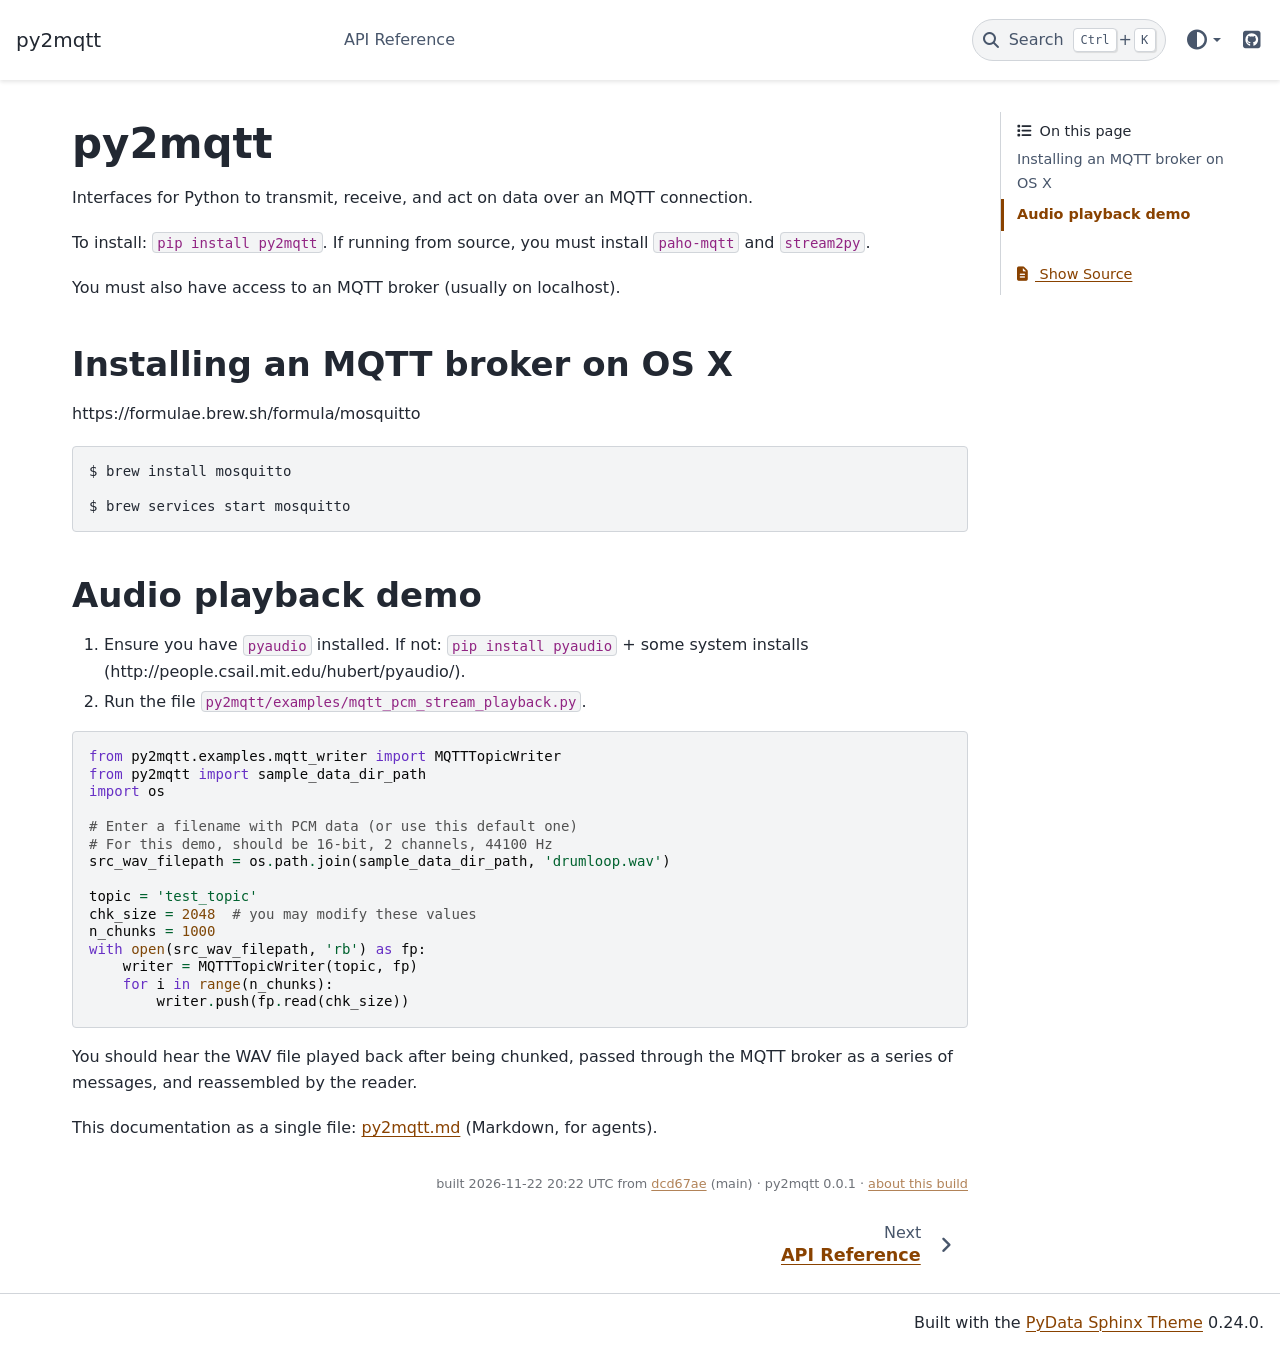
<file: index.html>
<!DOCTYPE html>


<html lang="en" data-content_root="./" >

  <head>
    <meta charset="utf-8" />
    <meta name="viewport" content="width=device-width, initial-scale=1.0" /><meta name="viewport" content="width=device-width, initial-scale=1" />

<link rel="alternate" type="text/markdown" href="index.html.md">
<link rel="describedby" href="llms.txt" type="text/markdown">
<link rel="alternate" type="text/markdown" href="index.html.md">
<link rel="describedby" href="llms.txt">
    <title>py2mqtt &#8212; py2mqtt</title>
  
  
  
  <script data-cfasync="false">
    document.documentElement.dataset.mode = localStorage.getItem("mode") || "";
    document.documentElement.dataset.theme = localStorage.getItem("theme") || "";
  </script>
  <!--
    this give us a css class that will be invisible only if js is disabled
  -->
  <noscript>
    <style>
      .pst-js-only { display: none !important; }

    </style>
  </noscript>
  
  <!-- Loaded before other Sphinx assets -->
  <link href="_static/styles/theme.css?digest=75c7c72ae941e8b558d8" rel="stylesheet" />
<link href="_static/styles/pydata-sphinx-theme.css?digest=75c7c72ae941e8b558d8" rel="stylesheet" />

    <link rel="stylesheet" type="text/css" href="_static/pygments.css?v=d75fae25" />
    <link rel="stylesheet" type="text/css" href="_static/sphinx_autodoc_typehints.css?v=057ac668" />
    <link rel="stylesheet" type="text/css" href="_static/copybutton.css?v=76b2166b" />
    <link rel="stylesheet" type="text/css" href="_static/graphviz.css?v=4ae1632d" />
    <link rel="stylesheet" type="text/css" href="_static/epythet.css?v=68260306" />
  
  <!-- So that users can add custom icons -->
  <script defer src="_static/scripts/fontawesome.js?digest=75c7c72ae941e8b558d8"></script>
  <!-- Pre-loaded scripts that we'll load fully later -->
  <link rel="preload" as="script" href="_static/scripts/bootstrap.js?digest=75c7c72ae941e8b558d8" />
<link rel="preload" as="script" href="_static/scripts/pydata-sphinx-theme.js?digest=75c7c72ae941e8b558d8" />

    <script src="_static/documentation_options.js?v=d45e8c67"></script>
    <script src="_static/doctools.js?v=fd6eb6e6"></script>
    <script src="_static/sphinx_highlight.js?v=6ffebe34"></script>
    <script src="_static/clipboard.min.js?v=a7894cd8"></script>
    <script src="_static/copybutton.js?v=fd10adb8"></script>
    <script>DOCUMENTATION_OPTIONS.pagename = 'index';</script>
    <script>DOCUMENTATION_OPTIONS.search_as_you_type = false;</script>
    <link rel="index" title="Index" href="genindex.html" />
    <link rel="search" title="Search" href="search.html" />
    <link rel="next" title="API Reference" href="api/index.html" />
  <meta name="viewport" content="width=device-width, initial-scale=1"/>
  <meta name="color-scheme" content="light dark"/>
  <meta name="docsearch:language" content="en"/>
  <meta name="docsearch:version" content="0.0.1" />
  
    
    <script src="_static/searchtools.js"></script>
    <script src="_static/language_data.js"></script>
    <script src="searchindex.js"></script>
  
  </head>
  <body data-default-mode="">
  
  
  <div id="pst-skip-link" class="skip-link d-print-none"><a href="#main-content">Skip to main content</a></div>

  
  <div id="pst-scroll-pixel-helper"></div>
  
  <button type="button" class="btn rounded-pill" id="pst-back-to-top">
    <i class="fa-solid fa-arrow-up"></i>Back to top</button>
  
  
  
  
  <dialog id="pst-search-dialog">
    
<form class="bd-search d-flex align-items-center"
      action="search.html"
      method="get">
  <i class="fa-solid fa-magnifying-glass"></i>
  <input type="search"
         class="form-control"
         name="q"
         placeholder="Search the docs ..."
         aria-label="Search the docs ..."
         autocomplete="off"
         autocorrect="off"
         autocapitalize="off"
         spellcheck="false"/>
  <span class="search-button__kbd-shortcut"><kbd class="kbd-shortcut__modifier">Ctrl</kbd>+<kbd>K</kbd></span>
</form>
  </dialog>

  <div class="pst-async-banner-revealer d-none">
  <aside id="bd-header-version-warning" class="d-none d-print-none" aria-label="Version warning"></aside>
</div>

  
    <header id="pst-header" class="bd-header navbar navbar-expand-lg bd-navbar d-print-none">
<div class="bd-header__inner bd-page-width">
  <button type="button" class="pst-navbar-icon sidebar-toggle primary-toggle" aria-label="Site navigation" aria-expanded="false" aria-controls="pst-primary-sidebar-modal">
    <span class="fa-solid fa-bars"></span>
  </button>
  
  
  <div class="col-lg-3 navbar-header-items__start">
    
      <div class="navbar-item">

  
    
  

<a class="navbar-brand logo" href="#">
  
  
  
  
  
  
    <p class="title logo__title">py2mqtt</p>
  
</a></div>
    
  </div>
  
  <div class="col-lg-9 navbar-header-items">
    
    <div class="me-auto navbar-header-items__center">
      
        <div class="navbar-item">
<nav>
  <ul class="bd-navbar-elements navbar-nav">
    
<li class="nav-item ">
  <a class="nav-link nav-internal" href="api/index.html">
    API Reference
  </a>
</li>

  </ul>
</nav></div>
      
    </div>
    
    
    <div class="navbar-header-items__end">
      
        <div class="navbar-item navbar-persistent--container">
          

<button type="button" class="btn search-button-field search-button__button pst-js-only" title="Search" aria-label="Search" data-bs-placement="bottom" data-bs-toggle="tooltip">
 <i class="fa-solid fa-magnifying-glass"></i>
 <span class="search-button__default-text">Search</span>
 <span class="search-button__kbd-shortcut"><kbd class="kbd-shortcut__modifier">Ctrl</kbd>+<kbd class="kbd-shortcut__modifier">K</kbd></span>
</button>
        </div>
      
      
        <div class="navbar-item">

<div class="theme-switch-container dropdown pst-js-only" data-bs-toggle="tooltip" data-bs-placement="bottom" title="Color mode">
  <button type="button" class="btn btn-sm nav-link pst-navbar-icon theme-switch-button dropdown-toggle" aria-label="Color mode" data-bs-toggle="dropdown">
    <i class="theme-switch fa-solid fa-sun fa-lg" data-mode="light" title="Light"></i>
    <i class="theme-switch fa-solid fa-moon fa-lg" data-mode="dark" title="Dark"></i>
    <i class="theme-switch fa-solid fa-circle-half-stroke fa-lg" data-mode="auto" title="System Settings"></i>
  </button>
  <ul class="dropdown-menu dropdown-menu-end">
    <li><button type="button" class="dropdown-item d-flex align-items-center theme-change-button" data-mode="auto"><i class="fa-solid fa-circle-half-stroke fa-lg me-1"></i>System Settings</button></li>
    <li><button type="button" class="dropdown-item d-flex align-items-center theme-change-button" data-mode="light"><i class="fa-solid fa-sun fa-lg me-1"></i>Light</button></li>
    <li><button type="button" class="dropdown-item d-flex align-items-center theme-change-button" data-mode="dark"><i class="fa-solid fa-moon fa-lg me-1"></i>Dark</button></li>
  </ul>
</div></div>
      
        <div class="navbar-item"><ul class="navbar-icon-links"
    aria-label="Icon Links">
        <li class="nav-item">
          
          
          
          
          
          
          
          
          <a href="https://github.com/i2mint/py2mqtt" title="GitHub" class="nav-link pst-navbar-icon" rel="noopener" target="_blank" data-bs-toggle="tooltip" data-bs-placement="bottom"><i class="fa-brands fa-square-github fa-lg" aria-hidden="true"></i><span class="visually-hidden">GitHub</span></a>
        </li>
</ul></div>
      
    </div>
    
  </div>
  
  
    <div class="navbar-persistent--mobile">

<button type="button" class="btn search-button-field search-button__button pst-js-only" title="Search" aria-label="Search" data-bs-placement="bottom" data-bs-toggle="tooltip">
 <i class="fa-solid fa-magnifying-glass"></i>
 <span class="search-button__default-text">Search</span>
 <span class="search-button__kbd-shortcut"><kbd class="kbd-shortcut__modifier">Ctrl</kbd>+<kbd class="kbd-shortcut__modifier">K</kbd></span>
</button>
    </div>
  

  
    <button type="button" class="pst-navbar-icon sidebar-toggle secondary-toggle" aria-label="On this page" aria-expanded="false" aria-controls="pst-secondary-sidebar-modal">
      <span class="fa-solid fa-outdent"></span>
    </button>
  
</div>

    </header>
  

  <div class="bd-container">
    <div class="bd-container__inner bd-page-width">
      
      
      
        
      
      <dialog id="pst-primary-sidebar-modal" tabindex="-1"></dialog>
      <div id="pst-primary-sidebar" class="bd-sidebar-primary bd-sidebar hide-on-wide">
        

  
  <div class="sidebar-header-items sidebar-primary__section">
    
    
      <div class="sidebar-header-items__center">
        
          
          
            <div class="navbar-item">
<nav>
  <ul class="bd-navbar-elements navbar-nav">
    
<li class="nav-item ">
  <a class="nav-link nav-internal" href="api/index.html">
    API Reference
  </a>
</li>

  </ul>
</nav></div>
          
        
      </div>
    
    
    
      <div class="sidebar-header-items__end">
        
          <div class="navbar-item">

<div class="theme-switch-container dropdown pst-js-only" data-bs-toggle="tooltip" data-bs-placement="bottom" title="Color mode">
  <button type="button" class="btn btn-sm nav-link pst-navbar-icon theme-switch-button dropdown-toggle" aria-label="Color mode" data-bs-toggle="dropdown">
    <i class="theme-switch fa-solid fa-sun fa-lg" data-mode="light" title="Light"></i>
    <i class="theme-switch fa-solid fa-moon fa-lg" data-mode="dark" title="Dark"></i>
    <i class="theme-switch fa-solid fa-circle-half-stroke fa-lg" data-mode="auto" title="System Settings"></i>
  </button>
  <ul class="dropdown-menu dropdown-menu-end">
    <li><button type="button" class="dropdown-item d-flex align-items-center theme-change-button" data-mode="auto"><i class="fa-solid fa-circle-half-stroke fa-lg me-1"></i>System Settings</button></li>
    <li><button type="button" class="dropdown-item d-flex align-items-center theme-change-button" data-mode="light"><i class="fa-solid fa-sun fa-lg me-1"></i>Light</button></li>
    <li><button type="button" class="dropdown-item d-flex align-items-center theme-change-button" data-mode="dark"><i class="fa-solid fa-moon fa-lg me-1"></i>Dark</button></li>
  </ul>
</div></div>
        
          <div class="navbar-item"><ul class="navbar-icon-links"
    aria-label="Icon Links">
        <li class="nav-item">
          
          
          
          
          
          
          
          
          <a href="https://github.com/i2mint/py2mqtt" title="GitHub" class="nav-link pst-navbar-icon" rel="noopener" target="_blank" data-bs-toggle="tooltip" data-bs-placement="bottom"><i class="fa-brands fa-square-github fa-lg" aria-hidden="true"></i><span class="visually-hidden">GitHub</span></a>
        </li>
</ul></div>
        
      </div>
    
  </div>
  
  
  <div class="sidebar-primary-items__end sidebar-primary__section">
      <div class="sidebar-primary-item">
<div id="ethical-ad-placement"
      class="flat"
      data-ea-publisher="readthedocs"
      data-ea-type="readthedocs-sidebar"
      data-ea-manual="true">
</div></div>
  </div>


      </div>
      
      <main id="main-content" class="bd-main" role="main">
        
        
          <div class="bd-content">
            <div class="bd-article-container">
              
              <div class="bd-header-article d-print-none"></div>
              
              
              
                
<div id="searchbox"></div>
                <article class="bd-article">
                  
  <!-- generated by epythet -->
<section id="py2mqtt">
<h1>py2mqtt<a class="headerlink" href="#py2mqtt" title="Link to this heading">#</a></h1>
<p>Interfaces for Python to transmit, receive, and act on data over an MQTT connection.</p>
<p>To install:	<code class="docutils literal notranslate"><span class="pre">pip</span> <span class="pre">install</span> <span class="pre">py2mqtt</span></code>.
If running from source, you must install <code class="docutils literal notranslate"><span class="pre">paho-mqtt</span></code> and <code class="docutils literal notranslate"><span class="pre">stream2py</span></code>.</p>
<p>You must also have access to an MQTT broker (usually on localhost).</p>
<section id="installing-an-mqtt-broker-on-os-x">
<h2>Installing an MQTT broker on OS X<a class="headerlink" href="#installing-an-mqtt-broker-on-os-x" title="Link to this heading">#</a></h2>
<p>https://formulae.brew.sh/formula/mosquitto</p>
<div class="highlight-bash notranslate"><div class="highlight"><pre><span></span>$<span class="w"> </span>brew<span class="w"> </span>install<span class="w"> </span>mosquitto

$<span class="w"> </span>brew<span class="w"> </span>services<span class="w"> </span>start<span class="w"> </span>mosquitto
</pre></div>
</div>
</section>
<section id="audio-playback-demo">
<h2>Audio playback demo<a class="headerlink" href="#audio-playback-demo" title="Link to this heading">#</a></h2>
<ol class="arabic simple">
<li><p>Ensure you have <code class="docutils literal notranslate"><span class="pre">pyaudio</span></code> installed. If not: <code class="docutils literal notranslate"><span class="pre">pip</span> <span class="pre">install</span> <span class="pre">pyaudio</span></code> + some system installs (http://people.csail.mit.edu/hubert/pyaudio/).</p></li>
<li><p>Run the file <code class="docutils literal notranslate"><span class="pre">py2mqtt/examples/mqtt_pcm_stream_playback.py</span></code>.</p></li>
</ol>
<div class="highlight-python notranslate"><div class="highlight"><pre><span></span><span class="kn">from</span><span class="w"> </span><span class="nn">py2mqtt.examples.mqtt_writer</span><span class="w"> </span><span class="kn">import</span> <span class="n">MQTTTopicWriter</span>
<span class="kn">from</span><span class="w"> </span><span class="nn">py2mqtt</span><span class="w"> </span><span class="kn">import</span> <span class="n">sample_data_dir_path</span>
<span class="kn">import</span><span class="w"> </span><span class="nn">os</span>

<span class="c1"># Enter a filename with PCM data (or use this default one)</span>
<span class="c1"># For this demo, should be 16-bit, 2 channels, 44100 Hz</span>
<span class="n">src_wav_filepath</span> <span class="o">=</span> <span class="n">os</span><span class="o">.</span><span class="n">path</span><span class="o">.</span><span class="n">join</span><span class="p">(</span><span class="n">sample_data_dir_path</span><span class="p">,</span> <span class="s1">'drumloop.wav'</span><span class="p">)</span>

<span class="n">topic</span> <span class="o">=</span> <span class="s1">'test_topic'</span>
<span class="n">chk_size</span> <span class="o">=</span> <span class="mi">2048</span>  <span class="c1"># you may modify these values</span>
<span class="n">n_chunks</span> <span class="o">=</span> <span class="mi">1000</span>
<span class="k">with</span> <span class="nb">open</span><span class="p">(</span><span class="n">src_wav_filepath</span><span class="p">,</span> <span class="s1">'rb'</span><span class="p">)</span> <span class="k">as</span> <span class="n">fp</span><span class="p">:</span>
    <span class="n">writer</span> <span class="o">=</span> <span class="n">MQTTTopicWriter</span><span class="p">(</span><span class="n">topic</span><span class="p">,</span> <span class="n">fp</span><span class="p">)</span>
    <span class="k">for</span> <span class="n">i</span> <span class="ow">in</span> <span class="nb">range</span><span class="p">(</span><span class="n">n_chunks</span><span class="p">):</span>
        <span class="n">writer</span><span class="o">.</span><span class="n">push</span><span class="p">(</span><span class="n">fp</span><span class="o">.</span><span class="n">read</span><span class="p">(</span><span class="n">chk_size</span><span class="p">))</span>
</pre></div>
</div>
<p>You should hear the WAV file played back after being chunked, passed through the MQTT broker as a series of messages, and reassembled by the reader.</p>
<p class="epythet-aggregates">This documentation as a single file: <a href="py2mqtt.md">py2mqtt.md</a> (Markdown, for agents).</p>
<div class="toctree-wrapper compound">
</div>
</section>
</section>

<p class="epythet-provenance" style="font-size:.8em;opacity:.65;margin-top:2.5em;text-align:right">built 2026-11-22 20:22 UTC from <a href="https://github.com/i2mint/py2mqtt/commit/dcd67ae61ef9dba25e75da76c722f3bf3637d012">dcd67ae</a> (main) · py2mqtt 0.0.1 · <a href="about-this-build.html">about this build</a></p>

                </article>
              
              
              
              
              
                <footer class="prev-next-footer d-print-none">
                  
<div class="prev-next-area">
    <a class="right-next"
       href="api/index.html"
       title="next page">
      <div class="prev-next-info">
        <p class="prev-next-subtitle">next</p>
        <p class="prev-next-title">API Reference</p>
      </div>
      <i class="fa-solid fa-angle-right"></i>
    </a>
</div>
                </footer>
              
            </div>
            
            
              
                <dialog id="pst-secondary-sidebar-modal" tabindex="-1"></dialog>
                <div id="pst-secondary-sidebar" class="bd-sidebar-secondary bd-toc"><div class="sidebar-secondary-items sidebar-secondary__inner">


  <div class="sidebar-secondary-item">
<div
    id="pst-page-navigation-heading-2"
    class="page-toc tocsection onthispage">
    <i class="fa-solid fa-list"></i> On this page
  </div>
  <nav id="pst-page-toc-nav" class="page-toc" aria-labelledby="pst-page-navigation-heading-2">
    <ul class="pst-show_toc_level nav section-nav flex-column">
<li class="toc-h2 nav-item toc-entry"><a class="reference internal nav-link" href="#installing-an-mqtt-broker-on-os-x">Installing an MQTT broker on OS X</a></li>
<li class="toc-h2 nav-item toc-entry"><a class="reference internal nav-link" href="#audio-playback-demo">Audio playback demo</a></li>
</ul>
  </nav></div>

  <div class="sidebar-secondary-item">

  <div class="tocsection sourcelink">
    <a href="_sources/index.md.txt">
      <i class="fa-solid fa-file-lines"></i> Show Source
    </a>
  </div>
</div>

</div></div>
              
            
          </div>
          <footer class="bd-footer-content">
            
          </footer>
        
      </main>
    </div>
  </div>
  
  <!-- Scripts loaded after <body> so the DOM is not blocked -->
  <script defer src="_static/scripts/bootstrap.js?digest=75c7c72ae941e8b558d8"></script>
<script defer src="_static/scripts/pydata-sphinx-theme.js?digest=75c7c72ae941e8b558d8"></script>

  <footer class="bd-footer">
<div class="bd-footer__inner bd-page-width">
  
  
  
    <div class="footer-items__end">
      
        <div class="footer-item">
<p class="theme-version">
  <!-- # L10n: Setting the PST URL as an argument as this does not need to be localized -->
  Built with the <a href="https://pydata-sphinx-theme.readthedocs.io/en/stable/index.html">PyData Sphinx Theme</a> 0.24.0.
</p></div>
      
    </div>
  
</div>

  </footer>
  </body>
</html>
</file>
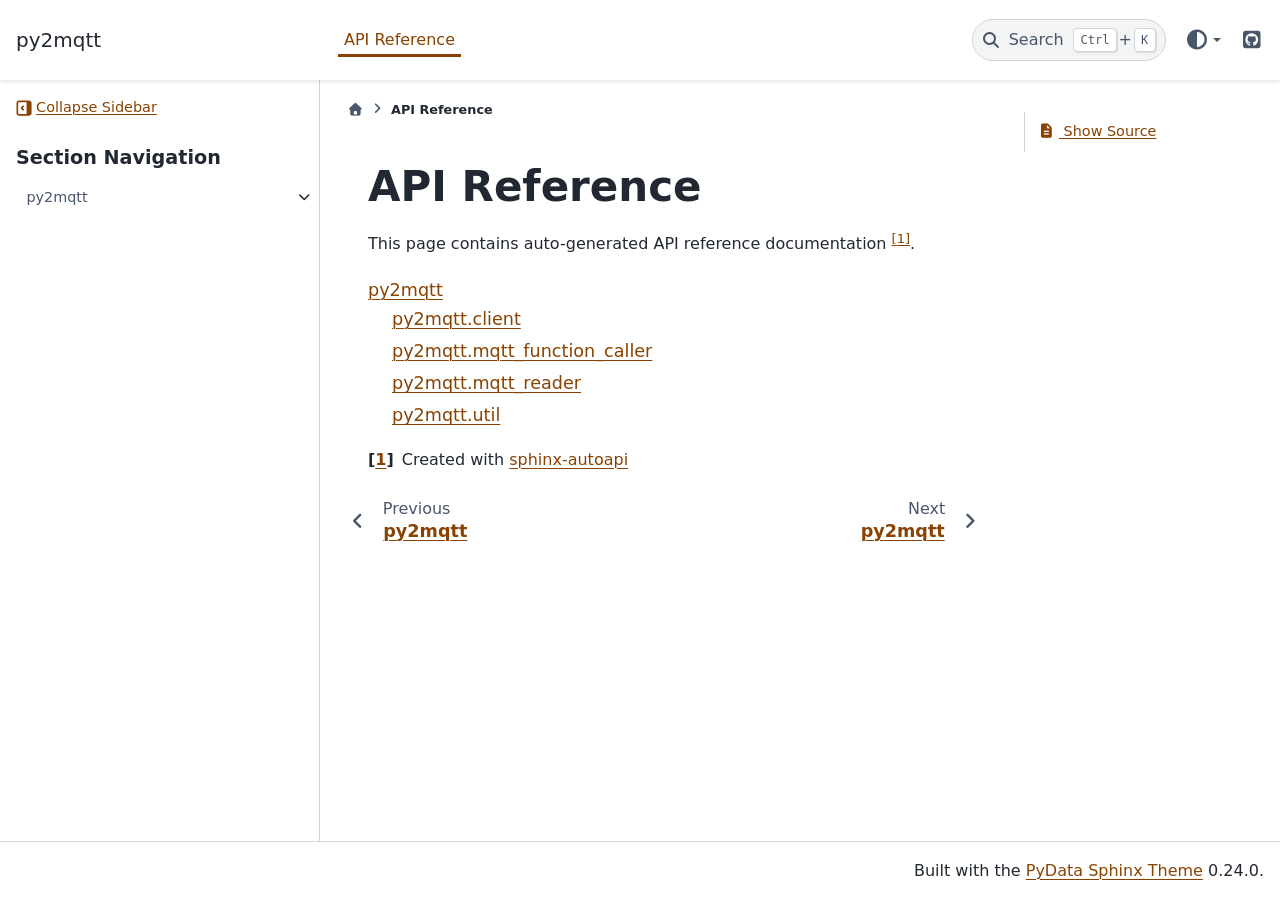
<file: api/index.html>
<!DOCTYPE html>


<html lang="en" data-content_root="../" >

  <head>
    <meta charset="utf-8" />
    <meta name="viewport" content="width=device-width, initial-scale=1.0" /><meta name="viewport" content="width=device-width, initial-scale=1" />

<link rel="alternate" type="text/markdown" href="index.html.md">
<link rel="describedby" href="../llms.txt" type="text/markdown">
<link rel="alternate" type="text/markdown" href="index.html.md">
<link rel="describedby" href="llms.txt">
    <title>API Reference &#8212; py2mqtt</title>
  
  
  
  <script data-cfasync="false">
    document.documentElement.dataset.mode = localStorage.getItem("mode") || "";
    document.documentElement.dataset.theme = localStorage.getItem("theme") || "";
  </script>
  <!--
    this give us a css class that will be invisible only if js is disabled
  -->
  <noscript>
    <style>
      .pst-js-only { display: none !important; }

    </style>
  </noscript>
  
  <!-- Loaded before other Sphinx assets -->
  <link href="../_static/styles/theme.css?digest=75c7c72ae941e8b558d8" rel="stylesheet" />
<link href="../_static/styles/pydata-sphinx-theme.css?digest=75c7c72ae941e8b558d8" rel="stylesheet" />

    <link rel="stylesheet" type="text/css" href="../_static/pygments.css?v=d75fae25" />
    <link rel="stylesheet" type="text/css" href="../_static/sphinx_autodoc_typehints.css?v=057ac668" />
    <link rel="stylesheet" type="text/css" href="../_static/copybutton.css?v=76b2166b" />
    <link rel="stylesheet" type="text/css" href="../_static/graphviz.css?v=4ae1632d" />
    <link rel="stylesheet" type="text/css" href="../_static/epythet.css?v=68260306" />
  
  <!-- So that users can add custom icons -->
  <script defer src="../_static/scripts/fontawesome.js?digest=75c7c72ae941e8b558d8"></script>
  <!-- Pre-loaded scripts that we'll load fully later -->
  <link rel="preload" as="script" href="../_static/scripts/bootstrap.js?digest=75c7c72ae941e8b558d8" />
<link rel="preload" as="script" href="../_static/scripts/pydata-sphinx-theme.js?digest=75c7c72ae941e8b558d8" />

    <script src="../_static/documentation_options.js?v=d45e8c67"></script>
    <script src="../_static/doctools.js?v=fd6eb6e6"></script>
    <script src="../_static/sphinx_highlight.js?v=6ffebe34"></script>
    <script src="../_static/clipboard.min.js?v=a7894cd8"></script>
    <script src="../_static/copybutton.js?v=fd10adb8"></script>
    <script>DOCUMENTATION_OPTIONS.pagename = 'api/index';</script>
    <script>DOCUMENTATION_OPTIONS.search_as_you_type = false;</script>
    <link rel="index" title="Index" href="../genindex.html" />
    <link rel="search" title="Search" href="../search.html" />
    <link rel="next" title="py2mqtt" href="py2mqtt/index.html" />
    <link rel="prev" title="py2mqtt" href="../index.html" />
  <meta name="viewport" content="width=device-width, initial-scale=1"/>
  <meta name="color-scheme" content="light dark"/>
  <meta name="docsearch:language" content="en"/>
  <meta name="docsearch:version" content="0.0.1" />
  
    
    <script src="../_static/searchtools.js"></script>
    <script src="../_static/language_data.js"></script>
    <script src="../searchindex.js"></script>
  
  </head>
  <body data-default-mode="">
  
  
  <div id="pst-skip-link" class="skip-link d-print-none"><a href="#main-content">Skip to main content</a></div>

  
  <div id="pst-scroll-pixel-helper"></div>
  
  <button type="button" class="btn rounded-pill" id="pst-back-to-top">
    <i class="fa-solid fa-arrow-up"></i>Back to top</button>
  
  
  
  
  <dialog id="pst-search-dialog">
    
<form class="bd-search d-flex align-items-center"
      action="../search.html"
      method="get">
  <i class="fa-solid fa-magnifying-glass"></i>
  <input type="search"
         class="form-control"
         name="q"
         placeholder="Search the docs ..."
         aria-label="Search the docs ..."
         autocomplete="off"
         autocorrect="off"
         autocapitalize="off"
         spellcheck="false"/>
  <span class="search-button__kbd-shortcut"><kbd class="kbd-shortcut__modifier">Ctrl</kbd>+<kbd>K</kbd></span>
</form>
  </dialog>

  <div class="pst-async-banner-revealer d-none">
  <aside id="bd-header-version-warning" class="d-none d-print-none" aria-label="Version warning"></aside>
</div>

  
    <header id="pst-header" class="bd-header navbar navbar-expand-lg bd-navbar d-print-none">
<div class="bd-header__inner bd-page-width">
  <button type="button" class="pst-navbar-icon sidebar-toggle primary-toggle" aria-label="Site navigation" aria-expanded="false" aria-controls="pst-primary-sidebar-modal">
    <span class="fa-solid fa-bars"></span>
  </button>
  
  
  <div class="col-lg-3 navbar-header-items__start">
    
      <div class="navbar-item">

  
    
  

<a class="navbar-brand logo" href="../index.html">
  
  
  
  
  
  
    <p class="title logo__title">py2mqtt</p>
  
</a></div>
    
  </div>
  
  <div class="col-lg-9 navbar-header-items">
    
    <div class="me-auto navbar-header-items__center">
      
        <div class="navbar-item">
<nav>
  <ul class="bd-navbar-elements navbar-nav">
    
<li class="nav-item current active">
  <a class="nav-link nav-internal" href="#" aria-current="page">
    API Reference
  </a>
</li>

  </ul>
</nav></div>
      
    </div>
    
    
    <div class="navbar-header-items__end">
      
        <div class="navbar-item navbar-persistent--container">
          

<button type="button" class="btn search-button-field search-button__button pst-js-only" title="Search" aria-label="Search" data-bs-placement="bottom" data-bs-toggle="tooltip">
 <i class="fa-solid fa-magnifying-glass"></i>
 <span class="search-button__default-text">Search</span>
 <span class="search-button__kbd-shortcut"><kbd class="kbd-shortcut__modifier">Ctrl</kbd>+<kbd class="kbd-shortcut__modifier">K</kbd></span>
</button>
        </div>
      
      
        <div class="navbar-item">

<div class="theme-switch-container dropdown pst-js-only" data-bs-toggle="tooltip" data-bs-placement="bottom" title="Color mode">
  <button type="button" class="btn btn-sm nav-link pst-navbar-icon theme-switch-button dropdown-toggle" aria-label="Color mode" data-bs-toggle="dropdown">
    <i class="theme-switch fa-solid fa-sun fa-lg" data-mode="light" title="Light"></i>
    <i class="theme-switch fa-solid fa-moon fa-lg" data-mode="dark" title="Dark"></i>
    <i class="theme-switch fa-solid fa-circle-half-stroke fa-lg" data-mode="auto" title="System Settings"></i>
  </button>
  <ul class="dropdown-menu dropdown-menu-end">
    <li><button type="button" class="dropdown-item d-flex align-items-center theme-change-button" data-mode="auto"><i class="fa-solid fa-circle-half-stroke fa-lg me-1"></i>System Settings</button></li>
    <li><button type="button" class="dropdown-item d-flex align-items-center theme-change-button" data-mode="light"><i class="fa-solid fa-sun fa-lg me-1"></i>Light</button></li>
    <li><button type="button" class="dropdown-item d-flex align-items-center theme-change-button" data-mode="dark"><i class="fa-solid fa-moon fa-lg me-1"></i>Dark</button></li>
  </ul>
</div></div>
      
        <div class="navbar-item"><ul class="navbar-icon-links"
    aria-label="Icon Links">
        <li class="nav-item">
          
          
          
          
          
          
          
          
          <a href="https://github.com/i2mint/py2mqtt" title="GitHub" class="nav-link pst-navbar-icon" rel="noopener" target="_blank" data-bs-toggle="tooltip" data-bs-placement="bottom"><i class="fa-brands fa-square-github fa-lg" aria-hidden="true"></i><span class="visually-hidden">GitHub</span></a>
        </li>
</ul></div>
      
    </div>
    
  </div>
  
  
    <div class="navbar-persistent--mobile">

<button type="button" class="btn search-button-field search-button__button pst-js-only" title="Search" aria-label="Search" data-bs-placement="bottom" data-bs-toggle="tooltip">
 <i class="fa-solid fa-magnifying-glass"></i>
 <span class="search-button__default-text">Search</span>
 <span class="search-button__kbd-shortcut"><kbd class="kbd-shortcut__modifier">Ctrl</kbd>+<kbd class="kbd-shortcut__modifier">K</kbd></span>
</button>
    </div>
  

  
    <button type="button" class="pst-navbar-icon sidebar-toggle secondary-toggle" aria-label="On this page" aria-expanded="false" aria-controls="pst-secondary-sidebar-modal">
      <span class="fa-solid fa-outdent"></span>
    </button>
  
</div>

    </header>
  

  <div class="bd-container">
    <div class="bd-container__inner bd-page-width">
      
      
      
      <dialog id="pst-primary-sidebar-modal" tabindex="-1"></dialog>
      <div id="pst-primary-sidebar" class="bd-sidebar-primary bd-sidebar">
        

  
  <div class="sidebar-header-items sidebar-primary__section">
    
    
      <div class="sidebar-header-items__center">
        
          
          
            <div class="navbar-item">
<nav>
  <ul class="bd-navbar-elements navbar-nav">
    
<li class="nav-item current active">
  <a class="nav-link nav-internal" href="#" aria-current="page">
    API Reference
  </a>
</li>

  </ul>
</nav></div>
          
        
      </div>
    
    
    
      <div class="sidebar-header-items__end">
        
          <div class="navbar-item">

<div class="theme-switch-container dropdown pst-js-only" data-bs-toggle="tooltip" data-bs-placement="bottom" title="Color mode">
  <button type="button" class="btn btn-sm nav-link pst-navbar-icon theme-switch-button dropdown-toggle" aria-label="Color mode" data-bs-toggle="dropdown">
    <i class="theme-switch fa-solid fa-sun fa-lg" data-mode="light" title="Light"></i>
    <i class="theme-switch fa-solid fa-moon fa-lg" data-mode="dark" title="Dark"></i>
    <i class="theme-switch fa-solid fa-circle-half-stroke fa-lg" data-mode="auto" title="System Settings"></i>
  </button>
  <ul class="dropdown-menu dropdown-menu-end">
    <li><button type="button" class="dropdown-item d-flex align-items-center theme-change-button" data-mode="auto"><i class="fa-solid fa-circle-half-stroke fa-lg me-1"></i>System Settings</button></li>
    <li><button type="button" class="dropdown-item d-flex align-items-center theme-change-button" data-mode="light"><i class="fa-solid fa-sun fa-lg me-1"></i>Light</button></li>
    <li><button type="button" class="dropdown-item d-flex align-items-center theme-change-button" data-mode="dark"><i class="fa-solid fa-moon fa-lg me-1"></i>Dark</button></li>
  </ul>
</div></div>
        
          <div class="navbar-item"><ul class="navbar-icon-links"
    aria-label="Icon Links">
        <li class="nav-item">
          
          
          
          
          
          
          
          
          <a href="https://github.com/i2mint/py2mqtt" title="GitHub" class="nav-link pst-navbar-icon" rel="noopener" target="_blank" data-bs-toggle="tooltip" data-bs-placement="bottom"><i class="fa-brands fa-square-github fa-lg" aria-hidden="true"></i><span class="visually-hidden">GitHub</span></a>
        </li>
</ul></div>
        
      </div>
    
  </div>
  
    <div class="sidebar-primary-items__start sidebar-primary__section">
        <div class="sidebar-primary-item pst-sidebar-collapse"><button type="button" id="pst-collapse-sidebar-button" aria-expanded="true" aria-controls="pst-primary-sidebar">
  <svg class="pst-icon" role="img" aria-hidden="true" focusable="false" viewBox="0 0 16 16" xmlns="http://www.w3.org/2000/svg">
    <path fill="currentColor" d="M3 15.5C2.36232 15.5 1.74874 15.2564 1.28478 14.8189C0.820828 14.3815 0.541576 13.7832 0.504167 13.1467L0.5 13L0.5 3C0.499965 2.36232 0.743605 1.74874 1.18107 1.28478C1.61854 0.820828 2.21676 0.541576 2.85333 0.504167L3 0.5L13 0.5C13.6377 0.499965 14.2513 0.743605 14.7152 1.18107C15.1792 1.61854 15.4584 2.21676 15.4958 2.85333L15.5 3L15.5 13C15.5 13.6377 15.2564 14.2513 14.8189 14.7152C14.3815 15.1792 13.7832 15.4584 13.1467 15.4958L13 15.5L3 15.5ZM3 13.8333L10.5 13.8333L10.5 2.16667L3 2.16667C2.79589 2.16669 2.59889 2.24163 2.44636 2.37726C2.29383 2.5129 2.19638 2.69979 2.1725 2.9025L2.16667 3L2.16667 13C2.16669 13.2041 2.24163 13.4011 2.37726 13.5536C2.5129 13.7062 2.69979 13.8036 2.9025 13.8275L3 13.8333ZM6.65583 10.325L6.5775 10.2558L4.91083 8.58917C4.76735 8.44567 4.68116 8.25476 4.66843 8.05223C4.65569 7.84971 4.71729 7.6495 4.84167 7.48917L4.91083 7.41083L6.5775 5.74417C6.72747 5.59471 6.9287 5.50794 7.14032 5.50148C7.35194 5.49502 7.55809 5.56935 7.7169 5.70937C7.8757 5.8494 7.97525 6.04463 7.99533 6.25539C8.01541 6.46616 7.95451 6.67667 7.825 6.84417L7.75583 6.9225L6.67917 8L7.75583 9.0775C7.89931 9.22099 7.98551 9.41191 7.99824 9.61443C8.01097 9.81695 7.94938 10.0172 7.825 10.1775L7.75583 10.2558C7.61234 10.3993 7.42142 10.4855 7.2189 10.4982C7.01638 10.511 6.81617 10.4494 6.65583 10.325Z"/>
  </svg>
  <span class="pst-collapse-sidebar-label">Collapse Sidebar</span>
  <span class="pst-expand-sidebar-label">Expand Sidebar</span>
</button></div>
        <div class="sidebar-primary-item">

<nav class="bd-docs-nav bd-links"
     aria-label="Section Navigation">
  <p class="bd-links__title" role="heading" aria-level="1">Section Navigation</p>
  <div class="bd-toc-item navbar-nav"><ul class="nav bd-sidenav">
<li class="toctree-l1 has-children"><a class="reference internal" href="py2mqtt/index.html">py2mqtt</a><details><summary><span class="toctree-toggle" role="presentation"><i class="fa-solid fa-chevron-down"></i></span></summary><ul>
<li class="toctree-l2"><a class="reference internal" href="py2mqtt/client/index.html">py2mqtt.client</a></li>
<li class="toctree-l2"><a class="reference internal" href="py2mqtt/mqtt_function_caller/index.html">py2mqtt.mqtt_function_caller</a></li>
<li class="toctree-l2"><a class="reference internal" href="py2mqtt/mqtt_reader/index.html">py2mqtt.mqtt_reader</a></li>
<li class="toctree-l2"><a class="reference internal" href="py2mqtt/util/index.html">py2mqtt.util</a></li>
</ul>
</details></li>
</ul>
</div>
</nav></div>
    </div>
  
  
  <div class="sidebar-primary-items__end sidebar-primary__section">
      <div class="sidebar-primary-item">
<div id="ethical-ad-placement"
      class="flat"
      data-ea-publisher="readthedocs"
      data-ea-type="readthedocs-sidebar"
      data-ea-manual="true">
</div></div>
  </div>


      </div>
      
      <main id="main-content" class="bd-main" role="main">
        
        
          <div class="bd-content">
            <div class="bd-article-container">
              
              <div class="bd-header-article d-print-none">
<div class="header-article-items header-article__inner">
  
    <div class="header-article-items__start">
      
        <div class="header-article-item">

<nav aria-label="Breadcrumb" class="d-print-none">
  <ul class="bd-breadcrumbs">
    
    <li class="breadcrumb-item breadcrumb-home">
      <a href="../index.html" class="nav-link" aria-label="Home">
        <i class="fa-solid fa-house"></i>
      </a>
    </li>
    <li class="breadcrumb-item active" aria-current="page"><span class="ellipsis">API Reference</span></li>
  </ul>
</nav>
</div>
      
    </div>
  
  
</div>
</div>
              
              
              
                
<div id="searchbox"></div>
                <article class="bd-article">
                  
  <section id="api-reference">
<h1>API Reference<a class="headerlink" href="#api-reference" title="Link to this heading">#</a></h1>
<p>This page contains auto-generated API reference documentation <a class="footnote-reference brackets" href="#f1" id="id1" role="doc-noteref"><span class="fn-bracket">[</span>1<span class="fn-bracket">]</span></a>.</p>
<div class="toctree-wrapper compound">
<ul>
<li class="toctree-l1"><a class="reference internal" href="py2mqtt/index.html">py2mqtt</a><ul>
<li class="toctree-l2"><a class="reference internal" href="py2mqtt/client/index.html">py2mqtt.client</a></li>
<li class="toctree-l2"><a class="reference internal" href="py2mqtt/mqtt_function_caller/index.html">py2mqtt.mqtt_function_caller</a></li>
<li class="toctree-l2"><a class="reference internal" href="py2mqtt/mqtt_reader/index.html">py2mqtt.mqtt_reader</a></li>
<li class="toctree-l2"><a class="reference internal" href="py2mqtt/util/index.html">py2mqtt.util</a></li>
</ul>
</li>
</ul>
</div>
<aside class="footnote-list brackets">
<aside class="footnote brackets" id="f1" role="doc-footnote">
<span class="label"><span class="fn-bracket">[</span><a role="doc-backlink" href="#id1">1</a><span class="fn-bracket">]</span></span>
<p>Created with <a class="reference external" href="https://github.com/readthedocs/sphinx-autoapi">sphinx-autoapi</a></p>
</aside>
</aside>
</section>


                </article>
              
              
              
              
              
                <footer class="prev-next-footer d-print-none">
                  
<div class="prev-next-area">
    <a class="left-prev"
       href="../index.html"
       title="previous page">
      <i class="fa-solid fa-angle-left"></i>
      <div class="prev-next-info">
        <p class="prev-next-subtitle">previous</p>
        <p class="prev-next-title">py2mqtt</p>
      </div>
    </a>
    <a class="right-next"
       href="py2mqtt/index.html"
       title="next page">
      <div class="prev-next-info">
        <p class="prev-next-subtitle">next</p>
        <p class="prev-next-title">py2mqtt</p>
      </div>
      <i class="fa-solid fa-angle-right"></i>
    </a>
</div>
                </footer>
              
            </div>
            
            
              
                <dialog id="pst-secondary-sidebar-modal" tabindex="-1"></dialog>
                <div id="pst-secondary-sidebar" class="bd-sidebar-secondary bd-toc"><div class="sidebar-secondary-items sidebar-secondary__inner">


  <div class="sidebar-secondary-item">

  <div class="tocsection sourcelink">
    <a href="../_sources/api/index.rst.txt">
      <i class="fa-solid fa-file-lines"></i> Show Source
    </a>
  </div>
</div>

</div></div>
              
            
          </div>
          <footer class="bd-footer-content">
            
          </footer>
        
      </main>
    </div>
  </div>
  
  <!-- Scripts loaded after <body> so the DOM is not blocked -->
  <script defer src="../_static/scripts/bootstrap.js?digest=75c7c72ae941e8b558d8"></script>
<script defer src="../_static/scripts/pydata-sphinx-theme.js?digest=75c7c72ae941e8b558d8"></script>

  <footer class="bd-footer">
<div class="bd-footer__inner bd-page-width">
  
  
  
    <div class="footer-items__end">
      
        <div class="footer-item">
<p class="theme-version">
  <!-- # L10n: Setting the PST URL as an argument as this does not need to be localized -->
  Built with the <a href="https://pydata-sphinx-theme.readthedocs.io/en/stable/index.html">PyData Sphinx Theme</a> 0.24.0.
</p></div>
      
    </div>
  
</div>

  </footer>
  </body>
</html>
</file>
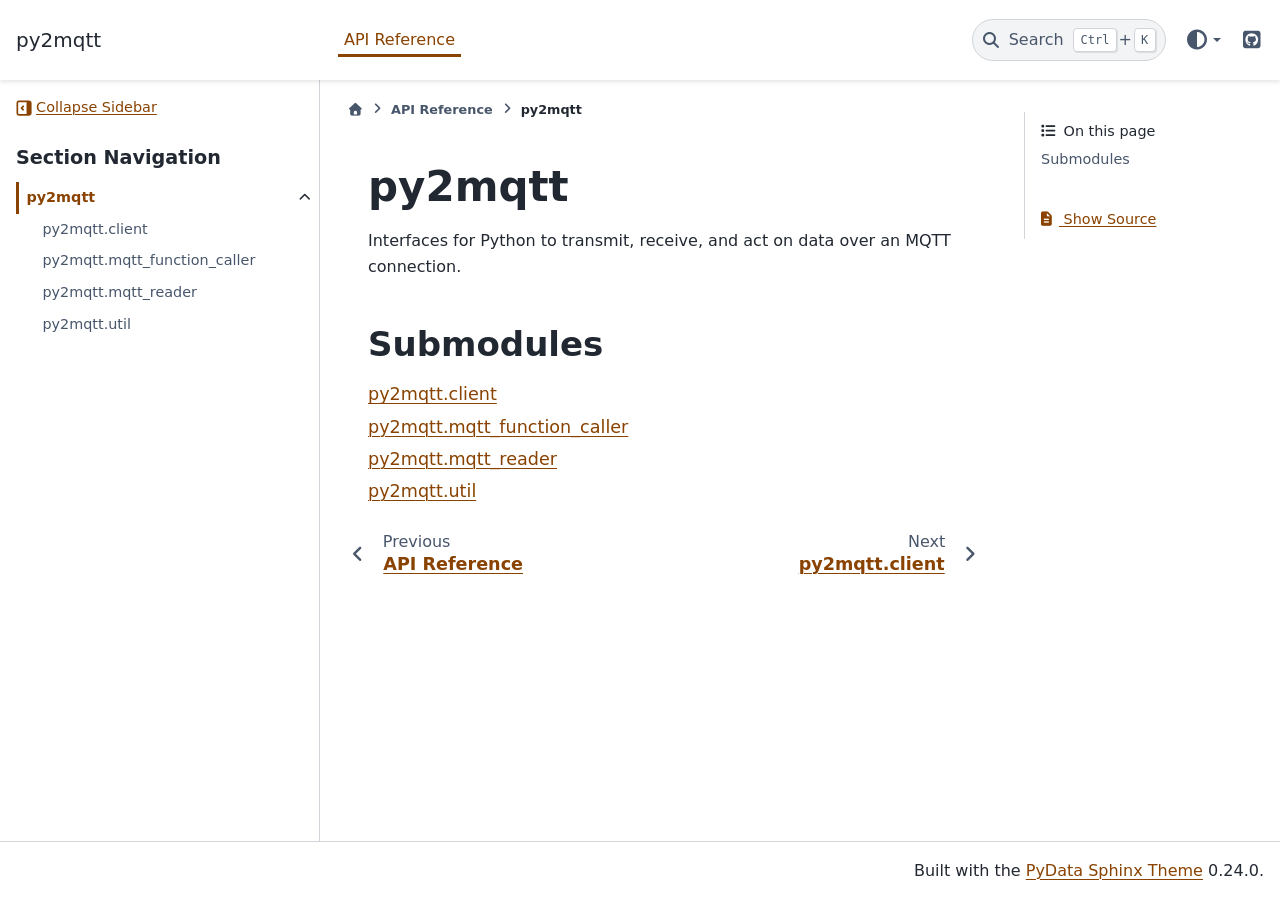
<file: api/py2mqtt/index.html>
<!DOCTYPE html>


<html lang="en" data-content_root="../../" >

  <head>
    <meta charset="utf-8" />
    <meta name="viewport" content="width=device-width, initial-scale=1.0" /><meta name="viewport" content="width=device-width, initial-scale=1" />

<link rel="alternate" type="text/markdown" href="index.html.md">
<link rel="describedby" href="../../llms.txt" type="text/markdown">
<link rel="alternate" type="text/markdown" href="index.html.md">
<link rel="describedby" href="llms.txt">
    <title>py2mqtt &#8212; py2mqtt</title>
  
  
  
  <script data-cfasync="false">
    document.documentElement.dataset.mode = localStorage.getItem("mode") || "";
    document.documentElement.dataset.theme = localStorage.getItem("theme") || "";
  </script>
  <!--
    this give us a css class that will be invisible only if js is disabled
  -->
  <noscript>
    <style>
      .pst-js-only { display: none !important; }

    </style>
  </noscript>
  
  <!-- Loaded before other Sphinx assets -->
  <link href="../../_static/styles/theme.css?digest=75c7c72ae941e8b558d8" rel="stylesheet" />
<link href="../../_static/styles/pydata-sphinx-theme.css?digest=75c7c72ae941e8b558d8" rel="stylesheet" />

    <link rel="stylesheet" type="text/css" href="../../_static/pygments.css?v=d75fae25" />
    <link rel="stylesheet" type="text/css" href="../../_static/sphinx_autodoc_typehints.css?v=057ac668" />
    <link rel="stylesheet" type="text/css" href="../../_static/copybutton.css?v=76b2166b" />
    <link rel="stylesheet" type="text/css" href="../../_static/graphviz.css?v=4ae1632d" />
    <link rel="stylesheet" type="text/css" href="../../_static/epythet.css?v=68260306" />
  
  <!-- So that users can add custom icons -->
  <script defer src="../../_static/scripts/fontawesome.js?digest=75c7c72ae941e8b558d8"></script>
  <!-- Pre-loaded scripts that we'll load fully later -->
  <link rel="preload" as="script" href="../../_static/scripts/bootstrap.js?digest=75c7c72ae941e8b558d8" />
<link rel="preload" as="script" href="../../_static/scripts/pydata-sphinx-theme.js?digest=75c7c72ae941e8b558d8" />

    <script src="../../_static/documentation_options.js?v=d45e8c67"></script>
    <script src="../../_static/doctools.js?v=fd6eb6e6"></script>
    <script src="../../_static/sphinx_highlight.js?v=6ffebe34"></script>
    <script src="../../_static/clipboard.min.js?v=a7894cd8"></script>
    <script src="../../_static/copybutton.js?v=fd10adb8"></script>
    <script>DOCUMENTATION_OPTIONS.pagename = 'api/py2mqtt/index';</script>
    <script>DOCUMENTATION_OPTIONS.search_as_you_type = false;</script>
    <link rel="index" title="Index" href="../../genindex.html" />
    <link rel="search" title="Search" href="../../search.html" />
    <link rel="next" title="py2mqtt.client" href="client/index.html" />
    <link rel="prev" title="API Reference" href="../index.html" />
  <meta name="viewport" content="width=device-width, initial-scale=1"/>
  <meta name="color-scheme" content="light dark"/>
  <meta name="docsearch:language" content="en"/>
  <meta name="docsearch:version" content="0.0.1" />
  
    
    <script src="../../_static/searchtools.js"></script>
    <script src="../../_static/language_data.js"></script>
    <script src="../../searchindex.js"></script>
  
  </head>
  <body data-default-mode="">
  
  
  <div id="pst-skip-link" class="skip-link d-print-none"><a href="#main-content">Skip to main content</a></div>

  
  <div id="pst-scroll-pixel-helper"></div>
  
  <button type="button" class="btn rounded-pill" id="pst-back-to-top">
    <i class="fa-solid fa-arrow-up"></i>Back to top</button>
  
  
  
  
  <dialog id="pst-search-dialog">
    
<form class="bd-search d-flex align-items-center"
      action="../../search.html"
      method="get">
  <i class="fa-solid fa-magnifying-glass"></i>
  <input type="search"
         class="form-control"
         name="q"
         placeholder="Search the docs ..."
         aria-label="Search the docs ..."
         autocomplete="off"
         autocorrect="off"
         autocapitalize="off"
         spellcheck="false"/>
  <span class="search-button__kbd-shortcut"><kbd class="kbd-shortcut__modifier">Ctrl</kbd>+<kbd>K</kbd></span>
</form>
  </dialog>

  <div class="pst-async-banner-revealer d-none">
  <aside id="bd-header-version-warning" class="d-none d-print-none" aria-label="Version warning"></aside>
</div>

  
    <header id="pst-header" class="bd-header navbar navbar-expand-lg bd-navbar d-print-none">
<div class="bd-header__inner bd-page-width">
  <button type="button" class="pst-navbar-icon sidebar-toggle primary-toggle" aria-label="Site navigation" aria-expanded="false" aria-controls="pst-primary-sidebar-modal">
    <span class="fa-solid fa-bars"></span>
  </button>
  
  
  <div class="col-lg-3 navbar-header-items__start">
    
      <div class="navbar-item">

  
    
  

<a class="navbar-brand logo" href="../../index.html">
  
  
  
  
  
  
    <p class="title logo__title">py2mqtt</p>
  
</a></div>
    
  </div>
  
  <div class="col-lg-9 navbar-header-items">
    
    <div class="me-auto navbar-header-items__center">
      
        <div class="navbar-item">
<nav>
  <ul class="bd-navbar-elements navbar-nav">
    
<li class="nav-item current active">
  <a class="nav-link nav-internal" href="../index.html">
    API Reference
  </a>
</li>

  </ul>
</nav></div>
      
    </div>
    
    
    <div class="navbar-header-items__end">
      
        <div class="navbar-item navbar-persistent--container">
          

<button type="button" class="btn search-button-field search-button__button pst-js-only" title="Search" aria-label="Search" data-bs-placement="bottom" data-bs-toggle="tooltip">
 <i class="fa-solid fa-magnifying-glass"></i>
 <span class="search-button__default-text">Search</span>
 <span class="search-button__kbd-shortcut"><kbd class="kbd-shortcut__modifier">Ctrl</kbd>+<kbd class="kbd-shortcut__modifier">K</kbd></span>
</button>
        </div>
      
      
        <div class="navbar-item">

<div class="theme-switch-container dropdown pst-js-only" data-bs-toggle="tooltip" data-bs-placement="bottom" title="Color mode">
  <button type="button" class="btn btn-sm nav-link pst-navbar-icon theme-switch-button dropdown-toggle" aria-label="Color mode" data-bs-toggle="dropdown">
    <i class="theme-switch fa-solid fa-sun fa-lg" data-mode="light" title="Light"></i>
    <i class="theme-switch fa-solid fa-moon fa-lg" data-mode="dark" title="Dark"></i>
    <i class="theme-switch fa-solid fa-circle-half-stroke fa-lg" data-mode="auto" title="System Settings"></i>
  </button>
  <ul class="dropdown-menu dropdown-menu-end">
    <li><button type="button" class="dropdown-item d-flex align-items-center theme-change-button" data-mode="auto"><i class="fa-solid fa-circle-half-stroke fa-lg me-1"></i>System Settings</button></li>
    <li><button type="button" class="dropdown-item d-flex align-items-center theme-change-button" data-mode="light"><i class="fa-solid fa-sun fa-lg me-1"></i>Light</button></li>
    <li><button type="button" class="dropdown-item d-flex align-items-center theme-change-button" data-mode="dark"><i class="fa-solid fa-moon fa-lg me-1"></i>Dark</button></li>
  </ul>
</div></div>
      
        <div class="navbar-item"><ul class="navbar-icon-links"
    aria-label="Icon Links">
        <li class="nav-item">
          
          
          
          
          
          
          
          
          <a href="https://github.com/i2mint/py2mqtt" title="GitHub" class="nav-link pst-navbar-icon" rel="noopener" target="_blank" data-bs-toggle="tooltip" data-bs-placement="bottom"><i class="fa-brands fa-square-github fa-lg" aria-hidden="true"></i><span class="visually-hidden">GitHub</span></a>
        </li>
</ul></div>
      
    </div>
    
  </div>
  
  
    <div class="navbar-persistent--mobile">

<button type="button" class="btn search-button-field search-button__button pst-js-only" title="Search" aria-label="Search" data-bs-placement="bottom" data-bs-toggle="tooltip">
 <i class="fa-solid fa-magnifying-glass"></i>
 <span class="search-button__default-text">Search</span>
 <span class="search-button__kbd-shortcut"><kbd class="kbd-shortcut__modifier">Ctrl</kbd>+<kbd class="kbd-shortcut__modifier">K</kbd></span>
</button>
    </div>
  

  
    <button type="button" class="pst-navbar-icon sidebar-toggle secondary-toggle" aria-label="On this page" aria-expanded="false" aria-controls="pst-secondary-sidebar-modal">
      <span class="fa-solid fa-outdent"></span>
    </button>
  
</div>

    </header>
  

  <div class="bd-container">
    <div class="bd-container__inner bd-page-width">
      
      
      
      <dialog id="pst-primary-sidebar-modal" tabindex="-1"></dialog>
      <div id="pst-primary-sidebar" class="bd-sidebar-primary bd-sidebar">
        

  
  <div class="sidebar-header-items sidebar-primary__section">
    
    
      <div class="sidebar-header-items__center">
        
          
          
            <div class="navbar-item">
<nav>
  <ul class="bd-navbar-elements navbar-nav">
    
<li class="nav-item current active">
  <a class="nav-link nav-internal" href="../index.html">
    API Reference
  </a>
</li>

  </ul>
</nav></div>
          
        
      </div>
    
    
    
      <div class="sidebar-header-items__end">
        
          <div class="navbar-item">

<div class="theme-switch-container dropdown pst-js-only" data-bs-toggle="tooltip" data-bs-placement="bottom" title="Color mode">
  <button type="button" class="btn btn-sm nav-link pst-navbar-icon theme-switch-button dropdown-toggle" aria-label="Color mode" data-bs-toggle="dropdown">
    <i class="theme-switch fa-solid fa-sun fa-lg" data-mode="light" title="Light"></i>
    <i class="theme-switch fa-solid fa-moon fa-lg" data-mode="dark" title="Dark"></i>
    <i class="theme-switch fa-solid fa-circle-half-stroke fa-lg" data-mode="auto" title="System Settings"></i>
  </button>
  <ul class="dropdown-menu dropdown-menu-end">
    <li><button type="button" class="dropdown-item d-flex align-items-center theme-change-button" data-mode="auto"><i class="fa-solid fa-circle-half-stroke fa-lg me-1"></i>System Settings</button></li>
    <li><button type="button" class="dropdown-item d-flex align-items-center theme-change-button" data-mode="light"><i class="fa-solid fa-sun fa-lg me-1"></i>Light</button></li>
    <li><button type="button" class="dropdown-item d-flex align-items-center theme-change-button" data-mode="dark"><i class="fa-solid fa-moon fa-lg me-1"></i>Dark</button></li>
  </ul>
</div></div>
        
          <div class="navbar-item"><ul class="navbar-icon-links"
    aria-label="Icon Links">
        <li class="nav-item">
          
          
          
          
          
          
          
          
          <a href="https://github.com/i2mint/py2mqtt" title="GitHub" class="nav-link pst-navbar-icon" rel="noopener" target="_blank" data-bs-toggle="tooltip" data-bs-placement="bottom"><i class="fa-brands fa-square-github fa-lg" aria-hidden="true"></i><span class="visually-hidden">GitHub</span></a>
        </li>
</ul></div>
        
      </div>
    
  </div>
  
    <div class="sidebar-primary-items__start sidebar-primary__section">
        <div class="sidebar-primary-item pst-sidebar-collapse"><button type="button" id="pst-collapse-sidebar-button" aria-expanded="true" aria-controls="pst-primary-sidebar">
  <svg class="pst-icon" role="img" aria-hidden="true" focusable="false" viewBox="0 0 16 16" xmlns="http://www.w3.org/2000/svg">
    <path fill="currentColor" d="M3 15.5C2.36232 15.5 1.74874 15.2564 1.28478 14.8189C0.820828 14.3815 0.541576 13.7832 0.504167 13.1467L0.5 13L0.5 3C0.499965 2.36232 0.743605 1.74874 1.18107 1.28478C1.61854 0.820828 2.21676 0.541576 2.85333 0.504167L3 0.5L13 0.5C13.6377 0.499965 14.2513 0.743605 14.7152 1.18107C15.1792 1.61854 15.4584 2.21676 15.4958 2.85333L15.5 3L15.5 13C15.5 13.6377 15.2564 14.2513 14.8189 14.7152C14.3815 15.1792 13.7832 15.4584 13.1467 15.4958L13 15.5L3 15.5ZM3 13.8333L10.5 13.8333L10.5 2.16667L3 2.16667C2.79589 2.16669 2.59889 2.24163 2.44636 2.37726C2.29383 2.5129 2.19638 2.69979 2.1725 2.9025L2.16667 3L2.16667 13C2.16669 13.2041 2.24163 13.4011 2.37726 13.5536C2.5129 13.7062 2.69979 13.8036 2.9025 13.8275L3 13.8333ZM6.65583 10.325L6.5775 10.2558L4.91083 8.58917C4.76735 8.44567 4.68116 8.25476 4.66843 8.05223C4.65569 7.84971 4.71729 7.6495 4.84167 7.48917L4.91083 7.41083L6.5775 5.74417C6.72747 5.59471 6.9287 5.50794 7.14032 5.50148C7.35194 5.49502 7.55809 5.56935 7.7169 5.70937C7.8757 5.8494 7.97525 6.04463 7.99533 6.25539C8.01541 6.46616 7.95451 6.67667 7.825 6.84417L7.75583 6.9225L6.67917 8L7.75583 9.0775C7.89931 9.22099 7.98551 9.41191 7.99824 9.61443C8.01097 9.81695 7.94938 10.0172 7.825 10.1775L7.75583 10.2558C7.61234 10.3993 7.42142 10.4855 7.2189 10.4982C7.01638 10.511 6.81617 10.4494 6.65583 10.325Z"/>
  </svg>
  <span class="pst-collapse-sidebar-label">Collapse Sidebar</span>
  <span class="pst-expand-sidebar-label">Expand Sidebar</span>
</button></div>
        <div class="sidebar-primary-item">

<nav class="bd-docs-nav bd-links"
     aria-label="Section Navigation">
  <p class="bd-links__title" role="heading" aria-level="1">Section Navigation</p>
  <div class="bd-toc-item navbar-nav"><ul class="current nav bd-sidenav">
<li class="toctree-l1 current active has-children"><a aria-current="page" class="current reference internal" href="#">py2mqtt</a><details open="open"><summary><span class="toctree-toggle" role="presentation"><i class="fa-solid fa-chevron-down"></i></span></summary><ul>
<li class="toctree-l2"><a class="reference internal" href="client/index.html">py2mqtt.client</a></li>
<li class="toctree-l2"><a class="reference internal" href="mqtt_function_caller/index.html">py2mqtt.mqtt_function_caller</a></li>
<li class="toctree-l2"><a class="reference internal" href="mqtt_reader/index.html">py2mqtt.mqtt_reader</a></li>
<li class="toctree-l2"><a class="reference internal" href="util/index.html">py2mqtt.util</a></li>
</ul>
</details></li>
</ul>
</div>
</nav></div>
    </div>
  
  
  <div class="sidebar-primary-items__end sidebar-primary__section">
      <div class="sidebar-primary-item">
<div id="ethical-ad-placement"
      class="flat"
      data-ea-publisher="readthedocs"
      data-ea-type="readthedocs-sidebar"
      data-ea-manual="true">
</div></div>
  </div>


      </div>
      
      <main id="main-content" class="bd-main" role="main">
        
        
          <div class="bd-content">
            <div class="bd-article-container">
              
              <div class="bd-header-article d-print-none">
<div class="header-article-items header-article__inner">
  
    <div class="header-article-items__start">
      
        <div class="header-article-item">

<nav aria-label="Breadcrumb" class="d-print-none">
  <ul class="bd-breadcrumbs">
    
    <li class="breadcrumb-item breadcrumb-home">
      <a href="../../index.html" class="nav-link" aria-label="Home">
        <i class="fa-solid fa-house"></i>
      </a>
    </li>
    
    <li class="breadcrumb-item"><a href="../index.html" class="nav-link">API Reference</a></li>
    
    <li class="breadcrumb-item active" aria-current="page"><span class="ellipsis">py2mqtt</span></li>
  </ul>
</nav>
</div>
      
    </div>
  
  
</div>
</div>
              
              
              
                
<div id="searchbox"></div>
                <article class="bd-article">
                  
  <section id="module-py2mqtt">
<span id="py2mqtt"></span><h1>py2mqtt<a class="headerlink" href="#module-py2mqtt" title="Link to this heading">#</a></h1>
<p>Interfaces for Python to transmit, receive, and act on data over an MQTT connection.</p>
<section id="submodules">
<h2>Submodules<a class="headerlink" href="#submodules" title="Link to this heading">#</a></h2>
<div class="toctree-wrapper compound">
<ul>
<li class="toctree-l1"><a class="reference internal" href="client/index.html">py2mqtt.client</a></li>
<li class="toctree-l1"><a class="reference internal" href="mqtt_function_caller/index.html">py2mqtt.mqtt_function_caller</a></li>
<li class="toctree-l1"><a class="reference internal" href="mqtt_reader/index.html">py2mqtt.mqtt_reader</a></li>
<li class="toctree-l1"><a class="reference internal" href="util/index.html">py2mqtt.util</a></li>
</ul>
</div>
</section>
</section>


                </article>
              
              
              
              
              
                <footer class="prev-next-footer d-print-none">
                  
<div class="prev-next-area">
    <a class="left-prev"
       href="../index.html"
       title="previous page">
      <i class="fa-solid fa-angle-left"></i>
      <div class="prev-next-info">
        <p class="prev-next-subtitle">previous</p>
        <p class="prev-next-title">API Reference</p>
      </div>
    </a>
    <a class="right-next"
       href="client/index.html"
       title="next page">
      <div class="prev-next-info">
        <p class="prev-next-subtitle">next</p>
        <p class="prev-next-title">py2mqtt.client</p>
      </div>
      <i class="fa-solid fa-angle-right"></i>
    </a>
</div>
                </footer>
              
            </div>
            
            
              
                <dialog id="pst-secondary-sidebar-modal" tabindex="-1"></dialog>
                <div id="pst-secondary-sidebar" class="bd-sidebar-secondary bd-toc"><div class="sidebar-secondary-items sidebar-secondary__inner">


  <div class="sidebar-secondary-item">
<div
    id="pst-page-navigation-heading-2"
    class="page-toc tocsection onthispage">
    <i class="fa-solid fa-list"></i> On this page
  </div>
  <nav id="pst-page-toc-nav" class="page-toc" aria-labelledby="pst-page-navigation-heading-2">
    <ul class="pst-show_toc_level nav section-nav flex-column">
<li class="toc-h2 nav-item toc-entry"><a class="reference internal nav-link" href="#submodules">Submodules</a></li>
</ul>
  </nav></div>

  <div class="sidebar-secondary-item">

  <div class="tocsection sourcelink">
    <a href="../../_sources/api/py2mqtt/index.rst.txt">
      <i class="fa-solid fa-file-lines"></i> Show Source
    </a>
  </div>
</div>

</div></div>
              
            
          </div>
          <footer class="bd-footer-content">
            
          </footer>
        
      </main>
    </div>
  </div>
  
  <!-- Scripts loaded after <body> so the DOM is not blocked -->
  <script defer src="../../_static/scripts/bootstrap.js?digest=75c7c72ae941e8b558d8"></script>
<script defer src="../../_static/scripts/pydata-sphinx-theme.js?digest=75c7c72ae941e8b558d8"></script>

  <footer class="bd-footer">
<div class="bd-footer__inner bd-page-width">
  
  
  
    <div class="footer-items__end">
      
        <div class="footer-item">
<p class="theme-version">
  <!-- # L10n: Setting the PST URL as an argument as this does not need to be localized -->
  Built with the <a href="https://pydata-sphinx-theme.readthedocs.io/en/stable/index.html">PyData Sphinx Theme</a> 0.24.0.
</p></div>
      
    </div>
  
</div>

  </footer>
  </body>
</html>
</file>
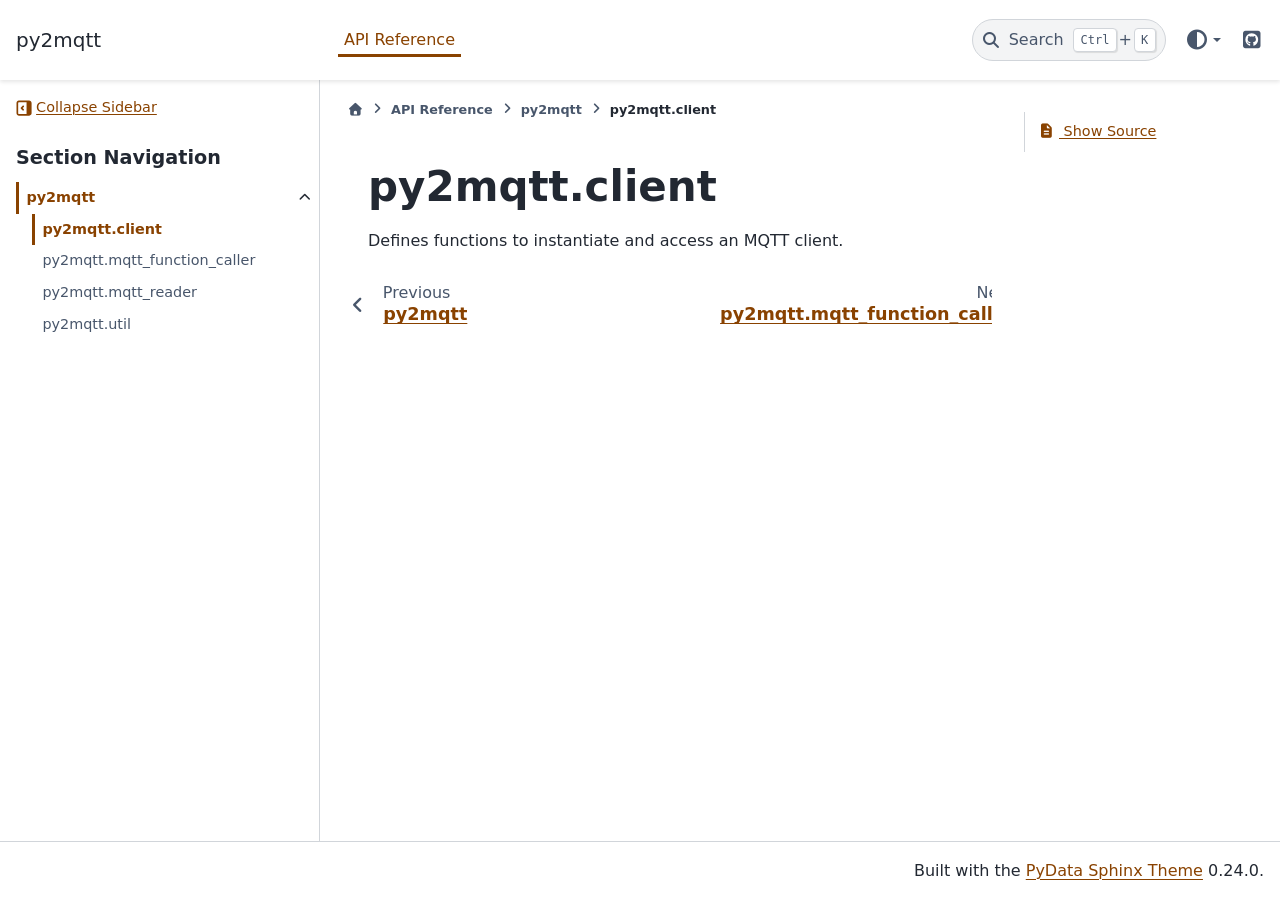
<file: api/py2mqtt/client/index.html>
<!DOCTYPE html>


<html lang="en" data-content_root="../../../" >

  <head>
    <meta charset="utf-8" />
    <meta name="viewport" content="width=device-width, initial-scale=1.0" /><meta name="viewport" content="width=device-width, initial-scale=1" />

<link rel="alternate" type="text/markdown" href="index.html.md">
<link rel="describedby" href="../../../llms.txt" type="text/markdown">
<link rel="alternate" type="text/markdown" href="index.html.md">
<link rel="describedby" href="llms.txt">
    <title>py2mqtt.client &#8212; py2mqtt</title>
  
  
  
  <script data-cfasync="false">
    document.documentElement.dataset.mode = localStorage.getItem("mode") || "";
    document.documentElement.dataset.theme = localStorage.getItem("theme") || "";
  </script>
  <!--
    this give us a css class that will be invisible only if js is disabled
  -->
  <noscript>
    <style>
      .pst-js-only { display: none !important; }

    </style>
  </noscript>
  
  <!-- Loaded before other Sphinx assets -->
  <link href="../../../_static/styles/theme.css?digest=75c7c72ae941e8b558d8" rel="stylesheet" />
<link href="../../../_static/styles/pydata-sphinx-theme.css?digest=75c7c72ae941e8b558d8" rel="stylesheet" />

    <link rel="stylesheet" type="text/css" href="../../../_static/pygments.css?v=d75fae25" />
    <link rel="stylesheet" type="text/css" href="../../../_static/sphinx_autodoc_typehints.css?v=057ac668" />
    <link rel="stylesheet" type="text/css" href="../../../_static/copybutton.css?v=76b2166b" />
    <link rel="stylesheet" type="text/css" href="../../../_static/graphviz.css?v=4ae1632d" />
    <link rel="stylesheet" type="text/css" href="../../../_static/epythet.css?v=68260306" />
  
  <!-- So that users can add custom icons -->
  <script defer src="../../../_static/scripts/fontawesome.js?digest=75c7c72ae941e8b558d8"></script>
  <!-- Pre-loaded scripts that we'll load fully later -->
  <link rel="preload" as="script" href="../../../_static/scripts/bootstrap.js?digest=75c7c72ae941e8b558d8" />
<link rel="preload" as="script" href="../../../_static/scripts/pydata-sphinx-theme.js?digest=75c7c72ae941e8b558d8" />

    <script src="../../../_static/documentation_options.js?v=d45e8c67"></script>
    <script src="../../../_static/doctools.js?v=fd6eb6e6"></script>
    <script src="../../../_static/sphinx_highlight.js?v=6ffebe34"></script>
    <script src="../../../_static/clipboard.min.js?v=a7894cd8"></script>
    <script src="../../../_static/copybutton.js?v=fd10adb8"></script>
    <script>DOCUMENTATION_OPTIONS.pagename = 'api/py2mqtt/client/index';</script>
    <script>DOCUMENTATION_OPTIONS.search_as_you_type = false;</script>
    <link rel="index" title="Index" href="../../../genindex.html" />
    <link rel="search" title="Search" href="../../../search.html" />
    <link rel="next" title="py2mqtt.mqtt_function_caller" href="../mqtt_function_caller/index.html" />
    <link rel="prev" title="py2mqtt" href="../index.html" />
  <meta name="viewport" content="width=device-width, initial-scale=1"/>
  <meta name="color-scheme" content="light dark"/>
  <meta name="docsearch:language" content="en"/>
  <meta name="docsearch:version" content="0.0.1" />
  
    
    <script src="../../../_static/searchtools.js"></script>
    <script src="../../../_static/language_data.js"></script>
    <script src="../../../searchindex.js"></script>
  
  </head>
  <body data-default-mode="">
  
  
  <div id="pst-skip-link" class="skip-link d-print-none"><a href="#main-content">Skip to main content</a></div>

  
  <div id="pst-scroll-pixel-helper"></div>
  
  <button type="button" class="btn rounded-pill" id="pst-back-to-top">
    <i class="fa-solid fa-arrow-up"></i>Back to top</button>
  
  
  
  
  <dialog id="pst-search-dialog">
    
<form class="bd-search d-flex align-items-center"
      action="../../../search.html"
      method="get">
  <i class="fa-solid fa-magnifying-glass"></i>
  <input type="search"
         class="form-control"
         name="q"
         placeholder="Search the docs ..."
         aria-label="Search the docs ..."
         autocomplete="off"
         autocorrect="off"
         autocapitalize="off"
         spellcheck="false"/>
  <span class="search-button__kbd-shortcut"><kbd class="kbd-shortcut__modifier">Ctrl</kbd>+<kbd>K</kbd></span>
</form>
  </dialog>

  <div class="pst-async-banner-revealer d-none">
  <aside id="bd-header-version-warning" class="d-none d-print-none" aria-label="Version warning"></aside>
</div>

  
    <header id="pst-header" class="bd-header navbar navbar-expand-lg bd-navbar d-print-none">
<div class="bd-header__inner bd-page-width">
  <button type="button" class="pst-navbar-icon sidebar-toggle primary-toggle" aria-label="Site navigation" aria-expanded="false" aria-controls="pst-primary-sidebar-modal">
    <span class="fa-solid fa-bars"></span>
  </button>
  
  
  <div class="col-lg-3 navbar-header-items__start">
    
      <div class="navbar-item">

  
    
  

<a class="navbar-brand logo" href="../../../index.html">
  
  
  
  
  
  
    <p class="title logo__title">py2mqtt</p>
  
</a></div>
    
  </div>
  
  <div class="col-lg-9 navbar-header-items">
    
    <div class="me-auto navbar-header-items__center">
      
        <div class="navbar-item">
<nav>
  <ul class="bd-navbar-elements navbar-nav">
    
<li class="nav-item current active">
  <a class="nav-link nav-internal" href="../../index.html">
    API Reference
  </a>
</li>

  </ul>
</nav></div>
      
    </div>
    
    
    <div class="navbar-header-items__end">
      
        <div class="navbar-item navbar-persistent--container">
          

<button type="button" class="btn search-button-field search-button__button pst-js-only" title="Search" aria-label="Search" data-bs-placement="bottom" data-bs-toggle="tooltip">
 <i class="fa-solid fa-magnifying-glass"></i>
 <span class="search-button__default-text">Search</span>
 <span class="search-button__kbd-shortcut"><kbd class="kbd-shortcut__modifier">Ctrl</kbd>+<kbd class="kbd-shortcut__modifier">K</kbd></span>
</button>
        </div>
      
      
        <div class="navbar-item">

<div class="theme-switch-container dropdown pst-js-only" data-bs-toggle="tooltip" data-bs-placement="bottom" title="Color mode">
  <button type="button" class="btn btn-sm nav-link pst-navbar-icon theme-switch-button dropdown-toggle" aria-label="Color mode" data-bs-toggle="dropdown">
    <i class="theme-switch fa-solid fa-sun fa-lg" data-mode="light" title="Light"></i>
    <i class="theme-switch fa-solid fa-moon fa-lg" data-mode="dark" title="Dark"></i>
    <i class="theme-switch fa-solid fa-circle-half-stroke fa-lg" data-mode="auto" title="System Settings"></i>
  </button>
  <ul class="dropdown-menu dropdown-menu-end">
    <li><button type="button" class="dropdown-item d-flex align-items-center theme-change-button" data-mode="auto"><i class="fa-solid fa-circle-half-stroke fa-lg me-1"></i>System Settings</button></li>
    <li><button type="button" class="dropdown-item d-flex align-items-center theme-change-button" data-mode="light"><i class="fa-solid fa-sun fa-lg me-1"></i>Light</button></li>
    <li><button type="button" class="dropdown-item d-flex align-items-center theme-change-button" data-mode="dark"><i class="fa-solid fa-moon fa-lg me-1"></i>Dark</button></li>
  </ul>
</div></div>
      
        <div class="navbar-item"><ul class="navbar-icon-links"
    aria-label="Icon Links">
        <li class="nav-item">
          
          
          
          
          
          
          
          
          <a href="https://github.com/i2mint/py2mqtt" title="GitHub" class="nav-link pst-navbar-icon" rel="noopener" target="_blank" data-bs-toggle="tooltip" data-bs-placement="bottom"><i class="fa-brands fa-square-github fa-lg" aria-hidden="true"></i><span class="visually-hidden">GitHub</span></a>
        </li>
</ul></div>
      
    </div>
    
  </div>
  
  
    <div class="navbar-persistent--mobile">

<button type="button" class="btn search-button-field search-button__button pst-js-only" title="Search" aria-label="Search" data-bs-placement="bottom" data-bs-toggle="tooltip">
 <i class="fa-solid fa-magnifying-glass"></i>
 <span class="search-button__default-text">Search</span>
 <span class="search-button__kbd-shortcut"><kbd class="kbd-shortcut__modifier">Ctrl</kbd>+<kbd class="kbd-shortcut__modifier">K</kbd></span>
</button>
    </div>
  

  
    <button type="button" class="pst-navbar-icon sidebar-toggle secondary-toggle" aria-label="On this page" aria-expanded="false" aria-controls="pst-secondary-sidebar-modal">
      <span class="fa-solid fa-outdent"></span>
    </button>
  
</div>

    </header>
  

  <div class="bd-container">
    <div class="bd-container__inner bd-page-width">
      
      
      
      <dialog id="pst-primary-sidebar-modal" tabindex="-1"></dialog>
      <div id="pst-primary-sidebar" class="bd-sidebar-primary bd-sidebar">
        

  
  <div class="sidebar-header-items sidebar-primary__section">
    
    
      <div class="sidebar-header-items__center">
        
          
          
            <div class="navbar-item">
<nav>
  <ul class="bd-navbar-elements navbar-nav">
    
<li class="nav-item current active">
  <a class="nav-link nav-internal" href="../../index.html">
    API Reference
  </a>
</li>

  </ul>
</nav></div>
          
        
      </div>
    
    
    
      <div class="sidebar-header-items__end">
        
          <div class="navbar-item">

<div class="theme-switch-container dropdown pst-js-only" data-bs-toggle="tooltip" data-bs-placement="bottom" title="Color mode">
  <button type="button" class="btn btn-sm nav-link pst-navbar-icon theme-switch-button dropdown-toggle" aria-label="Color mode" data-bs-toggle="dropdown">
    <i class="theme-switch fa-solid fa-sun fa-lg" data-mode="light" title="Light"></i>
    <i class="theme-switch fa-solid fa-moon fa-lg" data-mode="dark" title="Dark"></i>
    <i class="theme-switch fa-solid fa-circle-half-stroke fa-lg" data-mode="auto" title="System Settings"></i>
  </button>
  <ul class="dropdown-menu dropdown-menu-end">
    <li><button type="button" class="dropdown-item d-flex align-items-center theme-change-button" data-mode="auto"><i class="fa-solid fa-circle-half-stroke fa-lg me-1"></i>System Settings</button></li>
    <li><button type="button" class="dropdown-item d-flex align-items-center theme-change-button" data-mode="light"><i class="fa-solid fa-sun fa-lg me-1"></i>Light</button></li>
    <li><button type="button" class="dropdown-item d-flex align-items-center theme-change-button" data-mode="dark"><i class="fa-solid fa-moon fa-lg me-1"></i>Dark</button></li>
  </ul>
</div></div>
        
          <div class="navbar-item"><ul class="navbar-icon-links"
    aria-label="Icon Links">
        <li class="nav-item">
          
          
          
          
          
          
          
          
          <a href="https://github.com/i2mint/py2mqtt" title="GitHub" class="nav-link pst-navbar-icon" rel="noopener" target="_blank" data-bs-toggle="tooltip" data-bs-placement="bottom"><i class="fa-brands fa-square-github fa-lg" aria-hidden="true"></i><span class="visually-hidden">GitHub</span></a>
        </li>
</ul></div>
        
      </div>
    
  </div>
  
    <div class="sidebar-primary-items__start sidebar-primary__section">
        <div class="sidebar-primary-item pst-sidebar-collapse"><button type="button" id="pst-collapse-sidebar-button" aria-expanded="true" aria-controls="pst-primary-sidebar">
  <svg class="pst-icon" role="img" aria-hidden="true" focusable="false" viewBox="0 0 16 16" xmlns="http://www.w3.org/2000/svg">
    <path fill="currentColor" d="M3 15.5C2.36232 15.5 1.74874 15.2564 1.28478 14.8189C0.820828 14.3815 0.541576 13.7832 0.504167 13.1467L0.5 13L0.5 3C0.499965 2.36232 0.743605 1.74874 1.18107 1.28478C1.61854 0.820828 2.21676 0.541576 2.85333 0.504167L3 0.5L13 0.5C13.6377 0.499965 14.2513 0.743605 14.7152 1.18107C15.1792 1.61854 15.4584 2.21676 15.4958 2.85333L15.5 3L15.5 13C15.5 13.6377 15.2564 14.2513 14.8189 14.7152C14.3815 15.1792 13.7832 15.4584 13.1467 15.4958L13 15.5L3 15.5ZM3 13.8333L10.5 13.8333L10.5 2.16667L3 2.16667C2.79589 2.16669 2.59889 2.24163 2.44636 2.37726C2.29383 2.5129 2.19638 2.69979 2.1725 2.9025L2.16667 3L2.16667 13C2.16669 13.2041 2.24163 13.4011 2.37726 13.5536C2.5129 13.7062 2.69979 13.8036 2.9025 13.8275L3 13.8333ZM6.65583 10.325L6.5775 10.2558L4.91083 8.58917C4.76735 8.44567 4.68116 8.25476 4.66843 8.05223C4.65569 7.84971 4.71729 7.6495 4.84167 7.48917L4.91083 7.41083L6.5775 5.74417C6.72747 5.59471 6.9287 5.50794 7.14032 5.50148C7.35194 5.49502 7.55809 5.56935 7.7169 5.70937C7.8757 5.8494 7.97525 6.04463 7.99533 6.25539C8.01541 6.46616 7.95451 6.67667 7.825 6.84417L7.75583 6.9225L6.67917 8L7.75583 9.0775C7.89931 9.22099 7.98551 9.41191 7.99824 9.61443C8.01097 9.81695 7.94938 10.0172 7.825 10.1775L7.75583 10.2558C7.61234 10.3993 7.42142 10.4855 7.2189 10.4982C7.01638 10.511 6.81617 10.4494 6.65583 10.325Z"/>
  </svg>
  <span class="pst-collapse-sidebar-label">Collapse Sidebar</span>
  <span class="pst-expand-sidebar-label">Expand Sidebar</span>
</button></div>
        <div class="sidebar-primary-item">

<nav class="bd-docs-nav bd-links"
     aria-label="Section Navigation">
  <p class="bd-links__title" role="heading" aria-level="1">Section Navigation</p>
  <div class="bd-toc-item navbar-nav"><ul class="current nav bd-sidenav">
<li class="toctree-l1 current active has-children"><a class="reference internal" href="../index.html">py2mqtt</a><details open="open"><summary><span class="toctree-toggle" role="presentation"><i class="fa-solid fa-chevron-down"></i></span></summary><ul class="current">
<li class="toctree-l2 current active"><a aria-current="page" class="current reference internal" href="#">py2mqtt.client</a></li>
<li class="toctree-l2"><a class="reference internal" href="../mqtt_function_caller/index.html">py2mqtt.mqtt_function_caller</a></li>
<li class="toctree-l2"><a class="reference internal" href="../mqtt_reader/index.html">py2mqtt.mqtt_reader</a></li>
<li class="toctree-l2"><a class="reference internal" href="../util/index.html">py2mqtt.util</a></li>
</ul>
</details></li>
</ul>
</div>
</nav></div>
    </div>
  
  
  <div class="sidebar-primary-items__end sidebar-primary__section">
      <div class="sidebar-primary-item">
<div id="ethical-ad-placement"
      class="flat"
      data-ea-publisher="readthedocs"
      data-ea-type="readthedocs-sidebar"
      data-ea-manual="true">
</div></div>
  </div>


      </div>
      
      <main id="main-content" class="bd-main" role="main">
        
        
          <div class="bd-content">
            <div class="bd-article-container">
              
              <div class="bd-header-article d-print-none">
<div class="header-article-items header-article__inner">
  
    <div class="header-article-items__start">
      
        <div class="header-article-item">

<nav aria-label="Breadcrumb" class="d-print-none">
  <ul class="bd-breadcrumbs">
    
    <li class="breadcrumb-item breadcrumb-home">
      <a href="../../../index.html" class="nav-link" aria-label="Home">
        <i class="fa-solid fa-house"></i>
      </a>
    </li>
    
    <li class="breadcrumb-item"><a href="../../index.html" class="nav-link">API Reference</a></li>
    
    
    <li class="breadcrumb-item"><a href="../index.html" class="nav-link">py2mqtt</a></li>
    
    <li class="breadcrumb-item active" aria-current="page"><span class="ellipsis">py2mqtt.client</span></li>
  </ul>
</nav>
</div>
      
    </div>
  
  
</div>
</div>
              
              
              
                
<div id="searchbox"></div>
                <article class="bd-article">
                  
  <section id="module-py2mqtt.client">
<span id="py2mqtt-client"></span><h1>py2mqtt.client<a class="headerlink" href="#module-py2mqtt.client" title="Link to this heading">#</a></h1>
<p>Defines functions to instantiate and access an MQTT client.</p>
</section>


                </article>
              
              
              
              
              
                <footer class="prev-next-footer d-print-none">
                  
<div class="prev-next-area">
    <a class="left-prev"
       href="../index.html"
       title="previous page">
      <i class="fa-solid fa-angle-left"></i>
      <div class="prev-next-info">
        <p class="prev-next-subtitle">previous</p>
        <p class="prev-next-title">py2mqtt</p>
      </div>
    </a>
    <a class="right-next"
       href="../mqtt_function_caller/index.html"
       title="next page">
      <div class="prev-next-info">
        <p class="prev-next-subtitle">next</p>
        <p class="prev-next-title">py2mqtt.mqtt_function_caller</p>
      </div>
      <i class="fa-solid fa-angle-right"></i>
    </a>
</div>
                </footer>
              
            </div>
            
            
              
                <dialog id="pst-secondary-sidebar-modal" tabindex="-1"></dialog>
                <div id="pst-secondary-sidebar" class="bd-sidebar-secondary bd-toc"><div class="sidebar-secondary-items sidebar-secondary__inner">


  <div class="sidebar-secondary-item">

  <div class="tocsection sourcelink">
    <a href="../../../_sources/api/py2mqtt/client/index.rst.txt">
      <i class="fa-solid fa-file-lines"></i> Show Source
    </a>
  </div>
</div>

</div></div>
              
            
          </div>
          <footer class="bd-footer-content">
            
          </footer>
        
      </main>
    </div>
  </div>
  
  <!-- Scripts loaded after <body> so the DOM is not blocked -->
  <script defer src="../../../_static/scripts/bootstrap.js?digest=75c7c72ae941e8b558d8"></script>
<script defer src="../../../_static/scripts/pydata-sphinx-theme.js?digest=75c7c72ae941e8b558d8"></script>

  <footer class="bd-footer">
<div class="bd-footer__inner bd-page-width">
  
  
  
    <div class="footer-items__end">
      
        <div class="footer-item">
<p class="theme-version">
  <!-- # L10n: Setting the PST URL as an argument as this does not need to be localized -->
  Built with the <a href="https://pydata-sphinx-theme.readthedocs.io/en/stable/index.html">PyData Sphinx Theme</a> 0.24.0.
</p></div>
      
    </div>
  
</div>

  </footer>
  </body>
</html>
</file>
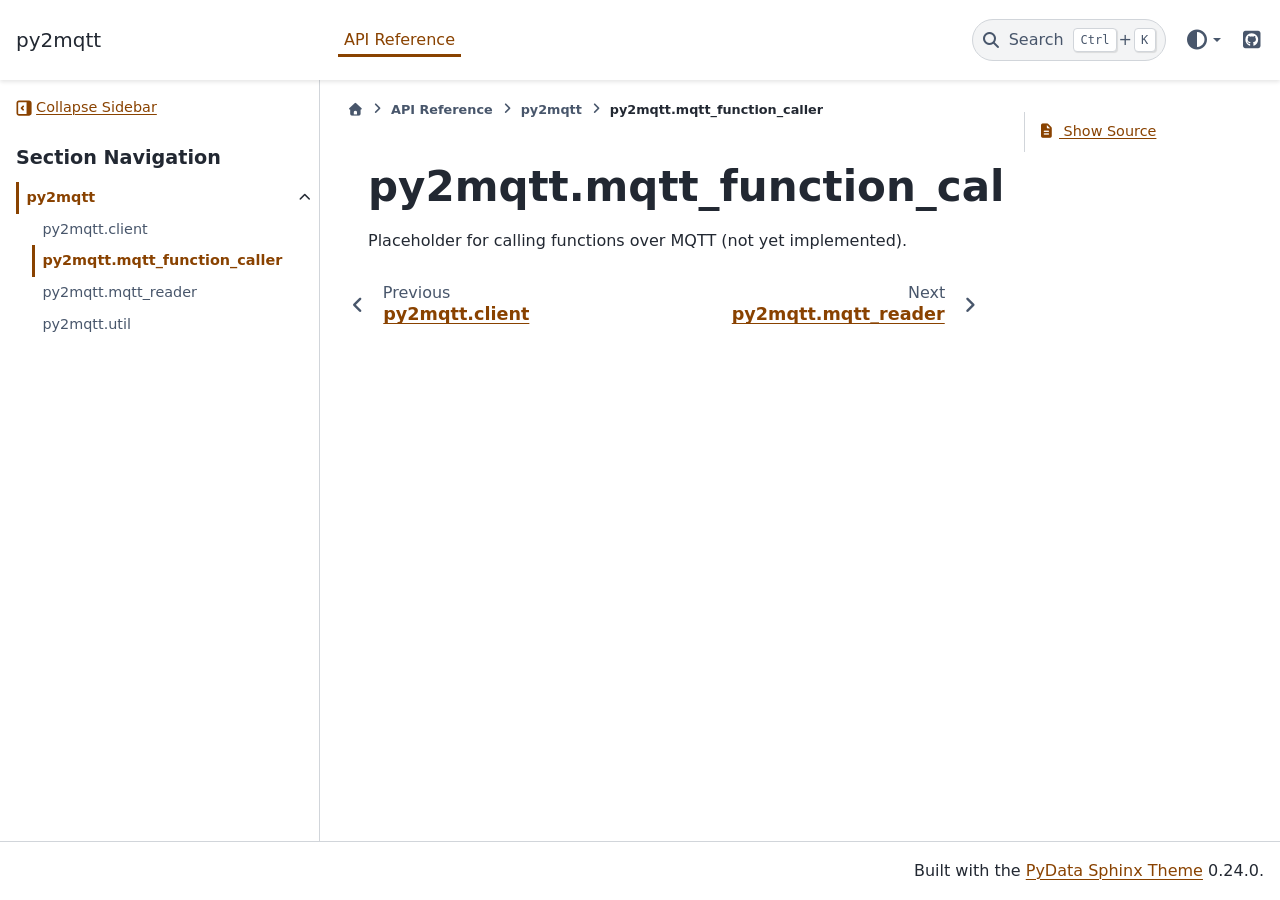
<file: api/py2mqtt/mqtt_function_caller/index.html>
<!DOCTYPE html>


<html lang="en" data-content_root="../../../" >

  <head>
    <meta charset="utf-8" />
    <meta name="viewport" content="width=device-width, initial-scale=1.0" /><meta name="viewport" content="width=device-width, initial-scale=1" />

<link rel="alternate" type="text/markdown" href="index.html.md">
<link rel="describedby" href="../../../llms.txt" type="text/markdown">
<link rel="alternate" type="text/markdown" href="index.html.md">
<link rel="describedby" href="llms.txt">
    <title>py2mqtt.mqtt_function_caller &#8212; py2mqtt</title>
  
  
  
  <script data-cfasync="false">
    document.documentElement.dataset.mode = localStorage.getItem("mode") || "";
    document.documentElement.dataset.theme = localStorage.getItem("theme") || "";
  </script>
  <!--
    this give us a css class that will be invisible only if js is disabled
  -->
  <noscript>
    <style>
      .pst-js-only { display: none !important; }

    </style>
  </noscript>
  
  <!-- Loaded before other Sphinx assets -->
  <link href="../../../_static/styles/theme.css?digest=75c7c72ae941e8b558d8" rel="stylesheet" />
<link href="../../../_static/styles/pydata-sphinx-theme.css?digest=75c7c72ae941e8b558d8" rel="stylesheet" />

    <link rel="stylesheet" type="text/css" href="../../../_static/pygments.css?v=d75fae25" />
    <link rel="stylesheet" type="text/css" href="../../../_static/sphinx_autodoc_typehints.css?v=057ac668" />
    <link rel="stylesheet" type="text/css" href="../../../_static/copybutton.css?v=76b2166b" />
    <link rel="stylesheet" type="text/css" href="../../../_static/graphviz.css?v=4ae1632d" />
    <link rel="stylesheet" type="text/css" href="../../../_static/epythet.css?v=68260306" />
  
  <!-- So that users can add custom icons -->
  <script defer src="../../../_static/scripts/fontawesome.js?digest=75c7c72ae941e8b558d8"></script>
  <!-- Pre-loaded scripts that we'll load fully later -->
  <link rel="preload" as="script" href="../../../_static/scripts/bootstrap.js?digest=75c7c72ae941e8b558d8" />
<link rel="preload" as="script" href="../../../_static/scripts/pydata-sphinx-theme.js?digest=75c7c72ae941e8b558d8" />

    <script src="../../../_static/documentation_options.js?v=d45e8c67"></script>
    <script src="../../../_static/doctools.js?v=fd6eb6e6"></script>
    <script src="../../../_static/sphinx_highlight.js?v=6ffebe34"></script>
    <script src="../../../_static/clipboard.min.js?v=a7894cd8"></script>
    <script src="../../../_static/copybutton.js?v=fd10adb8"></script>
    <script>DOCUMENTATION_OPTIONS.pagename = 'api/py2mqtt/mqtt_function_caller/index';</script>
    <script>DOCUMENTATION_OPTIONS.search_as_you_type = false;</script>
    <link rel="index" title="Index" href="../../../genindex.html" />
    <link rel="search" title="Search" href="../../../search.html" />
    <link rel="next" title="py2mqtt.mqtt_reader" href="../mqtt_reader/index.html" />
    <link rel="prev" title="py2mqtt.client" href="../client/index.html" />
  <meta name="viewport" content="width=device-width, initial-scale=1"/>
  <meta name="color-scheme" content="light dark"/>
  <meta name="docsearch:language" content="en"/>
  <meta name="docsearch:version" content="0.0.1" />
  
    
    <script src="../../../_static/searchtools.js"></script>
    <script src="../../../_static/language_data.js"></script>
    <script src="../../../searchindex.js"></script>
  
  </head>
  <body data-default-mode="">
  
  
  <div id="pst-skip-link" class="skip-link d-print-none"><a href="#main-content">Skip to main content</a></div>

  
  <div id="pst-scroll-pixel-helper"></div>
  
  <button type="button" class="btn rounded-pill" id="pst-back-to-top">
    <i class="fa-solid fa-arrow-up"></i>Back to top</button>
  
  
  
  
  <dialog id="pst-search-dialog">
    
<form class="bd-search d-flex align-items-center"
      action="../../../search.html"
      method="get">
  <i class="fa-solid fa-magnifying-glass"></i>
  <input type="search"
         class="form-control"
         name="q"
         placeholder="Search the docs ..."
         aria-label="Search the docs ..."
         autocomplete="off"
         autocorrect="off"
         autocapitalize="off"
         spellcheck="false"/>
  <span class="search-button__kbd-shortcut"><kbd class="kbd-shortcut__modifier">Ctrl</kbd>+<kbd>K</kbd></span>
</form>
  </dialog>

  <div class="pst-async-banner-revealer d-none">
  <aside id="bd-header-version-warning" class="d-none d-print-none" aria-label="Version warning"></aside>
</div>

  
    <header id="pst-header" class="bd-header navbar navbar-expand-lg bd-navbar d-print-none">
<div class="bd-header__inner bd-page-width">
  <button type="button" class="pst-navbar-icon sidebar-toggle primary-toggle" aria-label="Site navigation" aria-expanded="false" aria-controls="pst-primary-sidebar-modal">
    <span class="fa-solid fa-bars"></span>
  </button>
  
  
  <div class="col-lg-3 navbar-header-items__start">
    
      <div class="navbar-item">

  
    
  

<a class="navbar-brand logo" href="../../../index.html">
  
  
  
  
  
  
    <p class="title logo__title">py2mqtt</p>
  
</a></div>
    
  </div>
  
  <div class="col-lg-9 navbar-header-items">
    
    <div class="me-auto navbar-header-items__center">
      
        <div class="navbar-item">
<nav>
  <ul class="bd-navbar-elements navbar-nav">
    
<li class="nav-item current active">
  <a class="nav-link nav-internal" href="../../index.html">
    API Reference
  </a>
</li>

  </ul>
</nav></div>
      
    </div>
    
    
    <div class="navbar-header-items__end">
      
        <div class="navbar-item navbar-persistent--container">
          

<button type="button" class="btn search-button-field search-button__button pst-js-only" title="Search" aria-label="Search" data-bs-placement="bottom" data-bs-toggle="tooltip">
 <i class="fa-solid fa-magnifying-glass"></i>
 <span class="search-button__default-text">Search</span>
 <span class="search-button__kbd-shortcut"><kbd class="kbd-shortcut__modifier">Ctrl</kbd>+<kbd class="kbd-shortcut__modifier">K</kbd></span>
</button>
        </div>
      
      
        <div class="navbar-item">

<div class="theme-switch-container dropdown pst-js-only" data-bs-toggle="tooltip" data-bs-placement="bottom" title="Color mode">
  <button type="button" class="btn btn-sm nav-link pst-navbar-icon theme-switch-button dropdown-toggle" aria-label="Color mode" data-bs-toggle="dropdown">
    <i class="theme-switch fa-solid fa-sun fa-lg" data-mode="light" title="Light"></i>
    <i class="theme-switch fa-solid fa-moon fa-lg" data-mode="dark" title="Dark"></i>
    <i class="theme-switch fa-solid fa-circle-half-stroke fa-lg" data-mode="auto" title="System Settings"></i>
  </button>
  <ul class="dropdown-menu dropdown-menu-end">
    <li><button type="button" class="dropdown-item d-flex align-items-center theme-change-button" data-mode="auto"><i class="fa-solid fa-circle-half-stroke fa-lg me-1"></i>System Settings</button></li>
    <li><button type="button" class="dropdown-item d-flex align-items-center theme-change-button" data-mode="light"><i class="fa-solid fa-sun fa-lg me-1"></i>Light</button></li>
    <li><button type="button" class="dropdown-item d-flex align-items-center theme-change-button" data-mode="dark"><i class="fa-solid fa-moon fa-lg me-1"></i>Dark</button></li>
  </ul>
</div></div>
      
        <div class="navbar-item"><ul class="navbar-icon-links"
    aria-label="Icon Links">
        <li class="nav-item">
          
          
          
          
          
          
          
          
          <a href="https://github.com/i2mint/py2mqtt" title="GitHub" class="nav-link pst-navbar-icon" rel="noopener" target="_blank" data-bs-toggle="tooltip" data-bs-placement="bottom"><i class="fa-brands fa-square-github fa-lg" aria-hidden="true"></i><span class="visually-hidden">GitHub</span></a>
        </li>
</ul></div>
      
    </div>
    
  </div>
  
  
    <div class="navbar-persistent--mobile">

<button type="button" class="btn search-button-field search-button__button pst-js-only" title="Search" aria-label="Search" data-bs-placement="bottom" data-bs-toggle="tooltip">
 <i class="fa-solid fa-magnifying-glass"></i>
 <span class="search-button__default-text">Search</span>
 <span class="search-button__kbd-shortcut"><kbd class="kbd-shortcut__modifier">Ctrl</kbd>+<kbd class="kbd-shortcut__modifier">K</kbd></span>
</button>
    </div>
  

  
    <button type="button" class="pst-navbar-icon sidebar-toggle secondary-toggle" aria-label="On this page" aria-expanded="false" aria-controls="pst-secondary-sidebar-modal">
      <span class="fa-solid fa-outdent"></span>
    </button>
  
</div>

    </header>
  

  <div class="bd-container">
    <div class="bd-container__inner bd-page-width">
      
      
      
      <dialog id="pst-primary-sidebar-modal" tabindex="-1"></dialog>
      <div id="pst-primary-sidebar" class="bd-sidebar-primary bd-sidebar">
        

  
  <div class="sidebar-header-items sidebar-primary__section">
    
    
      <div class="sidebar-header-items__center">
        
          
          
            <div class="navbar-item">
<nav>
  <ul class="bd-navbar-elements navbar-nav">
    
<li class="nav-item current active">
  <a class="nav-link nav-internal" href="../../index.html">
    API Reference
  </a>
</li>

  </ul>
</nav></div>
          
        
      </div>
    
    
    
      <div class="sidebar-header-items__end">
        
          <div class="navbar-item">

<div class="theme-switch-container dropdown pst-js-only" data-bs-toggle="tooltip" data-bs-placement="bottom" title="Color mode">
  <button type="button" class="btn btn-sm nav-link pst-navbar-icon theme-switch-button dropdown-toggle" aria-label="Color mode" data-bs-toggle="dropdown">
    <i class="theme-switch fa-solid fa-sun fa-lg" data-mode="light" title="Light"></i>
    <i class="theme-switch fa-solid fa-moon fa-lg" data-mode="dark" title="Dark"></i>
    <i class="theme-switch fa-solid fa-circle-half-stroke fa-lg" data-mode="auto" title="System Settings"></i>
  </button>
  <ul class="dropdown-menu dropdown-menu-end">
    <li><button type="button" class="dropdown-item d-flex align-items-center theme-change-button" data-mode="auto"><i class="fa-solid fa-circle-half-stroke fa-lg me-1"></i>System Settings</button></li>
    <li><button type="button" class="dropdown-item d-flex align-items-center theme-change-button" data-mode="light"><i class="fa-solid fa-sun fa-lg me-1"></i>Light</button></li>
    <li><button type="button" class="dropdown-item d-flex align-items-center theme-change-button" data-mode="dark"><i class="fa-solid fa-moon fa-lg me-1"></i>Dark</button></li>
  </ul>
</div></div>
        
          <div class="navbar-item"><ul class="navbar-icon-links"
    aria-label="Icon Links">
        <li class="nav-item">
          
          
          
          
          
          
          
          
          <a href="https://github.com/i2mint/py2mqtt" title="GitHub" class="nav-link pst-navbar-icon" rel="noopener" target="_blank" data-bs-toggle="tooltip" data-bs-placement="bottom"><i class="fa-brands fa-square-github fa-lg" aria-hidden="true"></i><span class="visually-hidden">GitHub</span></a>
        </li>
</ul></div>
        
      </div>
    
  </div>
  
    <div class="sidebar-primary-items__start sidebar-primary__section">
        <div class="sidebar-primary-item pst-sidebar-collapse"><button type="button" id="pst-collapse-sidebar-button" aria-expanded="true" aria-controls="pst-primary-sidebar">
  <svg class="pst-icon" role="img" aria-hidden="true" focusable="false" viewBox="0 0 16 16" xmlns="http://www.w3.org/2000/svg">
    <path fill="currentColor" d="M3 15.5C2.36232 15.5 1.74874 15.2564 1.28478 14.8189C0.820828 14.3815 0.541576 13.7832 0.504167 13.1467L0.5 13L0.5 3C0.499965 2.36232 0.743605 1.74874 1.18107 1.28478C1.61854 0.820828 2.21676 0.541576 2.85333 0.504167L3 0.5L13 0.5C13.6377 0.499965 14.2513 0.743605 14.7152 1.18107C15.1792 1.61854 15.4584 2.21676 15.4958 2.85333L15.5 3L15.5 13C15.5 13.6377 15.2564 14.2513 14.8189 14.7152C14.3815 15.1792 13.7832 15.4584 13.1467 15.4958L13 15.5L3 15.5ZM3 13.8333L10.5 13.8333L10.5 2.16667L3 2.16667C2.79589 2.16669 2.59889 2.24163 2.44636 2.37726C2.29383 2.5129 2.19638 2.69979 2.1725 2.9025L2.16667 3L2.16667 13C2.16669 13.2041 2.24163 13.4011 2.37726 13.5536C2.5129 13.7062 2.69979 13.8036 2.9025 13.8275L3 13.8333ZM6.65583 10.325L6.5775 10.2558L4.91083 8.58917C4.76735 8.44567 4.68116 8.25476 4.66843 8.05223C4.65569 7.84971 4.71729 7.6495 4.84167 7.48917L4.91083 7.41083L6.5775 5.74417C6.72747 5.59471 6.9287 5.50794 7.14032 5.50148C7.35194 5.49502 7.55809 5.56935 7.7169 5.70937C7.8757 5.8494 7.97525 6.04463 7.99533 6.25539C8.01541 6.46616 7.95451 6.67667 7.825 6.84417L7.75583 6.9225L6.67917 8L7.75583 9.0775C7.89931 9.22099 7.98551 9.41191 7.99824 9.61443C8.01097 9.81695 7.94938 10.0172 7.825 10.1775L7.75583 10.2558C7.61234 10.3993 7.42142 10.4855 7.2189 10.4982C7.01638 10.511 6.81617 10.4494 6.65583 10.325Z"/>
  </svg>
  <span class="pst-collapse-sidebar-label">Collapse Sidebar</span>
  <span class="pst-expand-sidebar-label">Expand Sidebar</span>
</button></div>
        <div class="sidebar-primary-item">

<nav class="bd-docs-nav bd-links"
     aria-label="Section Navigation">
  <p class="bd-links__title" role="heading" aria-level="1">Section Navigation</p>
  <div class="bd-toc-item navbar-nav"><ul class="current nav bd-sidenav">
<li class="toctree-l1 current active has-children"><a class="reference internal" href="../index.html">py2mqtt</a><details open="open"><summary><span class="toctree-toggle" role="presentation"><i class="fa-solid fa-chevron-down"></i></span></summary><ul class="current">
<li class="toctree-l2"><a class="reference internal" href="../client/index.html">py2mqtt.client</a></li>
<li class="toctree-l2 current active"><a aria-current="page" class="current reference internal" href="#">py2mqtt.mqtt_function_caller</a></li>
<li class="toctree-l2"><a class="reference internal" href="../mqtt_reader/index.html">py2mqtt.mqtt_reader</a></li>
<li class="toctree-l2"><a class="reference internal" href="../util/index.html">py2mqtt.util</a></li>
</ul>
</details></li>
</ul>
</div>
</nav></div>
    </div>
  
  
  <div class="sidebar-primary-items__end sidebar-primary__section">
      <div class="sidebar-primary-item">
<div id="ethical-ad-placement"
      class="flat"
      data-ea-publisher="readthedocs"
      data-ea-type="readthedocs-sidebar"
      data-ea-manual="true">
</div></div>
  </div>


      </div>
      
      <main id="main-content" class="bd-main" role="main">
        
        
          <div class="bd-content">
            <div class="bd-article-container">
              
              <div class="bd-header-article d-print-none">
<div class="header-article-items header-article__inner">
  
    <div class="header-article-items__start">
      
        <div class="header-article-item">

<nav aria-label="Breadcrumb" class="d-print-none">
  <ul class="bd-breadcrumbs">
    
    <li class="breadcrumb-item breadcrumb-home">
      <a href="../../../index.html" class="nav-link" aria-label="Home">
        <i class="fa-solid fa-house"></i>
      </a>
    </li>
    
    <li class="breadcrumb-item"><a href="../../index.html" class="nav-link">API Reference</a></li>
    
    
    <li class="breadcrumb-item"><a href="../index.html" class="nav-link">py2mqtt</a></li>
    
    <li class="breadcrumb-item active" aria-current="page"><span class="ellipsis">py2mqtt.mqtt_function_caller</span></li>
  </ul>
</nav>
</div>
      
    </div>
  
  
</div>
</div>
              
              
              
                
<div id="searchbox"></div>
                <article class="bd-article">
                  
  <section id="module-py2mqtt.mqtt_function_caller">
<span id="py2mqtt-mqtt-function-caller"></span><h1>py2mqtt.mqtt_function_caller<a class="headerlink" href="#module-py2mqtt.mqtt_function_caller" title="Link to this heading">#</a></h1>
<p>Placeholder for calling functions over MQTT (not yet implemented).</p>
</section>


                </article>
              
              
              
              
              
                <footer class="prev-next-footer d-print-none">
                  
<div class="prev-next-area">
    <a class="left-prev"
       href="../client/index.html"
       title="previous page">
      <i class="fa-solid fa-angle-left"></i>
      <div class="prev-next-info">
        <p class="prev-next-subtitle">previous</p>
        <p class="prev-next-title">py2mqtt.client</p>
      </div>
    </a>
    <a class="right-next"
       href="../mqtt_reader/index.html"
       title="next page">
      <div class="prev-next-info">
        <p class="prev-next-subtitle">next</p>
        <p class="prev-next-title">py2mqtt.mqtt_reader</p>
      </div>
      <i class="fa-solid fa-angle-right"></i>
    </a>
</div>
                </footer>
              
            </div>
            
            
              
                <dialog id="pst-secondary-sidebar-modal" tabindex="-1"></dialog>
                <div id="pst-secondary-sidebar" class="bd-sidebar-secondary bd-toc"><div class="sidebar-secondary-items sidebar-secondary__inner">


  <div class="sidebar-secondary-item">

  <div class="tocsection sourcelink">
    <a href="../../../_sources/api/py2mqtt/mqtt_function_caller/index.rst.txt">
      <i class="fa-solid fa-file-lines"></i> Show Source
    </a>
  </div>
</div>

</div></div>
              
            
          </div>
          <footer class="bd-footer-content">
            
          </footer>
        
      </main>
    </div>
  </div>
  
  <!-- Scripts loaded after <body> so the DOM is not blocked -->
  <script defer src="../../../_static/scripts/bootstrap.js?digest=75c7c72ae941e8b558d8"></script>
<script defer src="../../../_static/scripts/pydata-sphinx-theme.js?digest=75c7c72ae941e8b558d8"></script>

  <footer class="bd-footer">
<div class="bd-footer__inner bd-page-width">
  
  
  
    <div class="footer-items__end">
      
        <div class="footer-item">
<p class="theme-version">
  <!-- # L10n: Setting the PST URL as an argument as this does not need to be localized -->
  Built with the <a href="https://pydata-sphinx-theme.readthedocs.io/en/stable/index.html">PyData Sphinx Theme</a> 0.24.0.
</p></div>
      
    </div>
  
</div>

  </footer>
  </body>
</html>
</file>
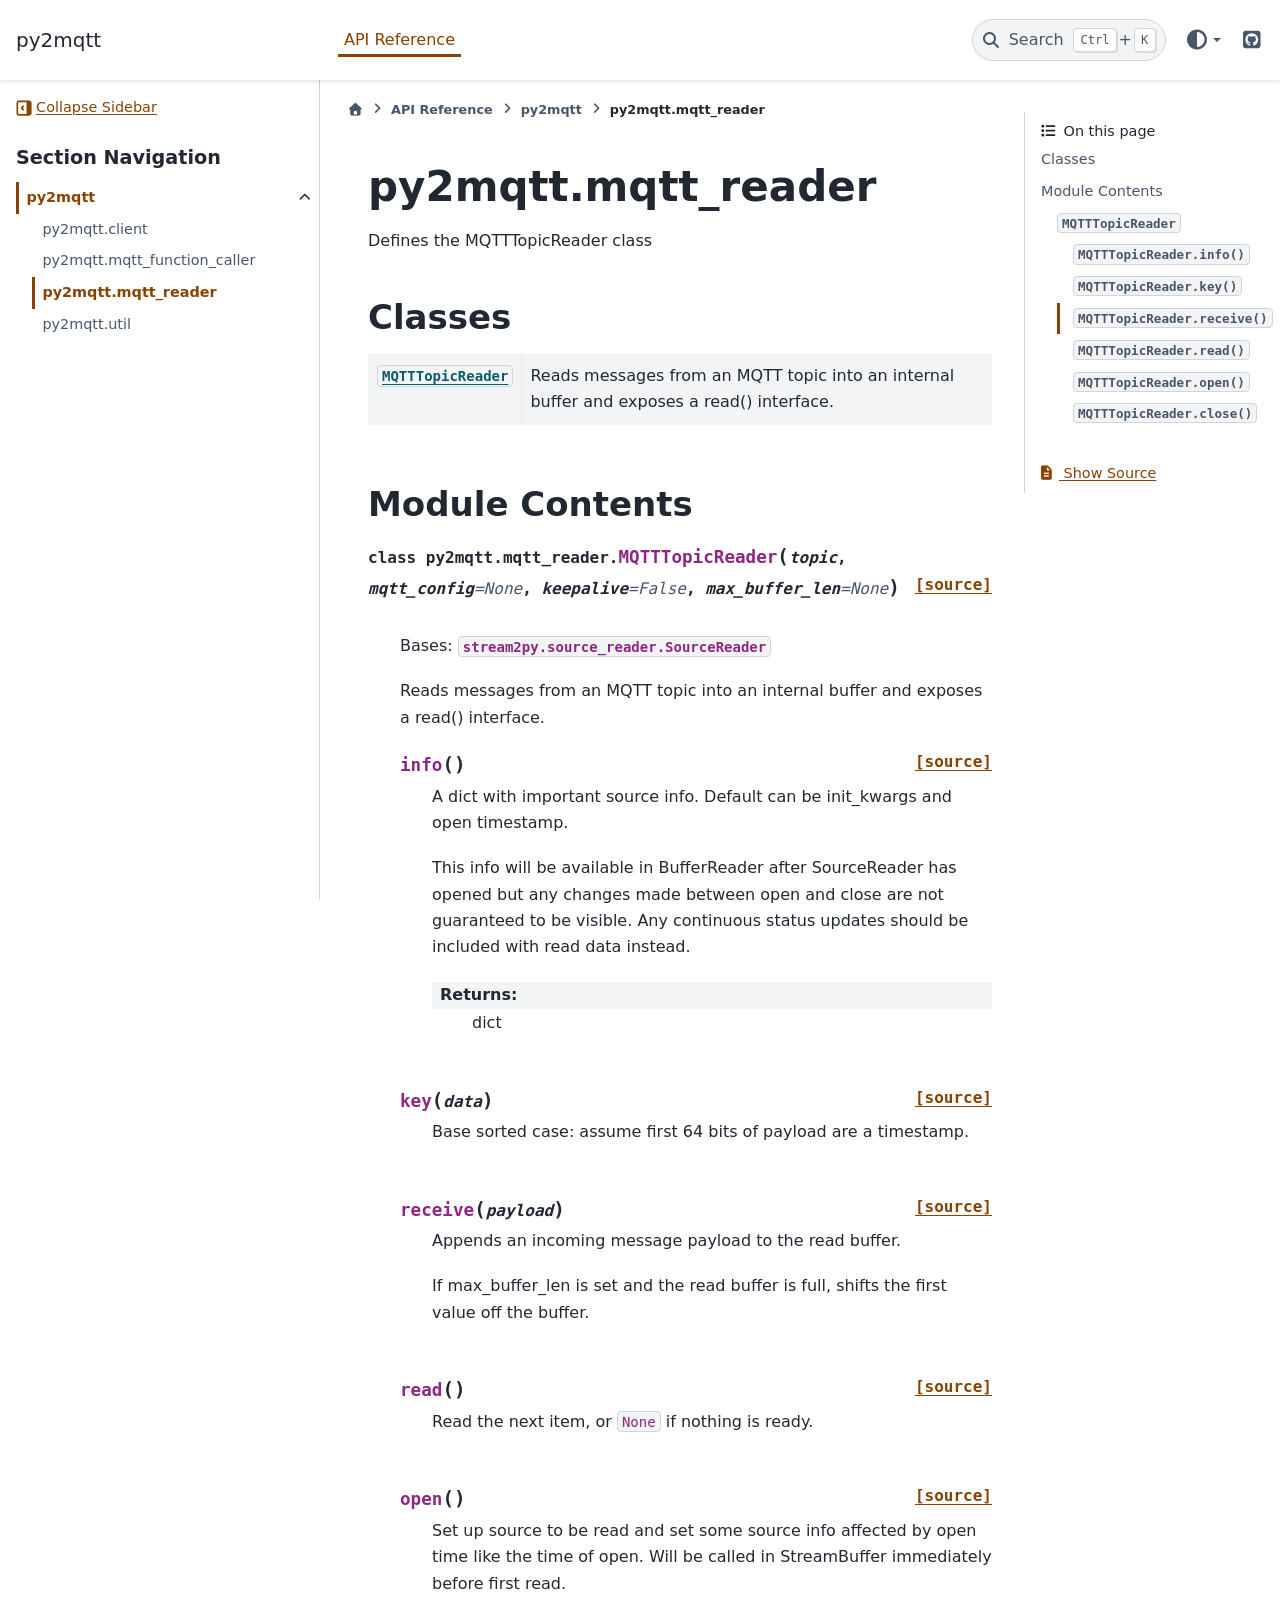
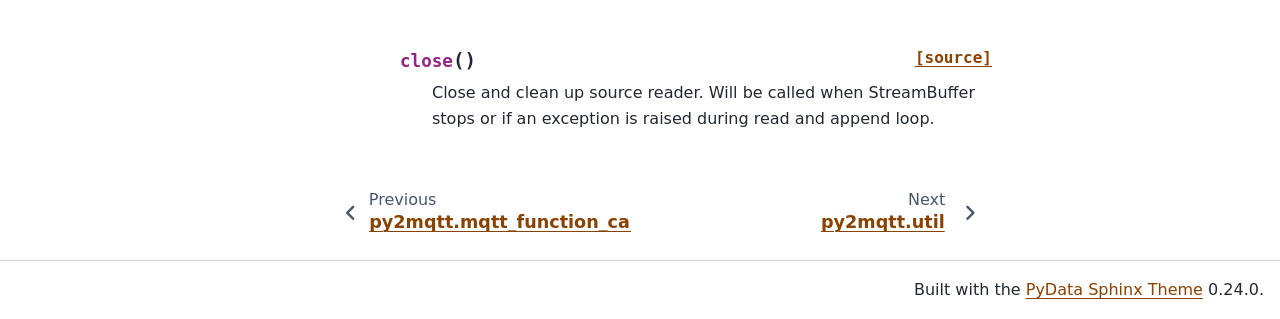
<file: api/py2mqtt/mqtt_reader/index.html>
<!DOCTYPE html>


<html lang="en" data-content_root="../../../" >

  <head>
    <meta charset="utf-8" />
    <meta name="viewport" content="width=device-width, initial-scale=1.0" /><meta name="viewport" content="width=device-width, initial-scale=1" />

<link rel="alternate" type="text/markdown" href="index.html.md">
<link rel="describedby" href="../../../llms.txt" type="text/markdown">
<link rel="alternate" type="text/markdown" href="index.html.md">
<link rel="describedby" href="llms.txt">
    <title>py2mqtt.mqtt_reader &#8212; py2mqtt</title>
  
  
  
  <script data-cfasync="false">
    document.documentElement.dataset.mode = localStorage.getItem("mode") || "";
    document.documentElement.dataset.theme = localStorage.getItem("theme") || "";
  </script>
  <!--
    this give us a css class that will be invisible only if js is disabled
  -->
  <noscript>
    <style>
      .pst-js-only { display: none !important; }

    </style>
  </noscript>
  
  <!-- Loaded before other Sphinx assets -->
  <link href="../../../_static/styles/theme.css?digest=75c7c72ae941e8b558d8" rel="stylesheet" />
<link href="../../../_static/styles/pydata-sphinx-theme.css?digest=75c7c72ae941e8b558d8" rel="stylesheet" />

    <link rel="stylesheet" type="text/css" href="../../../_static/pygments.css?v=d75fae25" />
    <link rel="stylesheet" type="text/css" href="../../../_static/sphinx_autodoc_typehints.css?v=057ac668" />
    <link rel="stylesheet" type="text/css" href="../../../_static/copybutton.css?v=76b2166b" />
    <link rel="stylesheet" type="text/css" href="../../../_static/graphviz.css?v=4ae1632d" />
    <link rel="stylesheet" type="text/css" href="../../../_static/epythet.css?v=68260306" />
  
  <!-- So that users can add custom icons -->
  <script defer src="../../../_static/scripts/fontawesome.js?digest=75c7c72ae941e8b558d8"></script>
  <!-- Pre-loaded scripts that we'll load fully later -->
  <link rel="preload" as="script" href="../../../_static/scripts/bootstrap.js?digest=75c7c72ae941e8b558d8" />
<link rel="preload" as="script" href="../../../_static/scripts/pydata-sphinx-theme.js?digest=75c7c72ae941e8b558d8" />

    <script src="../../../_static/documentation_options.js?v=d45e8c67"></script>
    <script src="../../../_static/doctools.js?v=fd6eb6e6"></script>
    <script src="../../../_static/sphinx_highlight.js?v=6ffebe34"></script>
    <script src="../../../_static/clipboard.min.js?v=a7894cd8"></script>
    <script src="../../../_static/copybutton.js?v=fd10adb8"></script>
    <script>DOCUMENTATION_OPTIONS.pagename = 'api/py2mqtt/mqtt_reader/index';</script>
    <script>DOCUMENTATION_OPTIONS.search_as_you_type = false;</script>
    <link rel="index" title="Index" href="../../../genindex.html" />
    <link rel="search" title="Search" href="../../../search.html" />
    <link rel="next" title="py2mqtt.util" href="../util/index.html" />
    <link rel="prev" title="py2mqtt.mqtt_function_caller" href="../mqtt_function_caller/index.html" />
  <meta name="viewport" content="width=device-width, initial-scale=1"/>
  <meta name="color-scheme" content="light dark"/>
  <meta name="docsearch:language" content="en"/>
  <meta name="docsearch:version" content="0.0.1" />
  
    
    <script src="../../../_static/searchtools.js"></script>
    <script src="../../../_static/language_data.js"></script>
    <script src="../../../searchindex.js"></script>
  
  </head>
  <body data-default-mode="">
  
  
  <div id="pst-skip-link" class="skip-link d-print-none"><a href="#main-content">Skip to main content</a></div>

  
  <div id="pst-scroll-pixel-helper"></div>
  
  <button type="button" class="btn rounded-pill" id="pst-back-to-top">
    <i class="fa-solid fa-arrow-up"></i>Back to top</button>
  
  
  
  
  <dialog id="pst-search-dialog">
    
<form class="bd-search d-flex align-items-center"
      action="../../../search.html"
      method="get">
  <i class="fa-solid fa-magnifying-glass"></i>
  <input type="search"
         class="form-control"
         name="q"
         placeholder="Search the docs ..."
         aria-label="Search the docs ..."
         autocomplete="off"
         autocorrect="off"
         autocapitalize="off"
         spellcheck="false"/>
  <span class="search-button__kbd-shortcut"><kbd class="kbd-shortcut__modifier">Ctrl</kbd>+<kbd>K</kbd></span>
</form>
  </dialog>

  <div class="pst-async-banner-revealer d-none">
  <aside id="bd-header-version-warning" class="d-none d-print-none" aria-label="Version warning"></aside>
</div>

  
    <header id="pst-header" class="bd-header navbar navbar-expand-lg bd-navbar d-print-none">
<div class="bd-header__inner bd-page-width">
  <button type="button" class="pst-navbar-icon sidebar-toggle primary-toggle" aria-label="Site navigation" aria-expanded="false" aria-controls="pst-primary-sidebar-modal">
    <span class="fa-solid fa-bars"></span>
  </button>
  
  
  <div class="col-lg-3 navbar-header-items__start">
    
      <div class="navbar-item">

  
    
  

<a class="navbar-brand logo" href="../../../index.html">
  
  
  
  
  
  
    <p class="title logo__title">py2mqtt</p>
  
</a></div>
    
  </div>
  
  <div class="col-lg-9 navbar-header-items">
    
    <div class="me-auto navbar-header-items__center">
      
        <div class="navbar-item">
<nav>
  <ul class="bd-navbar-elements navbar-nav">
    
<li class="nav-item current active">
  <a class="nav-link nav-internal" href="../../index.html">
    API Reference
  </a>
</li>

  </ul>
</nav></div>
      
    </div>
    
    
    <div class="navbar-header-items__end">
      
        <div class="navbar-item navbar-persistent--container">
          

<button type="button" class="btn search-button-field search-button__button pst-js-only" title="Search" aria-label="Search" data-bs-placement="bottom" data-bs-toggle="tooltip">
 <i class="fa-solid fa-magnifying-glass"></i>
 <span class="search-button__default-text">Search</span>
 <span class="search-button__kbd-shortcut"><kbd class="kbd-shortcut__modifier">Ctrl</kbd>+<kbd class="kbd-shortcut__modifier">K</kbd></span>
</button>
        </div>
      
      
        <div class="navbar-item">

<div class="theme-switch-container dropdown pst-js-only" data-bs-toggle="tooltip" data-bs-placement="bottom" title="Color mode">
  <button type="button" class="btn btn-sm nav-link pst-navbar-icon theme-switch-button dropdown-toggle" aria-label="Color mode" data-bs-toggle="dropdown">
    <i class="theme-switch fa-solid fa-sun fa-lg" data-mode="light" title="Light"></i>
    <i class="theme-switch fa-solid fa-moon fa-lg" data-mode="dark" title="Dark"></i>
    <i class="theme-switch fa-solid fa-circle-half-stroke fa-lg" data-mode="auto" title="System Settings"></i>
  </button>
  <ul class="dropdown-menu dropdown-menu-end">
    <li><button type="button" class="dropdown-item d-flex align-items-center theme-change-button" data-mode="auto"><i class="fa-solid fa-circle-half-stroke fa-lg me-1"></i>System Settings</button></li>
    <li><button type="button" class="dropdown-item d-flex align-items-center theme-change-button" data-mode="light"><i class="fa-solid fa-sun fa-lg me-1"></i>Light</button></li>
    <li><button type="button" class="dropdown-item d-flex align-items-center theme-change-button" data-mode="dark"><i class="fa-solid fa-moon fa-lg me-1"></i>Dark</button></li>
  </ul>
</div></div>
      
        <div class="navbar-item"><ul class="navbar-icon-links"
    aria-label="Icon Links">
        <li class="nav-item">
          
          
          
          
          
          
          
          
          <a href="https://github.com/i2mint/py2mqtt" title="GitHub" class="nav-link pst-navbar-icon" rel="noopener" target="_blank" data-bs-toggle="tooltip" data-bs-placement="bottom"><i class="fa-brands fa-square-github fa-lg" aria-hidden="true"></i><span class="visually-hidden">GitHub</span></a>
        </li>
</ul></div>
      
    </div>
    
  </div>
  
  
    <div class="navbar-persistent--mobile">

<button type="button" class="btn search-button-field search-button__button pst-js-only" title="Search" aria-label="Search" data-bs-placement="bottom" data-bs-toggle="tooltip">
 <i class="fa-solid fa-magnifying-glass"></i>
 <span class="search-button__default-text">Search</span>
 <span class="search-button__kbd-shortcut"><kbd class="kbd-shortcut__modifier">Ctrl</kbd>+<kbd class="kbd-shortcut__modifier">K</kbd></span>
</button>
    </div>
  

  
    <button type="button" class="pst-navbar-icon sidebar-toggle secondary-toggle" aria-label="On this page" aria-expanded="false" aria-controls="pst-secondary-sidebar-modal">
      <span class="fa-solid fa-outdent"></span>
    </button>
  
</div>

    </header>
  

  <div class="bd-container">
    <div class="bd-container__inner bd-page-width">
      
      
      
      <dialog id="pst-primary-sidebar-modal" tabindex="-1"></dialog>
      <div id="pst-primary-sidebar" class="bd-sidebar-primary bd-sidebar">
        

  
  <div class="sidebar-header-items sidebar-primary__section">
    
    
      <div class="sidebar-header-items__center">
        
          
          
            <div class="navbar-item">
<nav>
  <ul class="bd-navbar-elements navbar-nav">
    
<li class="nav-item current active">
  <a class="nav-link nav-internal" href="../../index.html">
    API Reference
  </a>
</li>

  </ul>
</nav></div>
          
        
      </div>
    
    
    
      <div class="sidebar-header-items__end">
        
          <div class="navbar-item">

<div class="theme-switch-container dropdown pst-js-only" data-bs-toggle="tooltip" data-bs-placement="bottom" title="Color mode">
  <button type="button" class="btn btn-sm nav-link pst-navbar-icon theme-switch-button dropdown-toggle" aria-label="Color mode" data-bs-toggle="dropdown">
    <i class="theme-switch fa-solid fa-sun fa-lg" data-mode="light" title="Light"></i>
    <i class="theme-switch fa-solid fa-moon fa-lg" data-mode="dark" title="Dark"></i>
    <i class="theme-switch fa-solid fa-circle-half-stroke fa-lg" data-mode="auto" title="System Settings"></i>
  </button>
  <ul class="dropdown-menu dropdown-menu-end">
    <li><button type="button" class="dropdown-item d-flex align-items-center theme-change-button" data-mode="auto"><i class="fa-solid fa-circle-half-stroke fa-lg me-1"></i>System Settings</button></li>
    <li><button type="button" class="dropdown-item d-flex align-items-center theme-change-button" data-mode="light"><i class="fa-solid fa-sun fa-lg me-1"></i>Light</button></li>
    <li><button type="button" class="dropdown-item d-flex align-items-center theme-change-button" data-mode="dark"><i class="fa-solid fa-moon fa-lg me-1"></i>Dark</button></li>
  </ul>
</div></div>
        
          <div class="navbar-item"><ul class="navbar-icon-links"
    aria-label="Icon Links">
        <li class="nav-item">
          
          
          
          
          
          
          
          
          <a href="https://github.com/i2mint/py2mqtt" title="GitHub" class="nav-link pst-navbar-icon" rel="noopener" target="_blank" data-bs-toggle="tooltip" data-bs-placement="bottom"><i class="fa-brands fa-square-github fa-lg" aria-hidden="true"></i><span class="visually-hidden">GitHub</span></a>
        </li>
</ul></div>
        
      </div>
    
  </div>
  
    <div class="sidebar-primary-items__start sidebar-primary__section">
        <div class="sidebar-primary-item pst-sidebar-collapse"><button type="button" id="pst-collapse-sidebar-button" aria-expanded="true" aria-controls="pst-primary-sidebar">
  <svg class="pst-icon" role="img" aria-hidden="true" focusable="false" viewBox="0 0 16 16" xmlns="http://www.w3.org/2000/svg">
    <path fill="currentColor" d="M3 15.5C2.36232 15.5 1.74874 15.2564 1.28478 14.8189C0.820828 14.3815 0.541576 13.7832 0.504167 13.1467L0.5 13L0.5 3C0.499965 2.36232 0.743605 1.74874 1.18107 1.28478C1.61854 0.820828 2.21676 0.541576 2.85333 0.504167L3 0.5L13 0.5C13.6377 0.499965 14.2513 0.743605 14.7152 1.18107C15.1792 1.61854 15.4584 2.21676 15.4958 2.85333L15.5 3L15.5 13C15.5 13.6377 15.2564 14.2513 14.8189 14.7152C14.3815 15.1792 13.7832 15.4584 13.1467 15.4958L13 15.5L3 15.5ZM3 13.8333L10.5 13.8333L10.5 2.16667L3 2.16667C2.79589 2.16669 2.59889 2.24163 2.44636 2.37726C2.29383 2.5129 2.19638 2.69979 2.1725 2.9025L2.16667 3L2.16667 13C2.16669 13.2041 2.24163 13.4011 2.37726 13.5536C2.5129 13.7062 2.69979 13.8036 2.9025 13.8275L3 13.8333ZM6.65583 10.325L6.5775 10.2558L4.91083 8.58917C4.76735 8.44567 4.68116 8.25476 4.66843 8.05223C4.65569 7.84971 4.71729 7.6495 4.84167 7.48917L4.91083 7.41083L6.5775 5.74417C6.72747 5.59471 6.9287 5.50794 7.14032 5.50148C7.35194 5.49502 7.55809 5.56935 7.7169 5.70937C7.8757 5.8494 7.97525 6.04463 7.99533 6.25539C8.01541 6.46616 7.95451 6.67667 7.825 6.84417L7.75583 6.9225L6.67917 8L7.75583 9.0775C7.89931 9.22099 7.98551 9.41191 7.99824 9.61443C8.01097 9.81695 7.94938 10.0172 7.825 10.1775L7.75583 10.2558C7.61234 10.3993 7.42142 10.4855 7.2189 10.4982C7.01638 10.511 6.81617 10.4494 6.65583 10.325Z"/>
  </svg>
  <span class="pst-collapse-sidebar-label">Collapse Sidebar</span>
  <span class="pst-expand-sidebar-label">Expand Sidebar</span>
</button></div>
        <div class="sidebar-primary-item">

<nav class="bd-docs-nav bd-links"
     aria-label="Section Navigation">
  <p class="bd-links__title" role="heading" aria-level="1">Section Navigation</p>
  <div class="bd-toc-item navbar-nav"><ul class="current nav bd-sidenav">
<li class="toctree-l1 current active has-children"><a class="reference internal" href="../index.html">py2mqtt</a><details open="open"><summary><span class="toctree-toggle" role="presentation"><i class="fa-solid fa-chevron-down"></i></span></summary><ul class="current">
<li class="toctree-l2"><a class="reference internal" href="../client/index.html">py2mqtt.client</a></li>
<li class="toctree-l2"><a class="reference internal" href="../mqtt_function_caller/index.html">py2mqtt.mqtt_function_caller</a></li>
<li class="toctree-l2 current active"><a aria-current="page" class="current reference internal" href="#">py2mqtt.mqtt_reader</a></li>
<li class="toctree-l2"><a class="reference internal" href="../util/index.html">py2mqtt.util</a></li>
</ul>
</details></li>
</ul>
</div>
</nav></div>
    </div>
  
  
  <div class="sidebar-primary-items__end sidebar-primary__section">
      <div class="sidebar-primary-item">
<div id="ethical-ad-placement"
      class="flat"
      data-ea-publisher="readthedocs"
      data-ea-type="readthedocs-sidebar"
      data-ea-manual="true">
</div></div>
  </div>


      </div>
      
      <main id="main-content" class="bd-main" role="main">
        
        
          <div class="bd-content">
            <div class="bd-article-container">
              
              <div class="bd-header-article d-print-none">
<div class="header-article-items header-article__inner">
  
    <div class="header-article-items__start">
      
        <div class="header-article-item">

<nav aria-label="Breadcrumb" class="d-print-none">
  <ul class="bd-breadcrumbs">
    
    <li class="breadcrumb-item breadcrumb-home">
      <a href="../../../index.html" class="nav-link" aria-label="Home">
        <i class="fa-solid fa-house"></i>
      </a>
    </li>
    
    <li class="breadcrumb-item"><a href="../../index.html" class="nav-link">API Reference</a></li>
    
    
    <li class="breadcrumb-item"><a href="../index.html" class="nav-link">py2mqtt</a></li>
    
    <li class="breadcrumb-item active" aria-current="page"><span class="ellipsis">py2mqtt.mqtt_reader</span></li>
  </ul>
</nav>
</div>
      
    </div>
  
  
</div>
</div>
              
              
              
                
<div id="searchbox"></div>
                <article class="bd-article">
                  
  <section id="module-py2mqtt.mqtt_reader">
<span id="py2mqtt-mqtt-reader"></span><h1>py2mqtt.mqtt_reader<a class="headerlink" href="#module-py2mqtt.mqtt_reader" title="Link to this heading">#</a></h1>
<p>Defines the MQTTTopicReader class</p>
<section id="classes">
<h2>Classes<a class="headerlink" href="#classes" title="Link to this heading">#</a></h2>
<div class="pst-scrollable-table-container"><table class="autosummary longtable table">
<tbody>
<tr class="row-odd"><td><p><a class="reference internal" href="#py2mqtt.mqtt_reader.MQTTTopicReader" title="py2mqtt.mqtt_reader.MQTTTopicReader"><code class="xref py py-obj docutils literal notranslate"><span class="pre">MQTTTopicReader</span></code></a></p></td>
<td><p>Reads messages from an MQTT topic into an internal buffer and exposes a read() interface.</p></td>
</tr>
</tbody>
</table>
</div>
</section>
<section id="module-contents">
<h2>Module Contents<a class="headerlink" href="#module-contents" title="Link to this heading">#</a></h2>
<dl class="py class">
<dt class="sig sig-object py" id="py2mqtt.mqtt_reader.MQTTTopicReader">
<span class="property"><span class="k"><span class="pre">class</span></span><span class="w"> </span></span><span class="sig-prename descclassname"><span class="pre">py2mqtt.mqtt_reader.</span></span><span class="sig-name descname"><span class="pre">MQTTTopicReader</span></span><span class="sig-paren">(</span><em class="sig-param"><span class="n"><span class="pre">topic</span></span></em>, <em class="sig-param"><span class="n"><span class="pre">mqtt_config</span></span><span class="o"><span class="pre">=</span></span><span class="default_value"><span class="pre">None</span></span></em>, <em class="sig-param"><span class="n"><span class="pre">keepalive</span></span><span class="o"><span class="pre">=</span></span><span class="default_value"><span class="pre">False</span></span></em>, <em class="sig-param"><span class="n"><span class="pre">max_buffer_len</span></span><span class="o"><span class="pre">=</span></span><span class="default_value"><span class="pre">None</span></span></em><span class="sig-paren">)</span><a class="reference internal" href="../../../_modules/py2mqtt/mqtt_reader.html#MQTTTopicReader"><span class="viewcode-link"><span class="pre">[source]</span></span></a><a class="headerlink" href="#py2mqtt.mqtt_reader.MQTTTopicReader" title="Link to this definition">#</a></dt>
<dd><p>Bases: <code class="xref py py-obj docutils literal notranslate"><span class="pre">stream2py.source_reader.SourceReader</span></code></p>
<p>Reads messages from an MQTT topic into an internal buffer and exposes a read() interface.</p>
<dl class="py method">
<dt class="sig sig-object py" id="py2mqtt.mqtt_reader.MQTTTopicReader.info">
<span class="sig-name descname"><span class="pre">info</span></span><span class="sig-paren">(</span><span class="sig-paren">)</span><a class="reference internal" href="../../../_modules/py2mqtt/mqtt_reader.html#MQTTTopicReader.info"><span class="viewcode-link"><span class="pre">[source]</span></span></a><a class="headerlink" href="#py2mqtt.mqtt_reader.MQTTTopicReader.info" title="Link to this definition">#</a></dt>
<dd><p>A dict with important source info. Default can be init_kwargs and open timestamp.</p>
<p>This info will be available in BufferReader after SourceReader has opened but any changes
made between open and close are not guaranteed to be visible. Any continuous status updates
should be included with read data instead.</p>
<dl class="field-list simple">
<dt class="field-odd">Returns<span class="colon">:</span></dt>
<dd class="field-odd"><p>dict</p>
</dd>
</dl>
</dd></dl>

<dl class="py method">
<dt class="sig sig-object py" id="py2mqtt.mqtt_reader.MQTTTopicReader.key">
<span class="sig-name descname"><span class="pre">key</span></span><span class="sig-paren">(</span><em class="sig-param"><span class="n"><span class="pre">data</span></span></em><span class="sig-paren">)</span><a class="reference internal" href="../../../_modules/py2mqtt/mqtt_reader.html#MQTTTopicReader.key"><span class="viewcode-link"><span class="pre">[source]</span></span></a><a class="headerlink" href="#py2mqtt.mqtt_reader.MQTTTopicReader.key" title="Link to this definition">#</a></dt>
<dd><p>Base sorted case: assume first 64 bits of payload are a timestamp.</p>
</dd></dl>

<dl class="py method">
<dt class="sig sig-object py" id="py2mqtt.mqtt_reader.MQTTTopicReader.receive">
<span class="sig-name descname"><span class="pre">receive</span></span><span class="sig-paren">(</span><em class="sig-param"><span class="n"><span class="pre">payload</span></span></em><span class="sig-paren">)</span><a class="reference internal" href="../../../_modules/py2mqtt/mqtt_reader.html#MQTTTopicReader.receive"><span class="viewcode-link"><span class="pre">[source]</span></span></a><a class="headerlink" href="#py2mqtt.mqtt_reader.MQTTTopicReader.receive" title="Link to this definition">#</a></dt>
<dd><p>Appends an incoming message payload to the read buffer.</p>
<p>If max_buffer_len is set and the read buffer is full, shifts the first value off the buffer.</p>
</dd></dl>

<dl class="py method">
<dt class="sig sig-object py" id="py2mqtt.mqtt_reader.MQTTTopicReader.read">
<span class="sig-name descname"><span class="pre">read</span></span><span class="sig-paren">(</span><span class="sig-paren">)</span><a class="reference internal" href="../../../_modules/py2mqtt/mqtt_reader.html#MQTTTopicReader.read"><span class="viewcode-link"><span class="pre">[source]</span></span></a><a class="headerlink" href="#py2mqtt.mqtt_reader.MQTTTopicReader.read" title="Link to this definition">#</a></dt>
<dd><p>Read the next item, or <code class="docutils literal notranslate"><span class="pre">None</span></code> if nothing is ready.</p>
</dd></dl>

<dl class="py method">
<dt class="sig sig-object py" id="py2mqtt.mqtt_reader.MQTTTopicReader.open">
<span class="sig-name descname"><span class="pre">open</span></span><span class="sig-paren">(</span><span class="sig-paren">)</span><a class="reference internal" href="../../../_modules/py2mqtt/mqtt_reader.html#MQTTTopicReader.open"><span class="viewcode-link"><span class="pre">[source]</span></span></a><a class="headerlink" href="#py2mqtt.mqtt_reader.MQTTTopicReader.open" title="Link to this definition">#</a></dt>
<dd><p>Set up source to be read and set some source info affected by open time like the time of
open. Will be called in StreamBuffer immediately before first read.</p>
</dd></dl>

<dl class="py method">
<dt class="sig sig-object py" id="py2mqtt.mqtt_reader.MQTTTopicReader.close">
<span class="sig-name descname"><span class="pre">close</span></span><span class="sig-paren">(</span><span class="sig-paren">)</span><a class="reference internal" href="../../../_modules/py2mqtt/mqtt_reader.html#MQTTTopicReader.close"><span class="viewcode-link"><span class="pre">[source]</span></span></a><a class="headerlink" href="#py2mqtt.mqtt_reader.MQTTTopicReader.close" title="Link to this definition">#</a></dt>
<dd><p>Close and clean up source reader.
Will be called when StreamBuffer stops or if an exception is raised during read and append
loop.</p>
</dd></dl>

</dd></dl>

</section>
</section>


                </article>
              
              
              
              
              
                <footer class="prev-next-footer d-print-none">
                  
<div class="prev-next-area">
    <a class="left-prev"
       href="../mqtt_function_caller/index.html"
       title="previous page">
      <i class="fa-solid fa-angle-left"></i>
      <div class="prev-next-info">
        <p class="prev-next-subtitle">previous</p>
        <p class="prev-next-title">py2mqtt.mqtt_function_caller</p>
      </div>
    </a>
    <a class="right-next"
       href="../util/index.html"
       title="next page">
      <div class="prev-next-info">
        <p class="prev-next-subtitle">next</p>
        <p class="prev-next-title">py2mqtt.util</p>
      </div>
      <i class="fa-solid fa-angle-right"></i>
    </a>
</div>
                </footer>
              
            </div>
            
            
              
                <dialog id="pst-secondary-sidebar-modal" tabindex="-1"></dialog>
                <div id="pst-secondary-sidebar" class="bd-sidebar-secondary bd-toc"><div class="sidebar-secondary-items sidebar-secondary__inner">


  <div class="sidebar-secondary-item">
<div
    id="pst-page-navigation-heading-2"
    class="page-toc tocsection onthispage">
    <i class="fa-solid fa-list"></i> On this page
  </div>
  <nav id="pst-page-toc-nav" class="page-toc" aria-labelledby="pst-page-navigation-heading-2">
    <ul class="pst-show_toc_level nav section-nav flex-column">
<li class="toc-h2 nav-item toc-entry"><a class="reference internal nav-link" href="#classes">Classes</a></li>
<li class="toc-h2 nav-item toc-entry"><a class="reference internal nav-link" href="#module-contents">Module Contents</a><ul class="nav section-nav flex-column">
<li class="toc-h3 nav-item toc-entry"><a class="reference internal nav-link" href="#py2mqtt.mqtt_reader.MQTTTopicReader"><code class="docutils literal notranslate"><span class="pre">MQTTTopicReader</span></code></a><ul class="nav section-nav flex-column">
<li class="toc-h4 nav-item toc-entry"><a class="reference internal nav-link" href="#py2mqtt.mqtt_reader.MQTTTopicReader.info"><code class="docutils literal notranslate"><span class="pre">MQTTTopicReader.info()</span></code></a></li>
<li class="toc-h4 nav-item toc-entry"><a class="reference internal nav-link" href="#py2mqtt.mqtt_reader.MQTTTopicReader.key"><code class="docutils literal notranslate"><span class="pre">MQTTTopicReader.key()</span></code></a></li>
<li class="toc-h4 nav-item toc-entry"><a class="reference internal nav-link" href="#py2mqtt.mqtt_reader.MQTTTopicReader.receive"><code class="docutils literal notranslate"><span class="pre">MQTTTopicReader.receive()</span></code></a></li>
<li class="toc-h4 nav-item toc-entry"><a class="reference internal nav-link" href="#py2mqtt.mqtt_reader.MQTTTopicReader.read"><code class="docutils literal notranslate"><span class="pre">MQTTTopicReader.read()</span></code></a></li>
<li class="toc-h4 nav-item toc-entry"><a class="reference internal nav-link" href="#py2mqtt.mqtt_reader.MQTTTopicReader.open"><code class="docutils literal notranslate"><span class="pre">MQTTTopicReader.open()</span></code></a></li>
<li class="toc-h4 nav-item toc-entry"><a class="reference internal nav-link" href="#py2mqtt.mqtt_reader.MQTTTopicReader.close"><code class="docutils literal notranslate"><span class="pre">MQTTTopicReader.close()</span></code></a></li>
</ul>
</li>
</ul>
</li>
</ul>
  </nav></div>

  <div class="sidebar-secondary-item">

  <div class="tocsection sourcelink">
    <a href="../../../_sources/api/py2mqtt/mqtt_reader/index.rst.txt">
      <i class="fa-solid fa-file-lines"></i> Show Source
    </a>
  </div>
</div>

</div></div>
              
            
          </div>
          <footer class="bd-footer-content">
            
          </footer>
        
      </main>
    </div>
  </div>
  
  <!-- Scripts loaded after <body> so the DOM is not blocked -->
  <script defer src="../../../_static/scripts/bootstrap.js?digest=75c7c72ae941e8b558d8"></script>
<script defer src="../../../_static/scripts/pydata-sphinx-theme.js?digest=75c7c72ae941e8b558d8"></script>

  <footer class="bd-footer">
<div class="bd-footer__inner bd-page-width">
  
  
  
    <div class="footer-items__end">
      
        <div class="footer-item">
<p class="theme-version">
  <!-- # L10n: Setting the PST URL as an argument as this does not need to be localized -->
  Built with the <a href="https://pydata-sphinx-theme.readthedocs.io/en/stable/index.html">PyData Sphinx Theme</a> 0.24.0.
</p></div>
      
    </div>
  
</div>

  </footer>
  </body>
</html>
</file>
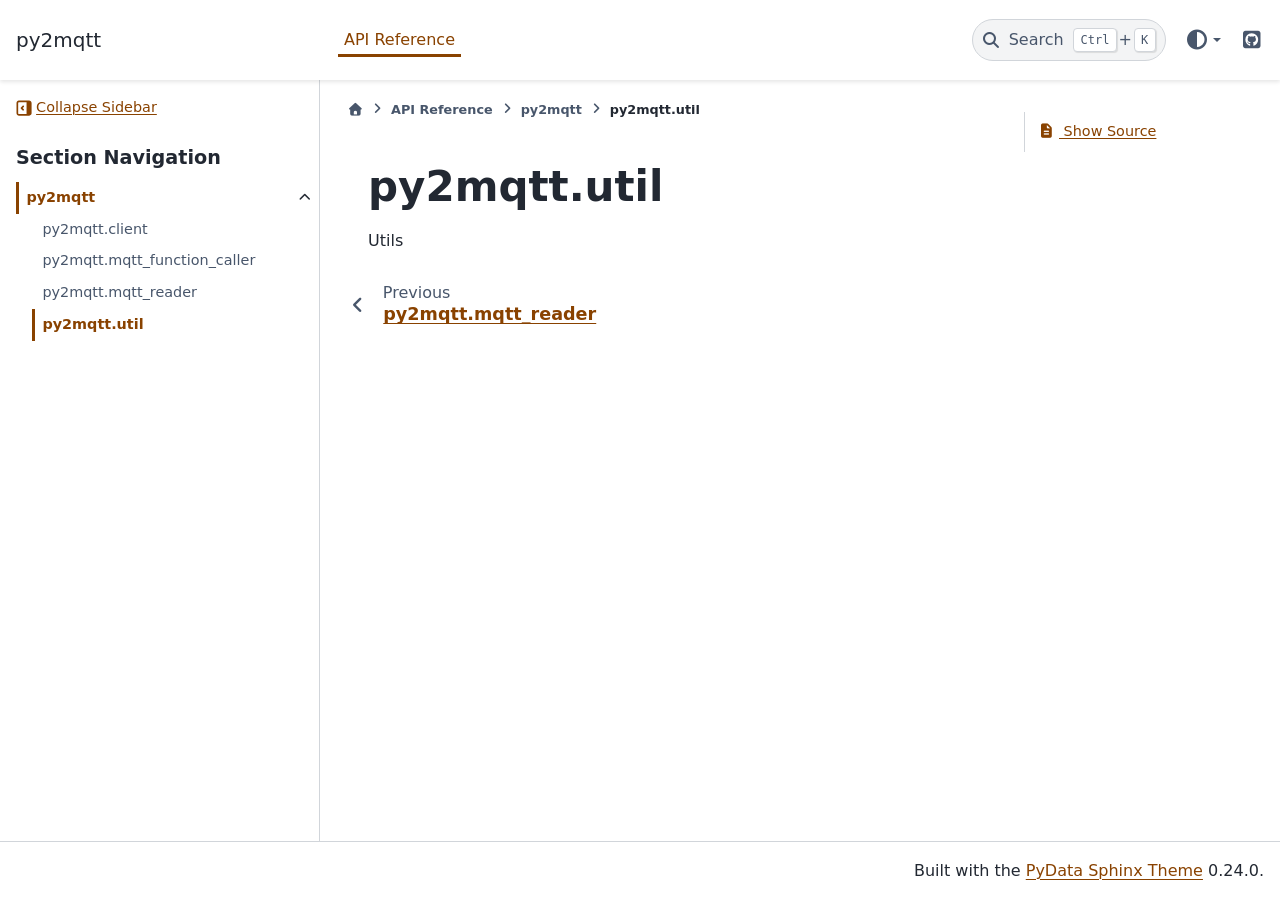
<file: api/py2mqtt/util/index.html>
<!DOCTYPE html>


<html lang="en" data-content_root="../../../" >

  <head>
    <meta charset="utf-8" />
    <meta name="viewport" content="width=device-width, initial-scale=1.0" /><meta name="viewport" content="width=device-width, initial-scale=1" />

<link rel="alternate" type="text/markdown" href="index.html.md">
<link rel="describedby" href="../../../llms.txt" type="text/markdown">
<link rel="alternate" type="text/markdown" href="index.html.md">
<link rel="describedby" href="llms.txt">
    <title>py2mqtt.util &#8212; py2mqtt</title>
  
  
  
  <script data-cfasync="false">
    document.documentElement.dataset.mode = localStorage.getItem("mode") || "";
    document.documentElement.dataset.theme = localStorage.getItem("theme") || "";
  </script>
  <!--
    this give us a css class that will be invisible only if js is disabled
  -->
  <noscript>
    <style>
      .pst-js-only { display: none !important; }

    </style>
  </noscript>
  
  <!-- Loaded before other Sphinx assets -->
  <link href="../../../_static/styles/theme.css?digest=75c7c72ae941e8b558d8" rel="stylesheet" />
<link href="../../../_static/styles/pydata-sphinx-theme.css?digest=75c7c72ae941e8b558d8" rel="stylesheet" />

    <link rel="stylesheet" type="text/css" href="../../../_static/pygments.css?v=d75fae25" />
    <link rel="stylesheet" type="text/css" href="../../../_static/sphinx_autodoc_typehints.css?v=057ac668" />
    <link rel="stylesheet" type="text/css" href="../../../_static/copybutton.css?v=76b2166b" />
    <link rel="stylesheet" type="text/css" href="../../../_static/graphviz.css?v=4ae1632d" />
    <link rel="stylesheet" type="text/css" href="../../../_static/epythet.css?v=68260306" />
  
  <!-- So that users can add custom icons -->
  <script defer src="../../../_static/scripts/fontawesome.js?digest=75c7c72ae941e8b558d8"></script>
  <!-- Pre-loaded scripts that we'll load fully later -->
  <link rel="preload" as="script" href="../../../_static/scripts/bootstrap.js?digest=75c7c72ae941e8b558d8" />
<link rel="preload" as="script" href="../../../_static/scripts/pydata-sphinx-theme.js?digest=75c7c72ae941e8b558d8" />

    <script src="../../../_static/documentation_options.js?v=d45e8c67"></script>
    <script src="../../../_static/doctools.js?v=fd6eb6e6"></script>
    <script src="../../../_static/sphinx_highlight.js?v=6ffebe34"></script>
    <script src="../../../_static/clipboard.min.js?v=a7894cd8"></script>
    <script src="../../../_static/copybutton.js?v=fd10adb8"></script>
    <script>DOCUMENTATION_OPTIONS.pagename = 'api/py2mqtt/util/index';</script>
    <script>DOCUMENTATION_OPTIONS.search_as_you_type = false;</script>
    <link rel="index" title="Index" href="../../../genindex.html" />
    <link rel="search" title="Search" href="../../../search.html" />
    <link rel="prev" title="py2mqtt.mqtt_reader" href="../mqtt_reader/index.html" />
  <meta name="viewport" content="width=device-width, initial-scale=1"/>
  <meta name="color-scheme" content="light dark"/>
  <meta name="docsearch:language" content="en"/>
  <meta name="docsearch:version" content="0.0.1" />
  
    
    <script src="../../../_static/searchtools.js"></script>
    <script src="../../../_static/language_data.js"></script>
    <script src="../../../searchindex.js"></script>
  
  </head>
  <body data-default-mode="">
  
  
  <div id="pst-skip-link" class="skip-link d-print-none"><a href="#main-content">Skip to main content</a></div>

  
  <div id="pst-scroll-pixel-helper"></div>
  
  <button type="button" class="btn rounded-pill" id="pst-back-to-top">
    <i class="fa-solid fa-arrow-up"></i>Back to top</button>
  
  
  
  
  <dialog id="pst-search-dialog">
    
<form class="bd-search d-flex align-items-center"
      action="../../../search.html"
      method="get">
  <i class="fa-solid fa-magnifying-glass"></i>
  <input type="search"
         class="form-control"
         name="q"
         placeholder="Search the docs ..."
         aria-label="Search the docs ..."
         autocomplete="off"
         autocorrect="off"
         autocapitalize="off"
         spellcheck="false"/>
  <span class="search-button__kbd-shortcut"><kbd class="kbd-shortcut__modifier">Ctrl</kbd>+<kbd>K</kbd></span>
</form>
  </dialog>

  <div class="pst-async-banner-revealer d-none">
  <aside id="bd-header-version-warning" class="d-none d-print-none" aria-label="Version warning"></aside>
</div>

  
    <header id="pst-header" class="bd-header navbar navbar-expand-lg bd-navbar d-print-none">
<div class="bd-header__inner bd-page-width">
  <button type="button" class="pst-navbar-icon sidebar-toggle primary-toggle" aria-label="Site navigation" aria-expanded="false" aria-controls="pst-primary-sidebar-modal">
    <span class="fa-solid fa-bars"></span>
  </button>
  
  
  <div class="col-lg-3 navbar-header-items__start">
    
      <div class="navbar-item">

  
    
  

<a class="navbar-brand logo" href="../../../index.html">
  
  
  
  
  
  
    <p class="title logo__title">py2mqtt</p>
  
</a></div>
    
  </div>
  
  <div class="col-lg-9 navbar-header-items">
    
    <div class="me-auto navbar-header-items__center">
      
        <div class="navbar-item">
<nav>
  <ul class="bd-navbar-elements navbar-nav">
    
<li class="nav-item current active">
  <a class="nav-link nav-internal" href="../../index.html">
    API Reference
  </a>
</li>

  </ul>
</nav></div>
      
    </div>
    
    
    <div class="navbar-header-items__end">
      
        <div class="navbar-item navbar-persistent--container">
          

<button type="button" class="btn search-button-field search-button__button pst-js-only" title="Search" aria-label="Search" data-bs-placement="bottom" data-bs-toggle="tooltip">
 <i class="fa-solid fa-magnifying-glass"></i>
 <span class="search-button__default-text">Search</span>
 <span class="search-button__kbd-shortcut"><kbd class="kbd-shortcut__modifier">Ctrl</kbd>+<kbd class="kbd-shortcut__modifier">K</kbd></span>
</button>
        </div>
      
      
        <div class="navbar-item">

<div class="theme-switch-container dropdown pst-js-only" data-bs-toggle="tooltip" data-bs-placement="bottom" title="Color mode">
  <button type="button" class="btn btn-sm nav-link pst-navbar-icon theme-switch-button dropdown-toggle" aria-label="Color mode" data-bs-toggle="dropdown">
    <i class="theme-switch fa-solid fa-sun fa-lg" data-mode="light" title="Light"></i>
    <i class="theme-switch fa-solid fa-moon fa-lg" data-mode="dark" title="Dark"></i>
    <i class="theme-switch fa-solid fa-circle-half-stroke fa-lg" data-mode="auto" title="System Settings"></i>
  </button>
  <ul class="dropdown-menu dropdown-menu-end">
    <li><button type="button" class="dropdown-item d-flex align-items-center theme-change-button" data-mode="auto"><i class="fa-solid fa-circle-half-stroke fa-lg me-1"></i>System Settings</button></li>
    <li><button type="button" class="dropdown-item d-flex align-items-center theme-change-button" data-mode="light"><i class="fa-solid fa-sun fa-lg me-1"></i>Light</button></li>
    <li><button type="button" class="dropdown-item d-flex align-items-center theme-change-button" data-mode="dark"><i class="fa-solid fa-moon fa-lg me-1"></i>Dark</button></li>
  </ul>
</div></div>
      
        <div class="navbar-item"><ul class="navbar-icon-links"
    aria-label="Icon Links">
        <li class="nav-item">
          
          
          
          
          
          
          
          
          <a href="https://github.com/i2mint/py2mqtt" title="GitHub" class="nav-link pst-navbar-icon" rel="noopener" target="_blank" data-bs-toggle="tooltip" data-bs-placement="bottom"><i class="fa-brands fa-square-github fa-lg" aria-hidden="true"></i><span class="visually-hidden">GitHub</span></a>
        </li>
</ul></div>
      
    </div>
    
  </div>
  
  
    <div class="navbar-persistent--mobile">

<button type="button" class="btn search-button-field search-button__button pst-js-only" title="Search" aria-label="Search" data-bs-placement="bottom" data-bs-toggle="tooltip">
 <i class="fa-solid fa-magnifying-glass"></i>
 <span class="search-button__default-text">Search</span>
 <span class="search-button__kbd-shortcut"><kbd class="kbd-shortcut__modifier">Ctrl</kbd>+<kbd class="kbd-shortcut__modifier">K</kbd></span>
</button>
    </div>
  

  
    <button type="button" class="pst-navbar-icon sidebar-toggle secondary-toggle" aria-label="On this page" aria-expanded="false" aria-controls="pst-secondary-sidebar-modal">
      <span class="fa-solid fa-outdent"></span>
    </button>
  
</div>

    </header>
  

  <div class="bd-container">
    <div class="bd-container__inner bd-page-width">
      
      
      
      <dialog id="pst-primary-sidebar-modal" tabindex="-1"></dialog>
      <div id="pst-primary-sidebar" class="bd-sidebar-primary bd-sidebar">
        

  
  <div class="sidebar-header-items sidebar-primary__section">
    
    
      <div class="sidebar-header-items__center">
        
          
          
            <div class="navbar-item">
<nav>
  <ul class="bd-navbar-elements navbar-nav">
    
<li class="nav-item current active">
  <a class="nav-link nav-internal" href="../../index.html">
    API Reference
  </a>
</li>

  </ul>
</nav></div>
          
        
      </div>
    
    
    
      <div class="sidebar-header-items__end">
        
          <div class="navbar-item">

<div class="theme-switch-container dropdown pst-js-only" data-bs-toggle="tooltip" data-bs-placement="bottom" title="Color mode">
  <button type="button" class="btn btn-sm nav-link pst-navbar-icon theme-switch-button dropdown-toggle" aria-label="Color mode" data-bs-toggle="dropdown">
    <i class="theme-switch fa-solid fa-sun fa-lg" data-mode="light" title="Light"></i>
    <i class="theme-switch fa-solid fa-moon fa-lg" data-mode="dark" title="Dark"></i>
    <i class="theme-switch fa-solid fa-circle-half-stroke fa-lg" data-mode="auto" title="System Settings"></i>
  </button>
  <ul class="dropdown-menu dropdown-menu-end">
    <li><button type="button" class="dropdown-item d-flex align-items-center theme-change-button" data-mode="auto"><i class="fa-solid fa-circle-half-stroke fa-lg me-1"></i>System Settings</button></li>
    <li><button type="button" class="dropdown-item d-flex align-items-center theme-change-button" data-mode="light"><i class="fa-solid fa-sun fa-lg me-1"></i>Light</button></li>
    <li><button type="button" class="dropdown-item d-flex align-items-center theme-change-button" data-mode="dark"><i class="fa-solid fa-moon fa-lg me-1"></i>Dark</button></li>
  </ul>
</div></div>
        
          <div class="navbar-item"><ul class="navbar-icon-links"
    aria-label="Icon Links">
        <li class="nav-item">
          
          
          
          
          
          
          
          
          <a href="https://github.com/i2mint/py2mqtt" title="GitHub" class="nav-link pst-navbar-icon" rel="noopener" target="_blank" data-bs-toggle="tooltip" data-bs-placement="bottom"><i class="fa-brands fa-square-github fa-lg" aria-hidden="true"></i><span class="visually-hidden">GitHub</span></a>
        </li>
</ul></div>
        
      </div>
    
  </div>
  
    <div class="sidebar-primary-items__start sidebar-primary__section">
        <div class="sidebar-primary-item pst-sidebar-collapse"><button type="button" id="pst-collapse-sidebar-button" aria-expanded="true" aria-controls="pst-primary-sidebar">
  <svg class="pst-icon" role="img" aria-hidden="true" focusable="false" viewBox="0 0 16 16" xmlns="http://www.w3.org/2000/svg">
    <path fill="currentColor" d="M3 15.5C2.36232 15.5 1.74874 15.2564 1.28478 14.8189C0.820828 14.3815 0.541576 13.7832 0.504167 13.1467L0.5 13L0.5 3C0.499965 2.36232 0.743605 1.74874 1.18107 1.28478C1.61854 0.820828 2.21676 0.541576 2.85333 0.504167L3 0.5L13 0.5C13.6377 0.499965 14.2513 0.743605 14.7152 1.18107C15.1792 1.61854 15.4584 2.21676 15.4958 2.85333L15.5 3L15.5 13C15.5 13.6377 15.2564 14.2513 14.8189 14.7152C14.3815 15.1792 13.7832 15.4584 13.1467 15.4958L13 15.5L3 15.5ZM3 13.8333L10.5 13.8333L10.5 2.16667L3 2.16667C2.79589 2.16669 2.59889 2.24163 2.44636 2.37726C2.29383 2.5129 2.19638 2.69979 2.1725 2.9025L2.16667 3L2.16667 13C2.16669 13.2041 2.24163 13.4011 2.37726 13.5536C2.5129 13.7062 2.69979 13.8036 2.9025 13.8275L3 13.8333ZM6.65583 10.325L6.5775 10.2558L4.91083 8.58917C4.76735 8.44567 4.68116 8.25476 4.66843 8.05223C4.65569 7.84971 4.71729 7.6495 4.84167 7.48917L4.91083 7.41083L6.5775 5.74417C6.72747 5.59471 6.9287 5.50794 7.14032 5.50148C7.35194 5.49502 7.55809 5.56935 7.7169 5.70937C7.8757 5.8494 7.97525 6.04463 7.99533 6.25539C8.01541 6.46616 7.95451 6.67667 7.825 6.84417L7.75583 6.9225L6.67917 8L7.75583 9.0775C7.89931 9.22099 7.98551 9.41191 7.99824 9.61443C8.01097 9.81695 7.94938 10.0172 7.825 10.1775L7.75583 10.2558C7.61234 10.3993 7.42142 10.4855 7.2189 10.4982C7.01638 10.511 6.81617 10.4494 6.65583 10.325Z"/>
  </svg>
  <span class="pst-collapse-sidebar-label">Collapse Sidebar</span>
  <span class="pst-expand-sidebar-label">Expand Sidebar</span>
</button></div>
        <div class="sidebar-primary-item">

<nav class="bd-docs-nav bd-links"
     aria-label="Section Navigation">
  <p class="bd-links__title" role="heading" aria-level="1">Section Navigation</p>
  <div class="bd-toc-item navbar-nav"><ul class="current nav bd-sidenav">
<li class="toctree-l1 current active has-children"><a class="reference internal" href="../index.html">py2mqtt</a><details open="open"><summary><span class="toctree-toggle" role="presentation"><i class="fa-solid fa-chevron-down"></i></span></summary><ul class="current">
<li class="toctree-l2"><a class="reference internal" href="../client/index.html">py2mqtt.client</a></li>
<li class="toctree-l2"><a class="reference internal" href="../mqtt_function_caller/index.html">py2mqtt.mqtt_function_caller</a></li>
<li class="toctree-l2"><a class="reference internal" href="../mqtt_reader/index.html">py2mqtt.mqtt_reader</a></li>
<li class="toctree-l2 current active"><a aria-current="page" class="current reference internal" href="#">py2mqtt.util</a></li>
</ul>
</details></li>
</ul>
</div>
</nav></div>
    </div>
  
  
  <div class="sidebar-primary-items__end sidebar-primary__section">
      <div class="sidebar-primary-item">
<div id="ethical-ad-placement"
      class="flat"
      data-ea-publisher="readthedocs"
      data-ea-type="readthedocs-sidebar"
      data-ea-manual="true">
</div></div>
  </div>


      </div>
      
      <main id="main-content" class="bd-main" role="main">
        
        
          <div class="bd-content">
            <div class="bd-article-container">
              
              <div class="bd-header-article d-print-none">
<div class="header-article-items header-article__inner">
  
    <div class="header-article-items__start">
      
        <div class="header-article-item">

<nav aria-label="Breadcrumb" class="d-print-none">
  <ul class="bd-breadcrumbs">
    
    <li class="breadcrumb-item breadcrumb-home">
      <a href="../../../index.html" class="nav-link" aria-label="Home">
        <i class="fa-solid fa-house"></i>
      </a>
    </li>
    
    <li class="breadcrumb-item"><a href="../../index.html" class="nav-link">API Reference</a></li>
    
    
    <li class="breadcrumb-item"><a href="../index.html" class="nav-link">py2mqtt</a></li>
    
    <li class="breadcrumb-item active" aria-current="page"><span class="ellipsis">py2mqtt.util</span></li>
  </ul>
</nav>
</div>
      
    </div>
  
  
</div>
</div>
              
              
              
                
<div id="searchbox"></div>
                <article class="bd-article">
                  
  <section id="module-py2mqtt.util">
<span id="py2mqtt-util"></span><h1>py2mqtt.util<a class="headerlink" href="#module-py2mqtt.util" title="Link to this heading">#</a></h1>
<p>Utils</p>
</section>


                </article>
              
              
              
              
              
                <footer class="prev-next-footer d-print-none">
                  
<div class="prev-next-area">
    <a class="left-prev"
       href="../mqtt_reader/index.html"
       title="previous page">
      <i class="fa-solid fa-angle-left"></i>
      <div class="prev-next-info">
        <p class="prev-next-subtitle">previous</p>
        <p class="prev-next-title">py2mqtt.mqtt_reader</p>
      </div>
    </a>
</div>
                </footer>
              
            </div>
            
            
              
                <dialog id="pst-secondary-sidebar-modal" tabindex="-1"></dialog>
                <div id="pst-secondary-sidebar" class="bd-sidebar-secondary bd-toc"><div class="sidebar-secondary-items sidebar-secondary__inner">


  <div class="sidebar-secondary-item">

  <div class="tocsection sourcelink">
    <a href="../../../_sources/api/py2mqtt/util/index.rst.txt">
      <i class="fa-solid fa-file-lines"></i> Show Source
    </a>
  </div>
</div>

</div></div>
              
            
          </div>
          <footer class="bd-footer-content">
            
          </footer>
        
      </main>
    </div>
  </div>
  
  <!-- Scripts loaded after <body> so the DOM is not blocked -->
  <script defer src="../../../_static/scripts/bootstrap.js?digest=75c7c72ae941e8b558d8"></script>
<script defer src="../../../_static/scripts/pydata-sphinx-theme.js?digest=75c7c72ae941e8b558d8"></script>

  <footer class="bd-footer">
<div class="bd-footer__inner bd-page-width">
  
  
  
    <div class="footer-items__end">
      
        <div class="footer-item">
<p class="theme-version">
  <!-- # L10n: Setting the PST URL as an argument as this does not need to be localized -->
  Built with the <a href="https://pydata-sphinx-theme.readthedocs.io/en/stable/index.html">PyData Sphinx Theme</a> 0.24.0.
</p></div>
      
    </div>
  
</div>

  </footer>
  </body>
</html>
</file>
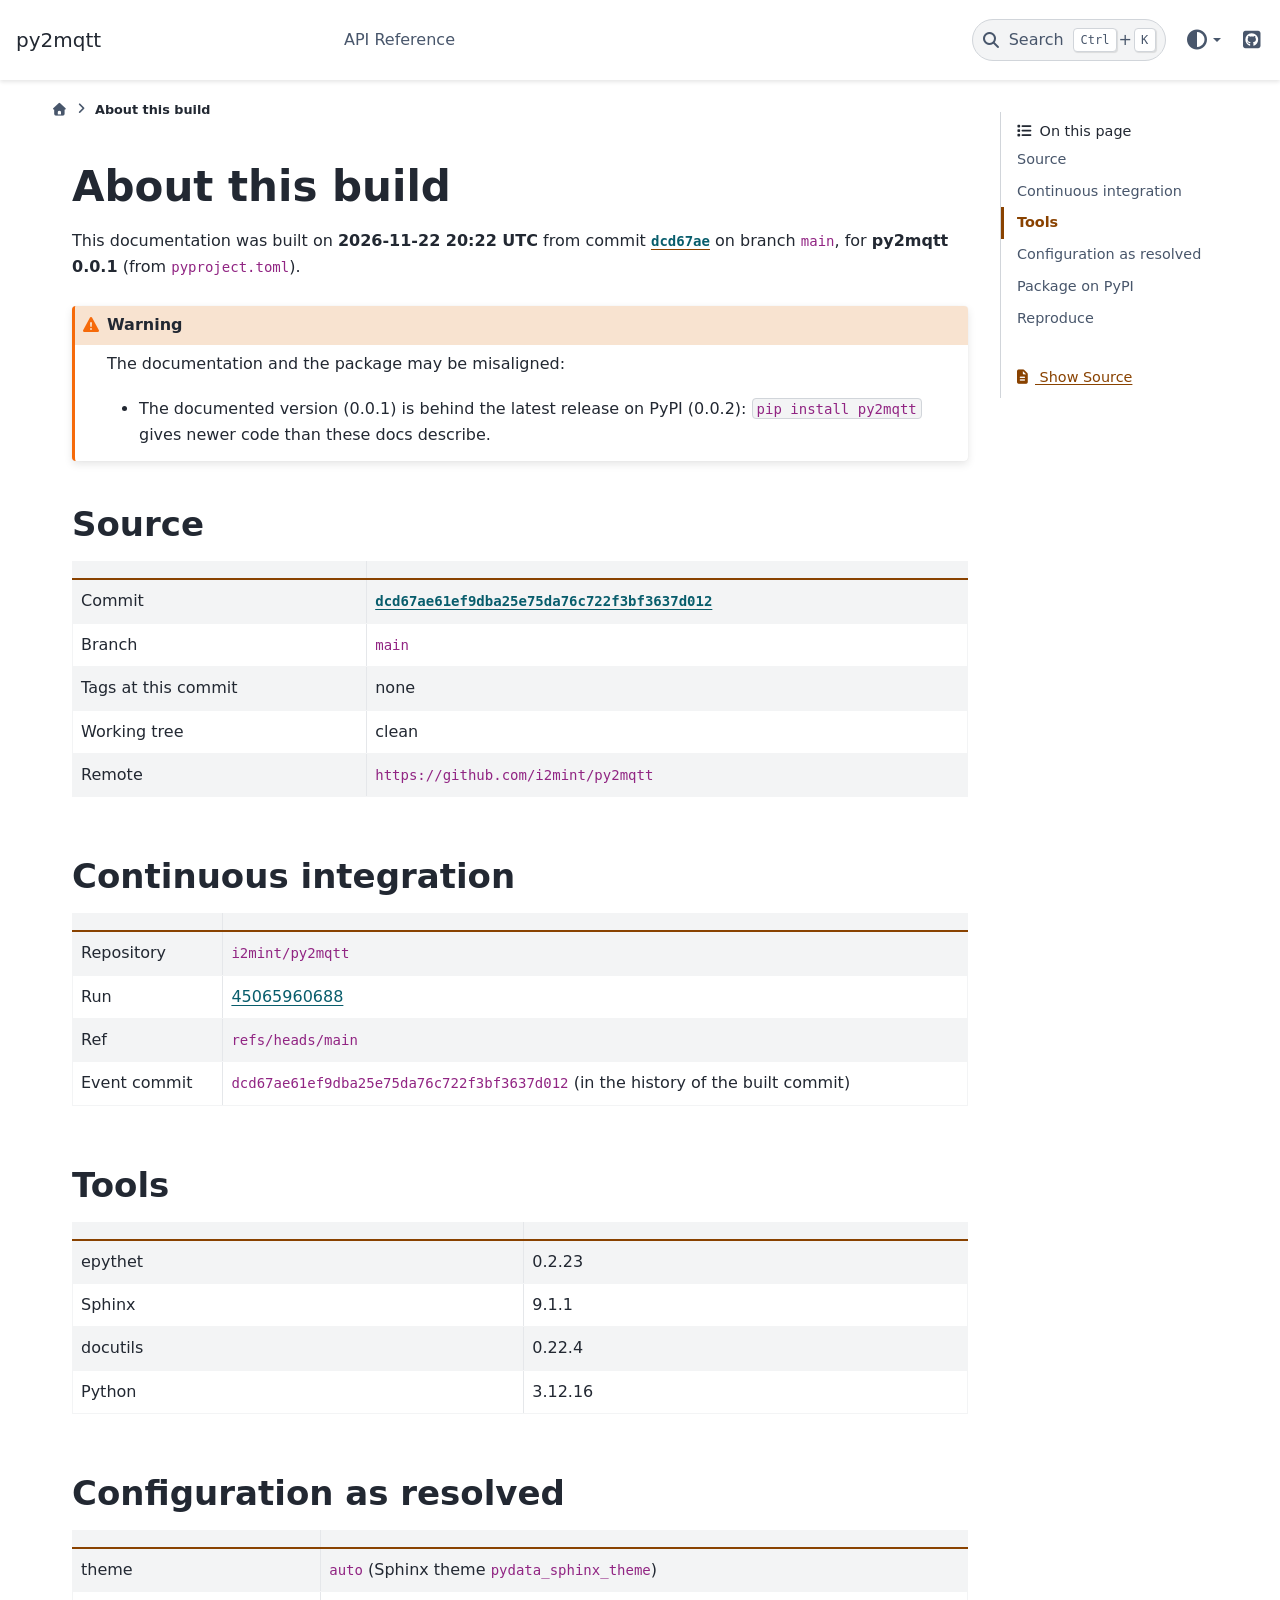
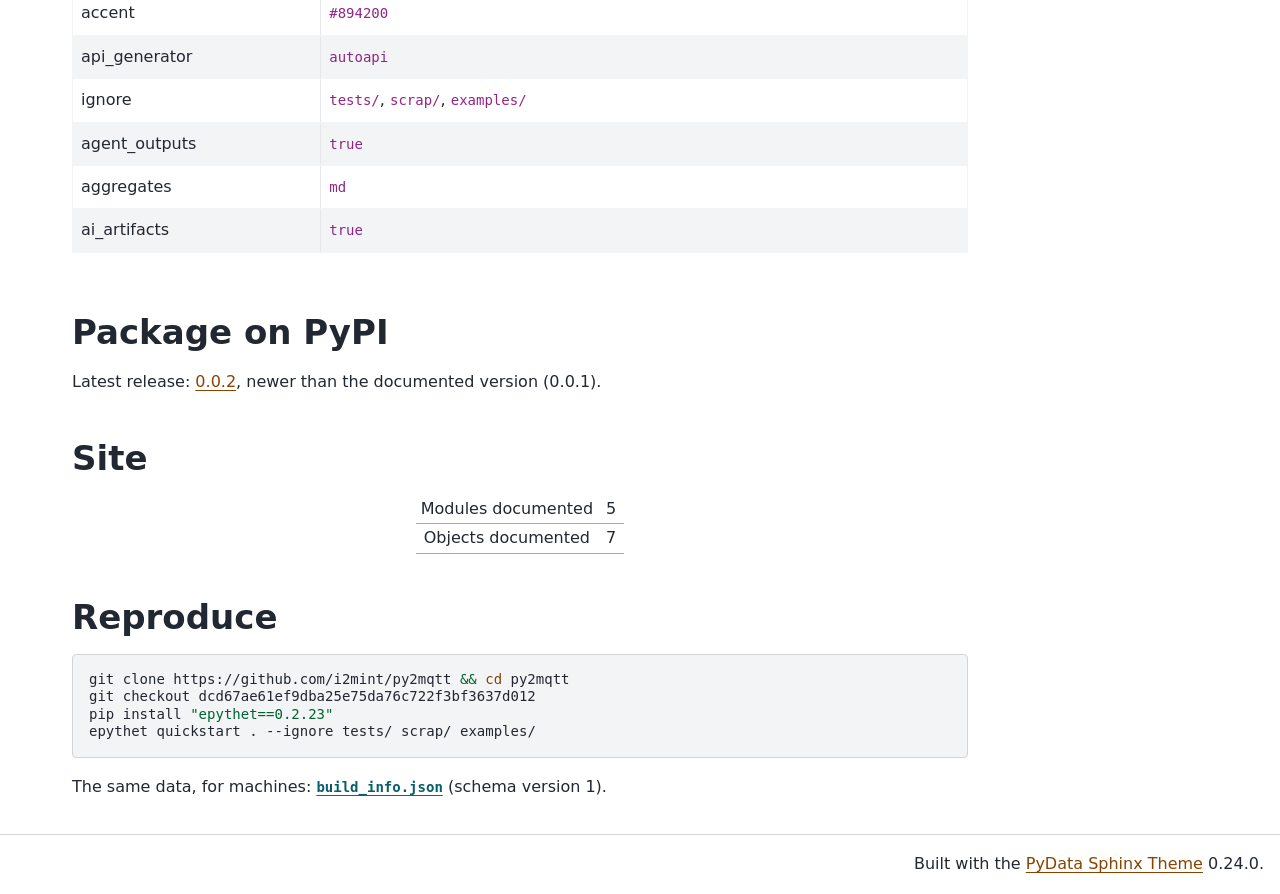
<file: about-this-build.html>
<!DOCTYPE html>


<html lang="en" data-content_root="./" >

  <head>
    <meta charset="utf-8" />
    <meta name="viewport" content="width=device-width, initial-scale=1.0" /><meta name="viewport" content="width=device-width, initial-scale=1" />

<link rel="alternate" type="text/markdown" href="about-this-build.html.md">
<link rel="describedby" href="llms.txt" type="text/markdown">
<link rel="alternate" type="text/markdown" href="about-this-build.html.md">
<link rel="describedby" href="llms.txt">
    <title>About this build &#8212; py2mqtt</title>
  
  
  
  <script data-cfasync="false">
    document.documentElement.dataset.mode = localStorage.getItem("mode") || "";
    document.documentElement.dataset.theme = localStorage.getItem("theme") || "";
  </script>
  <!--
    this give us a css class that will be invisible only if js is disabled
  -->
  <noscript>
    <style>
      .pst-js-only { display: none !important; }

    </style>
  </noscript>
  
  <!-- Loaded before other Sphinx assets -->
  <link href="_static/styles/theme.css?digest=75c7c72ae941e8b558d8" rel="stylesheet" />
<link href="_static/styles/pydata-sphinx-theme.css?digest=75c7c72ae941e8b558d8" rel="stylesheet" />

    <link rel="stylesheet" type="text/css" href="_static/pygments.css?v=d75fae25" />
    <link rel="stylesheet" type="text/css" href="_static/sphinx_autodoc_typehints.css?v=057ac668" />
    <link rel="stylesheet" type="text/css" href="_static/copybutton.css?v=76b2166b" />
    <link rel="stylesheet" type="text/css" href="_static/graphviz.css?v=4ae1632d" />
    <link rel="stylesheet" type="text/css" href="_static/epythet.css?v=68260306" />
  
  <!-- So that users can add custom icons -->
  <script defer src="_static/scripts/fontawesome.js?digest=75c7c72ae941e8b558d8"></script>
  <!-- Pre-loaded scripts that we'll load fully later -->
  <link rel="preload" as="script" href="_static/scripts/bootstrap.js?digest=75c7c72ae941e8b558d8" />
<link rel="preload" as="script" href="_static/scripts/pydata-sphinx-theme.js?digest=75c7c72ae941e8b558d8" />

    <script src="_static/documentation_options.js?v=d45e8c67"></script>
    <script src="_static/doctools.js?v=fd6eb6e6"></script>
    <script src="_static/sphinx_highlight.js?v=6ffebe34"></script>
    <script src="_static/clipboard.min.js?v=a7894cd8"></script>
    <script src="_static/copybutton.js?v=fd10adb8"></script>
    <script>DOCUMENTATION_OPTIONS.pagename = 'about-this-build';</script>
    <script>DOCUMENTATION_OPTIONS.search_as_you_type = false;</script>
    <link rel="index" title="Index" href="genindex.html" />
    <link rel="search" title="Search" href="search.html" />
  <meta name="viewport" content="width=device-width, initial-scale=1"/>
  <meta name="color-scheme" content="light dark"/>
  <meta name="docsearch:language" content="en"/>
  <meta name="docsearch:version" content="0.0.1" />
  
    
    <script src="_static/searchtools.js"></script>
    <script src="_static/language_data.js"></script>
    <script src="searchindex.js"></script>
  
  </head>
  <body data-default-mode="">
  
  
  <div id="pst-skip-link" class="skip-link d-print-none"><a href="#main-content">Skip to main content</a></div>

  
  <div id="pst-scroll-pixel-helper"></div>
  
  <button type="button" class="btn rounded-pill" id="pst-back-to-top">
    <i class="fa-solid fa-arrow-up"></i>Back to top</button>
  
  
  
  
  <dialog id="pst-search-dialog">
    
<form class="bd-search d-flex align-items-center"
      action="search.html"
      method="get">
  <i class="fa-solid fa-magnifying-glass"></i>
  <input type="search"
         class="form-control"
         name="q"
         placeholder="Search the docs ..."
         aria-label="Search the docs ..."
         autocomplete="off"
         autocorrect="off"
         autocapitalize="off"
         spellcheck="false"/>
  <span class="search-button__kbd-shortcut"><kbd class="kbd-shortcut__modifier">Ctrl</kbd>+<kbd>K</kbd></span>
</form>
  </dialog>

  <div class="pst-async-banner-revealer d-none">
  <aside id="bd-header-version-warning" class="d-none d-print-none" aria-label="Version warning"></aside>
</div>

  
    <header id="pst-header" class="bd-header navbar navbar-expand-lg bd-navbar d-print-none">
<div class="bd-header__inner bd-page-width">
  <button type="button" class="pst-navbar-icon sidebar-toggle primary-toggle" aria-label="Site navigation" aria-expanded="false" aria-controls="pst-primary-sidebar-modal">
    <span class="fa-solid fa-bars"></span>
  </button>
  
  
  <div class="col-lg-3 navbar-header-items__start">
    
      <div class="navbar-item">

  
    
  

<a class="navbar-brand logo" href="index.html">
  
  
  
  
  
  
    <p class="title logo__title">py2mqtt</p>
  
</a></div>
    
  </div>
  
  <div class="col-lg-9 navbar-header-items">
    
    <div class="me-auto navbar-header-items__center">
      
        <div class="navbar-item">
<nav>
  <ul class="bd-navbar-elements navbar-nav">
    
<li class="nav-item ">
  <a class="nav-link nav-internal" href="api/index.html">
    API Reference
  </a>
</li>

  </ul>
</nav></div>
      
    </div>
    
    
    <div class="navbar-header-items__end">
      
        <div class="navbar-item navbar-persistent--container">
          

<button type="button" class="btn search-button-field search-button__button pst-js-only" title="Search" aria-label="Search" data-bs-placement="bottom" data-bs-toggle="tooltip">
 <i class="fa-solid fa-magnifying-glass"></i>
 <span class="search-button__default-text">Search</span>
 <span class="search-button__kbd-shortcut"><kbd class="kbd-shortcut__modifier">Ctrl</kbd>+<kbd class="kbd-shortcut__modifier">K</kbd></span>
</button>
        </div>
      
      
        <div class="navbar-item">

<div class="theme-switch-container dropdown pst-js-only" data-bs-toggle="tooltip" data-bs-placement="bottom" title="Color mode">
  <button type="button" class="btn btn-sm nav-link pst-navbar-icon theme-switch-button dropdown-toggle" aria-label="Color mode" data-bs-toggle="dropdown">
    <i class="theme-switch fa-solid fa-sun fa-lg" data-mode="light" title="Light"></i>
    <i class="theme-switch fa-solid fa-moon fa-lg" data-mode="dark" title="Dark"></i>
    <i class="theme-switch fa-solid fa-circle-half-stroke fa-lg" data-mode="auto" title="System Settings"></i>
  </button>
  <ul class="dropdown-menu dropdown-menu-end">
    <li><button type="button" class="dropdown-item d-flex align-items-center theme-change-button" data-mode="auto"><i class="fa-solid fa-circle-half-stroke fa-lg me-1"></i>System Settings</button></li>
    <li><button type="button" class="dropdown-item d-flex align-items-center theme-change-button" data-mode="light"><i class="fa-solid fa-sun fa-lg me-1"></i>Light</button></li>
    <li><button type="button" class="dropdown-item d-flex align-items-center theme-change-button" data-mode="dark"><i class="fa-solid fa-moon fa-lg me-1"></i>Dark</button></li>
  </ul>
</div></div>
      
        <div class="navbar-item"><ul class="navbar-icon-links"
    aria-label="Icon Links">
        <li class="nav-item">
          
          
          
          
          
          
          
          
          <a href="https://github.com/i2mint/py2mqtt" title="GitHub" class="nav-link pst-navbar-icon" rel="noopener" target="_blank" data-bs-toggle="tooltip" data-bs-placement="bottom"><i class="fa-brands fa-square-github fa-lg" aria-hidden="true"></i><span class="visually-hidden">GitHub</span></a>
        </li>
</ul></div>
      
    </div>
    
  </div>
  
  
    <div class="navbar-persistent--mobile">

<button type="button" class="btn search-button-field search-button__button pst-js-only" title="Search" aria-label="Search" data-bs-placement="bottom" data-bs-toggle="tooltip">
 <i class="fa-solid fa-magnifying-glass"></i>
 <span class="search-button__default-text">Search</span>
 <span class="search-button__kbd-shortcut"><kbd class="kbd-shortcut__modifier">Ctrl</kbd>+<kbd class="kbd-shortcut__modifier">K</kbd></span>
</button>
    </div>
  

  
    <button type="button" class="pst-navbar-icon sidebar-toggle secondary-toggle" aria-label="On this page" aria-expanded="false" aria-controls="pst-secondary-sidebar-modal">
      <span class="fa-solid fa-outdent"></span>
    </button>
  
</div>

    </header>
  

  <div class="bd-container">
    <div class="bd-container__inner bd-page-width">
      
      
      
        
      
      <dialog id="pst-primary-sidebar-modal" tabindex="-1"></dialog>
      <div id="pst-primary-sidebar" class="bd-sidebar-primary bd-sidebar hide-on-wide">
        

  
  <div class="sidebar-header-items sidebar-primary__section">
    
    
      <div class="sidebar-header-items__center">
        
          
          
            <div class="navbar-item">
<nav>
  <ul class="bd-navbar-elements navbar-nav">
    
<li class="nav-item ">
  <a class="nav-link nav-internal" href="api/index.html">
    API Reference
  </a>
</li>

  </ul>
</nav></div>
          
        
      </div>
    
    
    
      <div class="sidebar-header-items__end">
        
          <div class="navbar-item">

<div class="theme-switch-container dropdown pst-js-only" data-bs-toggle="tooltip" data-bs-placement="bottom" title="Color mode">
  <button type="button" class="btn btn-sm nav-link pst-navbar-icon theme-switch-button dropdown-toggle" aria-label="Color mode" data-bs-toggle="dropdown">
    <i class="theme-switch fa-solid fa-sun fa-lg" data-mode="light" title="Light"></i>
    <i class="theme-switch fa-solid fa-moon fa-lg" data-mode="dark" title="Dark"></i>
    <i class="theme-switch fa-solid fa-circle-half-stroke fa-lg" data-mode="auto" title="System Settings"></i>
  </button>
  <ul class="dropdown-menu dropdown-menu-end">
    <li><button type="button" class="dropdown-item d-flex align-items-center theme-change-button" data-mode="auto"><i class="fa-solid fa-circle-half-stroke fa-lg me-1"></i>System Settings</button></li>
    <li><button type="button" class="dropdown-item d-flex align-items-center theme-change-button" data-mode="light"><i class="fa-solid fa-sun fa-lg me-1"></i>Light</button></li>
    <li><button type="button" class="dropdown-item d-flex align-items-center theme-change-button" data-mode="dark"><i class="fa-solid fa-moon fa-lg me-1"></i>Dark</button></li>
  </ul>
</div></div>
        
          <div class="navbar-item"><ul class="navbar-icon-links"
    aria-label="Icon Links">
        <li class="nav-item">
          
          
          
          
          
          
          
          
          <a href="https://github.com/i2mint/py2mqtt" title="GitHub" class="nav-link pst-navbar-icon" rel="noopener" target="_blank" data-bs-toggle="tooltip" data-bs-placement="bottom"><i class="fa-brands fa-square-github fa-lg" aria-hidden="true"></i><span class="visually-hidden">GitHub</span></a>
        </li>
</ul></div>
        
      </div>
    
  </div>
  
  
  <div class="sidebar-primary-items__end sidebar-primary__section">
      <div class="sidebar-primary-item">
<div id="ethical-ad-placement"
      class="flat"
      data-ea-publisher="readthedocs"
      data-ea-type="readthedocs-sidebar"
      data-ea-manual="true">
</div></div>
  </div>


      </div>
      
      <main id="main-content" class="bd-main" role="main">
        
        
          <div class="bd-content">
            <div class="bd-article-container">
              
              <div class="bd-header-article d-print-none">
<div class="header-article-items header-article__inner">
  
    <div class="header-article-items__start">
      
        <div class="header-article-item">

<nav aria-label="Breadcrumb" class="d-print-none">
  <ul class="bd-breadcrumbs">
    
    <li class="breadcrumb-item breadcrumb-home">
      <a href="index.html" class="nav-link" aria-label="Home">
        <i class="fa-solid fa-house"></i>
      </a>
    </li>
    <li class="breadcrumb-item active" aria-current="page"><span class="ellipsis">About this build</span></li>
  </ul>
</nav>
</div>
      
    </div>
  
  
</div>
</div>
              
              
              
                
<div id="searchbox"></div>
                <article class="bd-article">
                  
  <!-- generated by epythet -->
<section id="about-this-build">
<h1>About this build<a class="headerlink" href="#about-this-build" title="Link to this heading">#</a></h1>
<p>This documentation was built on <strong>2026-11-22 20:22 UTC</strong> from commit <a href="https://github.com/i2mint/py2mqtt/commit/dcd67ae61ef9dba25e75da76c722f3bf3637d012"><code>dcd67ae</code></a> on branch <code>main</code>, for <strong>py2mqtt 0.0.1</strong> (from <code>pyproject.toml</code>).</p>
<div class="admonition warning">
<p class="admonition-title">Warning</p>
<p>The documentation and the package may be misaligned:</p>
<ul class="simple">
<li><p>The documented version (0.0.1) is behind the latest release on PyPI (0.0.2): <code class="docutils literal notranslate"><span class="pre">pip</span> <span class="pre">install</span> <span class="pre">py2mqtt</span></code> gives newer code than these docs describe.</p></li>
</ul>
</div>
<section id="source">
<h2>Source<a class="headerlink" href="#source" title="Link to this heading">#</a></h2>
<div class="pst-scrollable-table-container"><table class="table">
<thead>
<tr class="row-odd"><th class="head"><p></p></th>
<th class="head"><p></p></th>
</tr>
</thead>
<tbody>
<tr class="row-even"><td><p>Commit</p></td>
<td><p><a href="https://github.com/i2mint/py2mqtt/commit/dcd67ae61ef9dba25e75da76c722f3bf3637d012"><code>dcd67ae61ef9dba25e75da76c722f3bf3637d012</code></a></p></td>
</tr>
<tr class="row-odd"><td><p>Branch</p></td>
<td><p><code>main</code></p></td>
</tr>
<tr class="row-even"><td><p>Tags at this commit</p></td>
<td><p>none</p></td>
</tr>
<tr class="row-odd"><td><p>Working tree</p></td>
<td><p>clean</p></td>
</tr>
<tr class="row-even"><td><p>Remote</p></td>
<td><p><code>https://github.com/i2mint/py2mqtt</code></p></td>
</tr>
</tbody>
</table>
</div>
</section>
<section id="continuous-integration">
<h2>Continuous integration<a class="headerlink" href="#continuous-integration" title="Link to this heading">#</a></h2>
<div class="pst-scrollable-table-container"><table class="table">
<thead>
<tr class="row-odd"><th class="head"><p></p></th>
<th class="head"><p></p></th>
</tr>
</thead>
<tbody>
<tr class="row-even"><td><p>Repository</p></td>
<td><p><code>i2mint/py2mqtt</code></p></td>
</tr>
<tr class="row-odd"><td><p>Run</p></td>
<td><p><a href="https://github.com/i2mint/py2mqtt/actions/runs/45065960688">45065960688</a></p></td>
</tr>
<tr class="row-even"><td><p>Ref</p></td>
<td><p><code>refs/heads/main</code></p></td>
</tr>
<tr class="row-odd"><td><p>Event commit</p></td>
<td><p><code>dcd67ae61ef9dba25e75da76c722f3bf3637d012</code> (in the history of the built commit)</p></td>
</tr>
</tbody>
</table>
</div>
</section>
<section id="tools">
<h2>Tools<a class="headerlink" href="#tools" title="Link to this heading">#</a></h2>
<div class="pst-scrollable-table-container"><table class="table">
<thead>
<tr class="row-odd"><th class="head"><p></p></th>
<th class="head"><p></p></th>
</tr>
</thead>
<tbody>
<tr class="row-even"><td><p>epythet</p></td>
<td><p>0.2.23</p></td>
</tr>
<tr class="row-odd"><td><p>Sphinx</p></td>
<td><p>9.1.1</p></td>
</tr>
<tr class="row-even"><td><p>docutils</p></td>
<td><p>0.22.4</p></td>
</tr>
<tr class="row-odd"><td><p>Python</p></td>
<td><p>3.12.16</p></td>
</tr>
</tbody>
</table>
</div>
</section>
<section id="configuration-as-resolved">
<h2>Configuration as resolved<a class="headerlink" href="#configuration-as-resolved" title="Link to this heading">#</a></h2>
<div class="pst-scrollable-table-container"><table class="table">
<thead>
<tr class="row-odd"><th class="head"><p></p></th>
<th class="head"><p></p></th>
</tr>
</thead>
<tbody>
<tr class="row-even"><td><p>theme</p></td>
<td><p><code>auto</code> (Sphinx theme <code>pydata_sphinx_theme</code>)</p></td>
</tr>
<tr class="row-odd"><td><p>accent</p></td>
<td><p><code>#894200</code></p></td>
</tr>
<tr class="row-even"><td><p>api_generator</p></td>
<td><p><code>autoapi</code></p></td>
</tr>
<tr class="row-odd"><td><p>ignore</p></td>
<td><p><code>tests/</code>, <code>scrap/</code>, <code>examples/</code></p></td>
</tr>
<tr class="row-even"><td><p>agent_outputs</p></td>
<td><p><code>true</code></p></td>
</tr>
<tr class="row-odd"><td><p>aggregates</p></td>
<td><p><code>md</code></p></td>
</tr>
<tr class="row-even"><td><p>ai_artifacts</p></td>
<td><p><code>true</code></p></td>
</tr>
</tbody>
</table>
</div>
</section>
<section id="package-on-pypi">
<h2>Package on PyPI<a class="headerlink" href="#package-on-pypi" title="Link to this heading">#</a></h2>
<p>Latest release: <a href="https://pypi.org/project/py2mqtt/0.0.2/">0.0.2</a>, newer than the documented version (0.0.1).</p>
</section>
<section id="site"><h2>Site</h2><table class="docutils align-default"><tbody><tr><td><p>Modules documented</p></td><td><p>5</p></td></tr><tr><td><p>Objects documented</p></td><td><p>7</p></td></tr></tbody></table></section>
<section id="reproduce">
<h2>Reproduce<a class="headerlink" href="#reproduce" title="Link to this heading">#</a></h2>
<div class="highlight-bash notranslate"><div class="highlight"><pre><span></span>git<span class="w"> </span>clone<span class="w"> </span>https://github.com/i2mint/py2mqtt<span class="w"> </span><span class="o">&amp;&amp;</span><span class="w"> </span><span class="nb">cd</span><span class="w"> </span>py2mqtt
git<span class="w"> </span>checkout<span class="w"> </span>dcd67ae61ef9dba25e75da76c722f3bf3637d012
pip<span class="w"> </span>install<span class="w"> </span><span class="s2">"epythet==0.2.23"</span>
epythet<span class="w"> </span>quickstart<span class="w"> </span>.<span class="w"> </span>--ignore<span class="w"> </span>tests/<span class="w"> </span>scrap/<span class="w"> </span>examples/
</pre></div>
</div>
<p>The same data, for machines: <a href="build_info.json"><code>build_info.json</code></a> (schema version 1).</p>
</section>
</section>


                </article>
              
              
              
              
              
                <footer class="prev-next-footer d-print-none">
                  
<div class="prev-next-area">
</div>
                </footer>
              
            </div>
            
            
              
                <dialog id="pst-secondary-sidebar-modal" tabindex="-1"></dialog>
                <div id="pst-secondary-sidebar" class="bd-sidebar-secondary bd-toc"><div class="sidebar-secondary-items sidebar-secondary__inner">


  <div class="sidebar-secondary-item">
<div
    id="pst-page-navigation-heading-2"
    class="page-toc tocsection onthispage">
    <i class="fa-solid fa-list"></i> On this page
  </div>
  <nav id="pst-page-toc-nav" class="page-toc" aria-labelledby="pst-page-navigation-heading-2">
    <ul class="pst-show_toc_level nav section-nav flex-column">
<li class="toc-h2 nav-item toc-entry"><a class="reference internal nav-link" href="#source">Source</a></li>
<li class="toc-h2 nav-item toc-entry"><a class="reference internal nav-link" href="#continuous-integration">Continuous integration</a></li>
<li class="toc-h2 nav-item toc-entry"><a class="reference internal nav-link" href="#tools">Tools</a></li>
<li class="toc-h2 nav-item toc-entry"><a class="reference internal nav-link" href="#configuration-as-resolved">Configuration as resolved</a></li>
<li class="toc-h2 nav-item toc-entry"><a class="reference internal nav-link" href="#package-on-pypi">Package on PyPI</a></li>
<li class="toc-h2 nav-item toc-entry"><a class="reference internal nav-link" href="#reproduce">Reproduce</a></li>
</ul>
  </nav></div>

  <div class="sidebar-secondary-item">

  <div class="tocsection sourcelink">
    <a href="_sources/about-this-build.md.txt">
      <i class="fa-solid fa-file-lines"></i> Show Source
    </a>
  </div>
</div>

</div></div>
              
            
          </div>
          <footer class="bd-footer-content">
            
          </footer>
        
      </main>
    </div>
  </div>
  
  <!-- Scripts loaded after <body> so the DOM is not blocked -->
  <script defer src="_static/scripts/bootstrap.js?digest=75c7c72ae941e8b558d8"></script>
<script defer src="_static/scripts/pydata-sphinx-theme.js?digest=75c7c72ae941e8b558d8"></script>

  <footer class="bd-footer">
<div class="bd-footer__inner bd-page-width">
  
  
  
    <div class="footer-items__end">
      
        <div class="footer-item">
<p class="theme-version">
  <!-- # L10n: Setting the PST URL as an argument as this does not need to be localized -->
  Built with the <a href="https://pydata-sphinx-theme.readthedocs.io/en/stable/index.html">PyData Sphinx Theme</a> 0.24.0.
</p></div>
      
    </div>
  
</div>

  </footer>
  </body>
</html>
</file>
<file: _static/styles/theme.css>
/* Provided by Sphinx's 'basic' theme, and included in the final set of assets */
@import "../basic.css";
</file>
<file: _static/pygments.css>
html[data-theme="light"] .highlight pre { line-height: 125%; }
html[data-theme="light"] .highlight td.linenos .normal { color: inherit; background-color: transparent; padding-left: 5px; padding-right: 5px; }
html[data-theme="light"] .highlight span.linenos { color: inherit; background-color: transparent; padding-left: 5px; padding-right: 5px; }
html[data-theme="light"] .highlight td.linenos .special { color: #000000; background-color: #ffffc0; padding-left: 5px; padding-right: 5px; }
html[data-theme="light"] .highlight span.linenos.special { color: #000000; background-color: #ffffc0; padding-left: 5px; padding-right: 5px; }
html[data-theme="light"] .highlight .hll { background-color: #fae4c2 }
html[data-theme="light"] .highlight { background: #fefefe; color: #080808 }
html[data-theme="light"] .highlight .c { color: #515151 } /* Comment */
html[data-theme="light"] .highlight .err { color: #A12236 } /* Error */
html[data-theme="light"] .highlight .k { color: #6730C5 } /* Keyword */
html[data-theme="light"] .highlight .l { color: #7F4707 } /* Literal */
html[data-theme="light"] .highlight .n { color: #080808 } /* Name */
html[data-theme="light"] .highlight .o { color: #00622F } /* Operator */
html[data-theme="light"] .highlight .p { color: #080808 } /* Punctuation */
html[data-theme="light"] .highlight .ch { color: #515151 } /* Comment.Hashbang */
html[data-theme="light"] .highlight .cm { color: #515151 } /* Comment.Multiline */
html[data-theme="light"] .highlight .cp { color: #515151 } /* Comment.Preproc */
html[data-theme="light"] .highlight .cpf { color: #515151 } /* Comment.PreprocFile */
html[data-theme="light"] .highlight .c1 { color: #515151 } /* Comment.Single */
html[data-theme="light"] .highlight .cs { color: #515151 } /* Comment.Special */
html[data-theme="light"] .highlight .gd { color: #005B82 } /* Generic.Deleted */
html[data-theme="light"] .highlight .ge { font-style: italic } /* Generic.Emph */
html[data-theme="light"] .highlight .gh { color: #005B82 } /* Generic.Heading */
html[data-theme="light"] .highlight .gs { font-weight: bold } /* Generic.Strong */
html[data-theme="light"] .highlight .gu { color: #005B82 } /* Generic.Subheading */
html[data-theme="light"] .highlight .kc { color: #6730C5 } /* Keyword.Constant */
html[data-theme="light"] .highlight .kd { color: #6730C5 } /* Keyword.Declaration */
html[data-theme="light"] .highlight .kn { color: #6730C5 } /* Keyword.Namespace */
html[data-theme="light"] .highlight .kp { color: #6730C5 } /* Keyword.Pseudo */
html[data-theme="light"] .highlight .kr { color: #6730C5 } /* Keyword.Reserved */
html[data-theme="light"] .highlight .kt { color: #7F4707 } /* Keyword.Type */
html[data-theme="light"] .highlight .ld { color: #7F4707 } /* Literal.Date */
html[data-theme="light"] .highlight .m { color: #7F4707 } /* Literal.Number */
html[data-theme="light"] .highlight .s { color: #00622F } /* Literal.String */
html[data-theme="light"] .highlight .na { color: #912583 } /* Name.Attribute */
html[data-theme="light"] .highlight .nb { color: #7F4707 } /* Name.Builtin */
html[data-theme="light"] .highlight .nc { color: #005B82 } /* Name.Class */
html[data-theme="light"] .highlight .no { color: #005B82 } /* Name.Constant */
html[data-theme="light"] .highlight .nd { color: #7F4707 } /* Name.Decorator */
html[data-theme="light"] .highlight .ni { color: #00622F } /* Name.Entity */
html[data-theme="light"] .highlight .ne { color: #6730C5 } /* Name.Exception */
html[data-theme="light"] .highlight .nf { color: #005B82 } /* Name.Function */
html[data-theme="light"] .highlight .nl { color: #7F4707 } /* Name.Label */
html[data-theme="light"] .highlight .nn { color: #080808 } /* Name.Namespace */
html[data-theme="light"] .highlight .nx { color: #080808 } /* Name.Other */
html[data-theme="light"] .highlight .py { color: #005B82 } /* Name.Property */
html[data-theme="light"] .highlight .nt { color: #005B82 } /* Name.Tag */
html[data-theme="light"] .highlight .nv { color: #A12236 } /* Name.Variable */
html[data-theme="light"] .highlight .ow { color: #6730C5 } /* Operator.Word */
html[data-theme="light"] .highlight .pm { color: #080808 } /* Punctuation.Marker */
html[data-theme="light"] .highlight .w { color: #080808 } /* Text.Whitespace */
html[data-theme="light"] .highlight .mb { color: #7F4707 } /* Literal.Number.Bin */
html[data-theme="light"] .highlight .mf { color: #7F4707 } /* Literal.Number.Float */
html[data-theme="light"] .highlight .mh { color: #7F4707 } /* Literal.Number.Hex */
html[data-theme="light"] .highlight .mi { color: #7F4707 } /* Literal.Number.Integer */
html[data-theme="light"] .highlight .mo { color: #7F4707 } /* Literal.Number.Oct */
html[data-theme="light"] .highlight .sa { color: #00622F } /* Literal.String.Affix */
html[data-theme="light"] .highlight .sb { color: #00622F } /* Literal.String.Backtick */
html[data-theme="light"] .highlight .sc { color: #00622F } /* Literal.String.Char */
html[data-theme="light"] .highlight .dl { color: #00622F } /* Literal.String.Delimiter */
html[data-theme="light"] .highlight .sd { color: #00622F } /* Literal.String.Doc */
html[data-theme="light"] .highlight .s2 { color: #00622F } /* Literal.String.Double */
html[data-theme="light"] .highlight .se { color: #00622F } /* Literal.String.Escape */
html[data-theme="light"] .highlight .sh { color: #00622F } /* Literal.String.Heredoc */
html[data-theme="light"] .highlight .si { color: #00622F } /* Literal.String.Interpol */
html[data-theme="light"] .highlight .sx { color: #00622F } /* Literal.String.Other */
html[data-theme="light"] .highlight .sr { color: #A12236 } /* Literal.String.Regex */
html[data-theme="light"] .highlight .s1 { color: #00622F } /* Literal.String.Single */
html[data-theme="light"] .highlight .ss { color: #005B82 } /* Literal.String.Symbol */
html[data-theme="light"] .highlight .bp { color: #7F4707 } /* Name.Builtin.Pseudo */
html[data-theme="light"] .highlight .fm { color: #005B82 } /* Name.Function.Magic */
html[data-theme="light"] .highlight .vc { color: #A12236 } /* Name.Variable.Class */
html[data-theme="light"] .highlight .vg { color: #A12236 } /* Name.Variable.Global */
html[data-theme="light"] .highlight .vi { color: #A12236 } /* Name.Variable.Instance */
html[data-theme="light"] .highlight .vm { color: #7F4707 } /* Name.Variable.Magic */
html[data-theme="light"] .highlight .il { color: #7F4707 } /* Literal.Number.Integer.Long */
html[data-theme="dark"] .highlight pre { line-height: 125%; }
html[data-theme="dark"] .highlight td.linenos .normal { color: inherit; background-color: transparent; padding-left: 5px; padding-right: 5px; }
html[data-theme="dark"] .highlight span.linenos { color: inherit; background-color: transparent; padding-left: 5px; padding-right: 5px; }
html[data-theme="dark"] .highlight td.linenos .special { color: #000000; background-color: #ffffc0; padding-left: 5px; padding-right: 5px; }
html[data-theme="dark"] .highlight span.linenos.special { color: #000000; background-color: #ffffc0; padding-left: 5px; padding-right: 5px; }
html[data-theme="dark"] .highlight .hll { background-color: #ffd9002e }
html[data-theme="dark"] .highlight { background: #2b2b2b; color: #F8F8F2 }
html[data-theme="dark"] .highlight .c { color: #FFD900 } /* Comment */
html[data-theme="dark"] .highlight .err { color: #FFA07A } /* Error */
html[data-theme="dark"] .highlight .k { color: #DCC6E0 } /* Keyword */
html[data-theme="dark"] .highlight .l { color: #FFD900 } /* Literal */
html[data-theme="dark"] .highlight .n { color: #F8F8F2 } /* Name */
html[data-theme="dark"] .highlight .o { color: #ABE338 } /* Operator */
html[data-theme="dark"] .highlight .p { color: #F8F8F2 } /* Punctuation */
html[data-theme="dark"] .highlight .ch { color: #FFD900 } /* Comment.Hashbang */
html[data-theme="dark"] .highlight .cm { color: #FFD900 } /* Comment.Multiline */
html[data-theme="dark"] .highlight .cp { color: #FFD900 } /* Comment.Preproc */
html[data-theme="dark"] .highlight .cpf { color: #FFD900 } /* Comment.PreprocFile */
html[data-theme="dark"] .highlight .c1 { color: #FFD900 } /* Comment.Single */
html[data-theme="dark"] .highlight .cs { color: #FFD900 } /* Comment.Special */
html[data-theme="dark"] .highlight .gd { color: #00E0E0 } /* Generic.Deleted */
html[data-theme="dark"] .highlight .ge { font-style: italic } /* Generic.Emph */
html[data-theme="dark"] .highlight .gh { color: #00E0E0 } /* Generic.Heading */
html[data-theme="dark"] .highlight .gs { font-weight: bold } /* Generic.Strong */
html[data-theme="dark"] .highlight .gu { color: #00E0E0 } /* Generic.Subheading */
html[data-theme="dark"] .highlight .kc { color: #DCC6E0 } /* Keyword.Constant */
html[data-theme="dark"] .highlight .kd { color: #DCC6E0 } /* Keyword.Declaration */
html[data-theme="dark"] .highlight .kn { color: #DCC6E0 } /* Keyword.Namespace */
html[data-theme="dark"] .highlight .kp { color: #DCC6E0 } /* Keyword.Pseudo */
html[data-theme="dark"] .highlight .kr { color: #DCC6E0 } /* Keyword.Reserved */
html[data-theme="dark"] .highlight .kt { color: #FFD900 } /* Keyword.Type */
html[data-theme="dark"] .highlight .ld { color: #FFD900 } /* Literal.Date */
html[data-theme="dark"] .highlight .m { color: #FFD900 } /* Literal.Number */
html[data-theme="dark"] .highlight .s { color: #ABE338 } /* Literal.String */
html[data-theme="dark"] .highlight .na { color: #FFD900 } /* Name.Attribute */
html[data-theme="dark"] .highlight .nb { color: #FFD900 } /* Name.Builtin */
html[data-theme="dark"] .highlight .nc { color: #00E0E0 } /* Name.Class */
html[data-theme="dark"] .highlight .no { color: #00E0E0 } /* Name.Constant */
html[data-theme="dark"] .highlight .nd { color: #FFD900 } /* Name.Decorator */
html[data-theme="dark"] .highlight .ni { color: #ABE338 } /* Name.Entity */
html[data-theme="dark"] .highlight .ne { color: #DCC6E0 } /* Name.Exception */
html[data-theme="dark"] .highlight .nf { color: #00E0E0 } /* Name.Function */
html[data-theme="dark"] .highlight .nl { color: #FFD900 } /* Name.Label */
html[data-theme="dark"] .highlight .nn { color: #F8F8F2 } /* Name.Namespace */
html[data-theme="dark"] .highlight .nx { color: #F8F8F2 } /* Name.Other */
html[data-theme="dark"] .highlight .py { color: #00E0E0 } /* Name.Property */
html[data-theme="dark"] .highlight .nt { color: #00E0E0 } /* Name.Tag */
html[data-theme="dark"] .highlight .nv { color: #FFA07A } /* Name.Variable */
html[data-theme="dark"] .highlight .ow { color: #DCC6E0 } /* Operator.Word */
html[data-theme="dark"] .highlight .pm { color: #F8F8F2 } /* Punctuation.Marker */
html[data-theme="dark"] .highlight .w { color: #F8F8F2 } /* Text.Whitespace */
html[data-theme="dark"] .highlight .mb { color: #FFD900 } /* Literal.Number.Bin */
html[data-theme="dark"] .highlight .mf { color: #FFD900 } /* Literal.Number.Float */
html[data-theme="dark"] .highlight .mh { color: #FFD900 } /* Literal.Number.Hex */
html[data-theme="dark"] .highlight .mi { color: #FFD900 } /* Literal.Number.Integer */
html[data-theme="dark"] .highlight .mo { color: #FFD900 } /* Literal.Number.Oct */
html[data-theme="dark"] .highlight .sa { color: #ABE338 } /* Literal.String.Affix */
html[data-theme="dark"] .highlight .sb { color: #ABE338 } /* Literal.String.Backtick */
html[data-theme="dark"] .highlight .sc { color: #ABE338 } /* Literal.String.Char */
html[data-theme="dark"] .highlight .dl { color: #ABE338 } /* Literal.String.Delimiter */
html[data-theme="dark"] .highlight .sd { color: #ABE338 } /* Literal.String.Doc */
html[data-theme="dark"] .highlight .s2 { color: #ABE338 } /* Literal.String.Double */
html[data-theme="dark"] .highlight .se { color: #ABE338 } /* Literal.String.Escape */
html[data-theme="dark"] .highlight .sh { color: #ABE338 } /* Literal.String.Heredoc */
html[data-theme="dark"] .highlight .si { color: #ABE338 } /* Literal.String.Interpol */
html[data-theme="dark"] .highlight .sx { color: #ABE338 } /* Literal.String.Other */
html[data-theme="dark"] .highlight .sr { color: #FFA07A } /* Literal.String.Regex */
html[data-theme="dark"] .highlight .s1 { color: #ABE338 } /* Literal.String.Single */
html[data-theme="dark"] .highlight .ss { color: #00E0E0 } /* Literal.String.Symbol */
html[data-theme="dark"] .highlight .bp { color: #FFD900 } /* Name.Builtin.Pseudo */
html[data-theme="dark"] .highlight .fm { color: #00E0E0 } /* Name.Function.Magic */
html[data-theme="dark"] .highlight .vc { color: #FFA07A } /* Name.Variable.Class */
html[data-theme="dark"] .highlight .vg { color: #FFA07A } /* Name.Variable.Global */
html[data-theme="dark"] .highlight .vi { color: #FFA07A } /* Name.Variable.Instance */
html[data-theme="dark"] .highlight .vm { color: #FFD900 } /* Name.Variable.Magic */
html[data-theme="dark"] .highlight .il { color: #FFD900 } /* Literal.Number.Integer.Long */
</file>
<file: _static/sphinx_autodoc_typehints.css>
/* a value in a type or a default sits in a `.highlight` scope only so the Pygments style colors its tokens; the block
   layout themes give `.highlight`, and the dark variant `body:not([data-theme="light"]) .highlight` furo generates,
   stays off it, hence the selector outweighing both */
html body .highlight.sphinx_autodoc_typehints-value {
  display: inline;
  width: auto;
  margin: 0;
  padding: 0;
  border: 0;
  border-radius: 0;
  background: none;
  color: inherit;
}
</file>
<file: _static/copybutton.css>
/* Copy buttons */
button.copybtn {
    position: absolute;
    display: flex;
    top: .3em;
    right: .3em;
    width: 1.7em;
    height: 1.7em;
	opacity: 0;
    transition: opacity 0.3s, border .3s, background-color .3s;
    user-select: none;
    padding: 0;
    border: none;
    outline: none;
    border-radius: 0.4em;
    /* The colors that GitHub uses */
    border: #1b1f2426 1px solid;
    background-color: #f6f8fa;
    color: #57606a;
}

button.copybtn.success {
    border-color: #22863a;
    color: #22863a;
}

button.copybtn svg {
    stroke: currentColor;
    width: 1.5em;
    height: 1.5em;
    padding: 0.1em;
}

div.highlight  {
    position: relative;
}

/* Show the copybutton */
.highlight:hover button.copybtn, button.copybtn.success {
	opacity: 1;
}

.highlight button.copybtn:hover {
    background-color: rgb(235, 235, 235);
}

.highlight button.copybtn:active {
    background-color: rgb(187, 187, 187);
}

/**
 * A minimal CSS-only tooltip copied from:
 *   https://codepen.io/mildrenben/pen/rVBrpK
 *
 * To use, write HTML like the following:
 *
 * <p class="o-tooltip--left" data-tooltip="Hey">Short</p>
 */
 .o-tooltip--left {
  position: relative;
 }

 .o-tooltip--left:after {
    opacity: 0;
    visibility: hidden;
    position: absolute;
    content: attr(data-tooltip);
    padding: .2em;
    font-size: .8em;
    left: -.2em;
    background: grey;
    color: white;
    white-space: nowrap;
    z-index: 2;
    border-radius: 2px;
    transform: translateX(-102%) translateY(0);
    transition: opacity 0.2s cubic-bezier(0.64, 0.09, 0.08, 1), transform 0.2s cubic-bezier(0.64, 0.09, 0.08, 1);
}

.o-tooltip--left:hover:after {
    display: block;
    opacity: 1;
    visibility: visible;
    transform: translateX(-100%) translateY(0);
    transition: opacity 0.2s cubic-bezier(0.64, 0.09, 0.08, 1), transform 0.2s cubic-bezier(0.64, 0.09, 0.08, 1);
    transition-delay: .5s;
}

/* By default the copy button shouldn't show up when printing a page */
@media print {
    button.copybtn {
        display: none;
    }
}
</file>
<file: _static/graphviz.css>
/*
 * Sphinx stylesheet -- graphviz extension.
 */

img.graphviz {
    border: 0;
    max-width: 100%;
}

object.graphviz {
    max-width: 100%;
}
</file>
<file: _static/epythet.css>
html[data-theme="light"] {
  --pst-color-primary: #894200;
}
html[data-theme="dark"] {
  --pst-color-primary: #f2a359;
}
</file>
